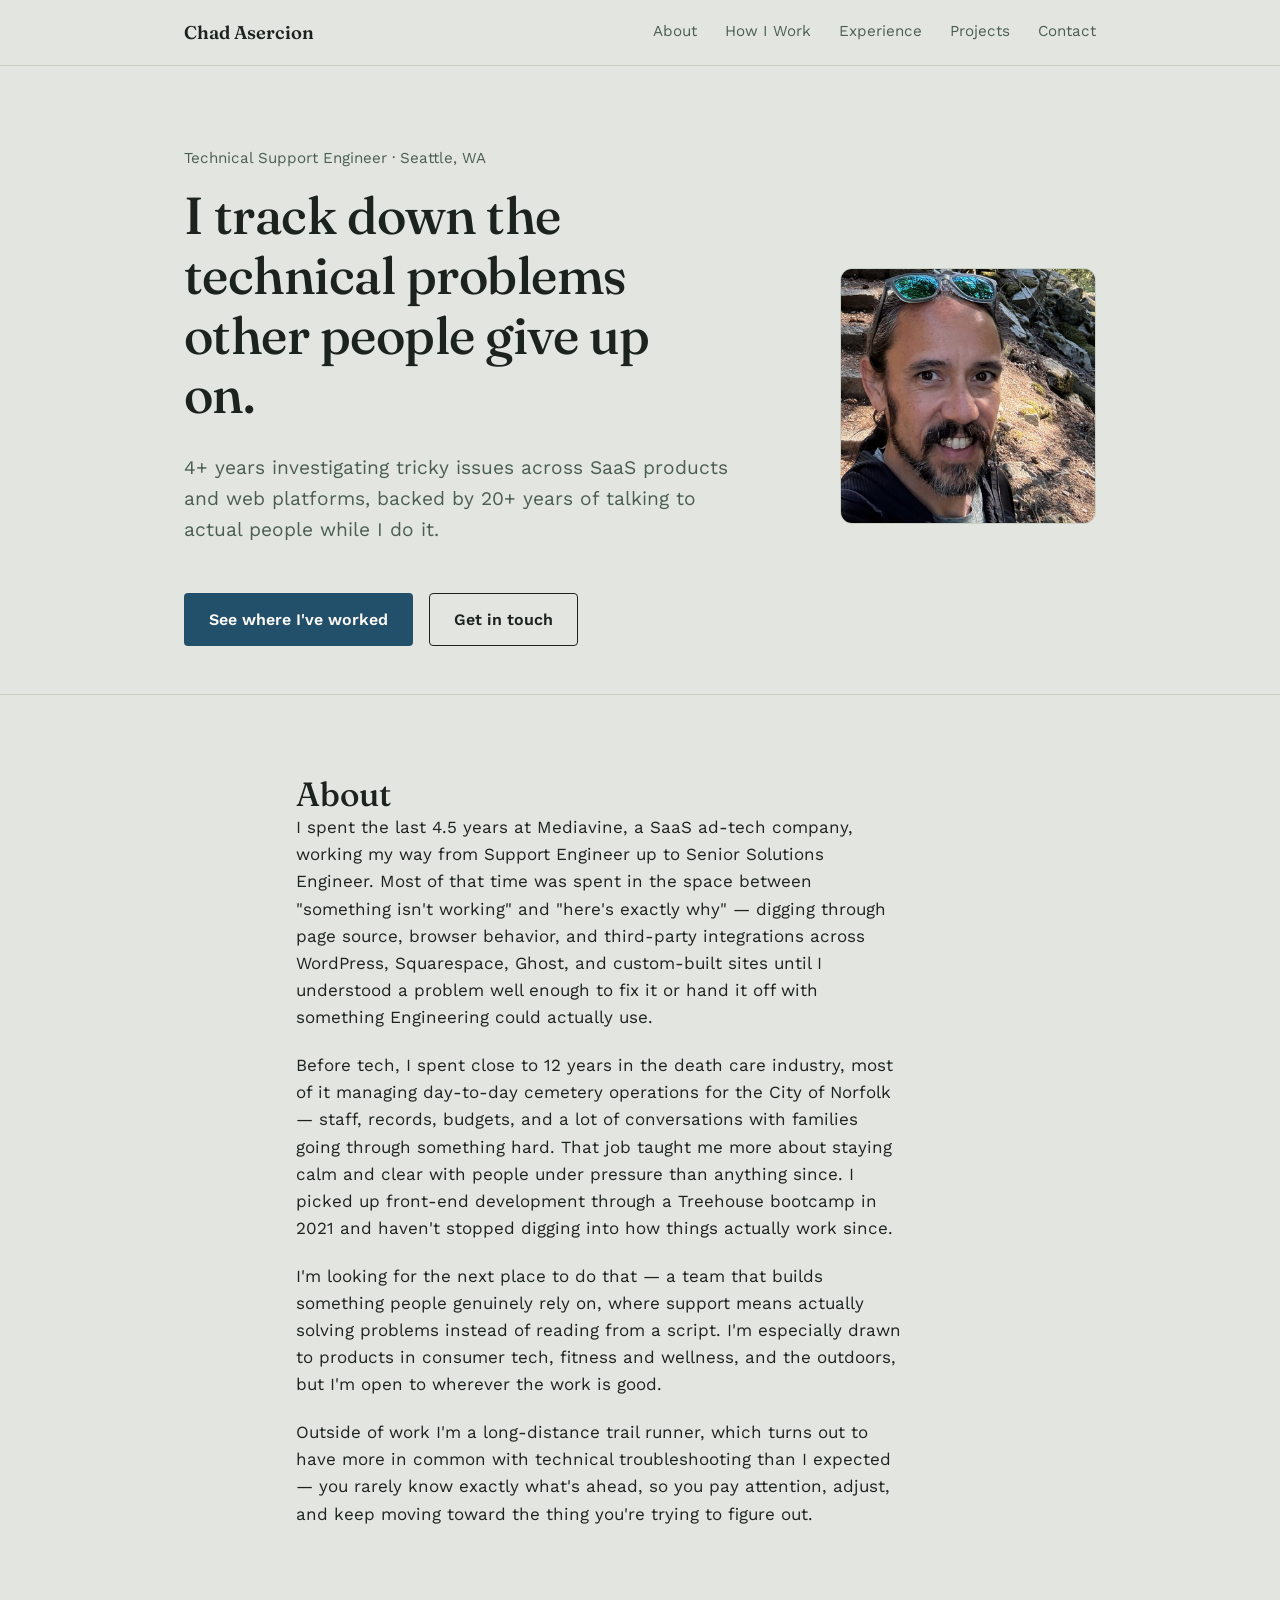
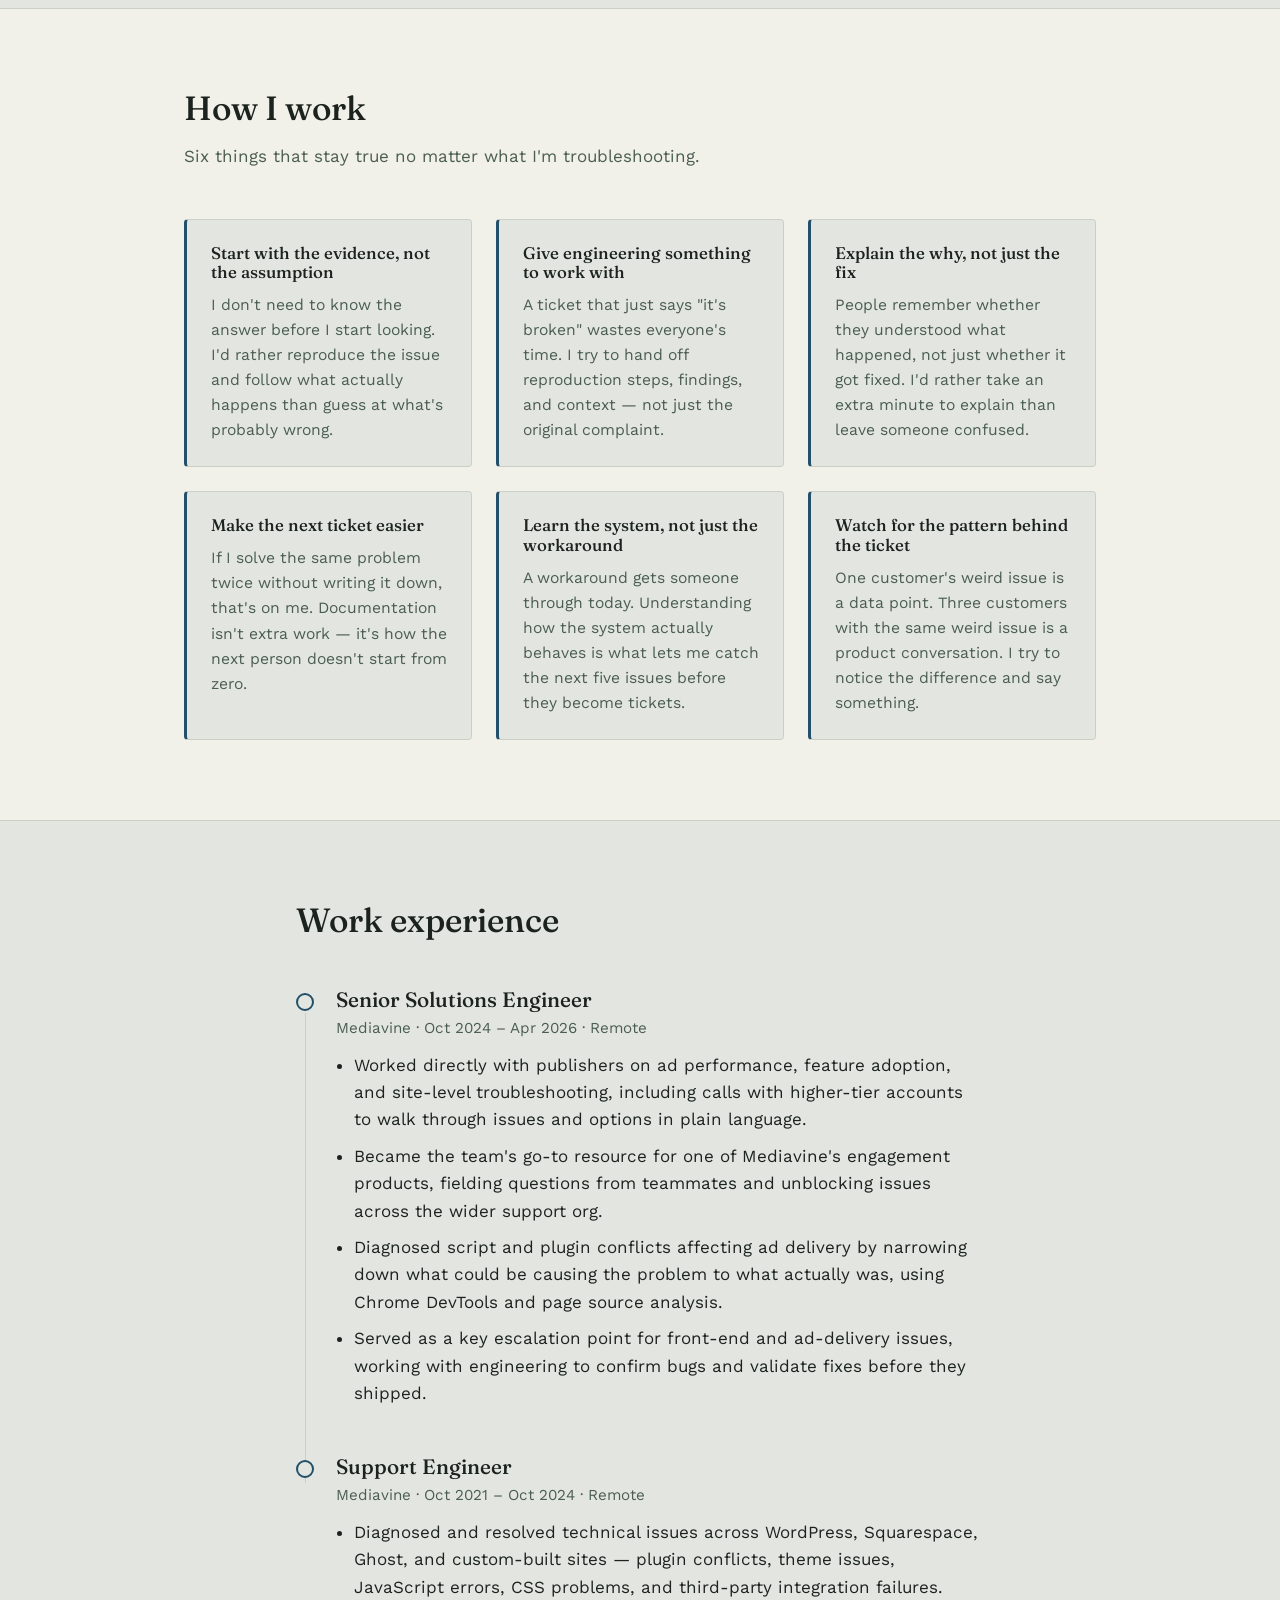
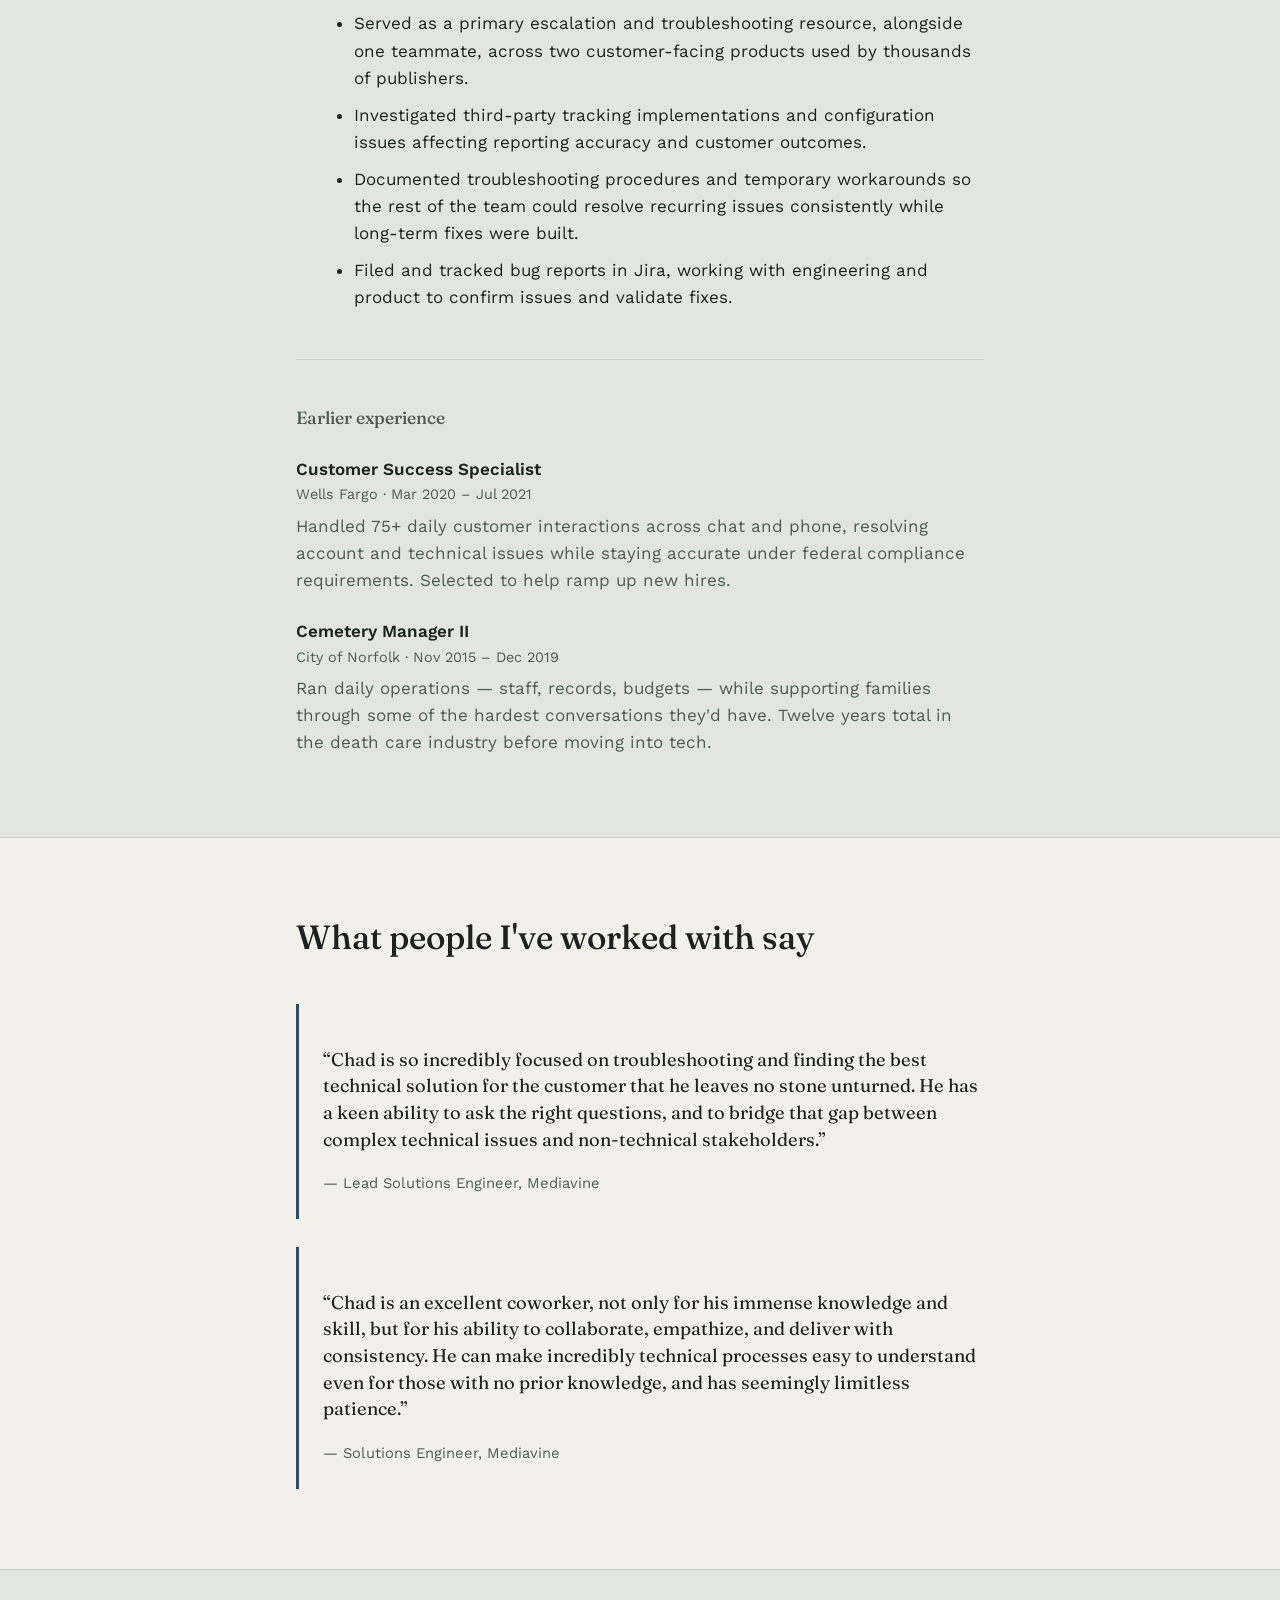
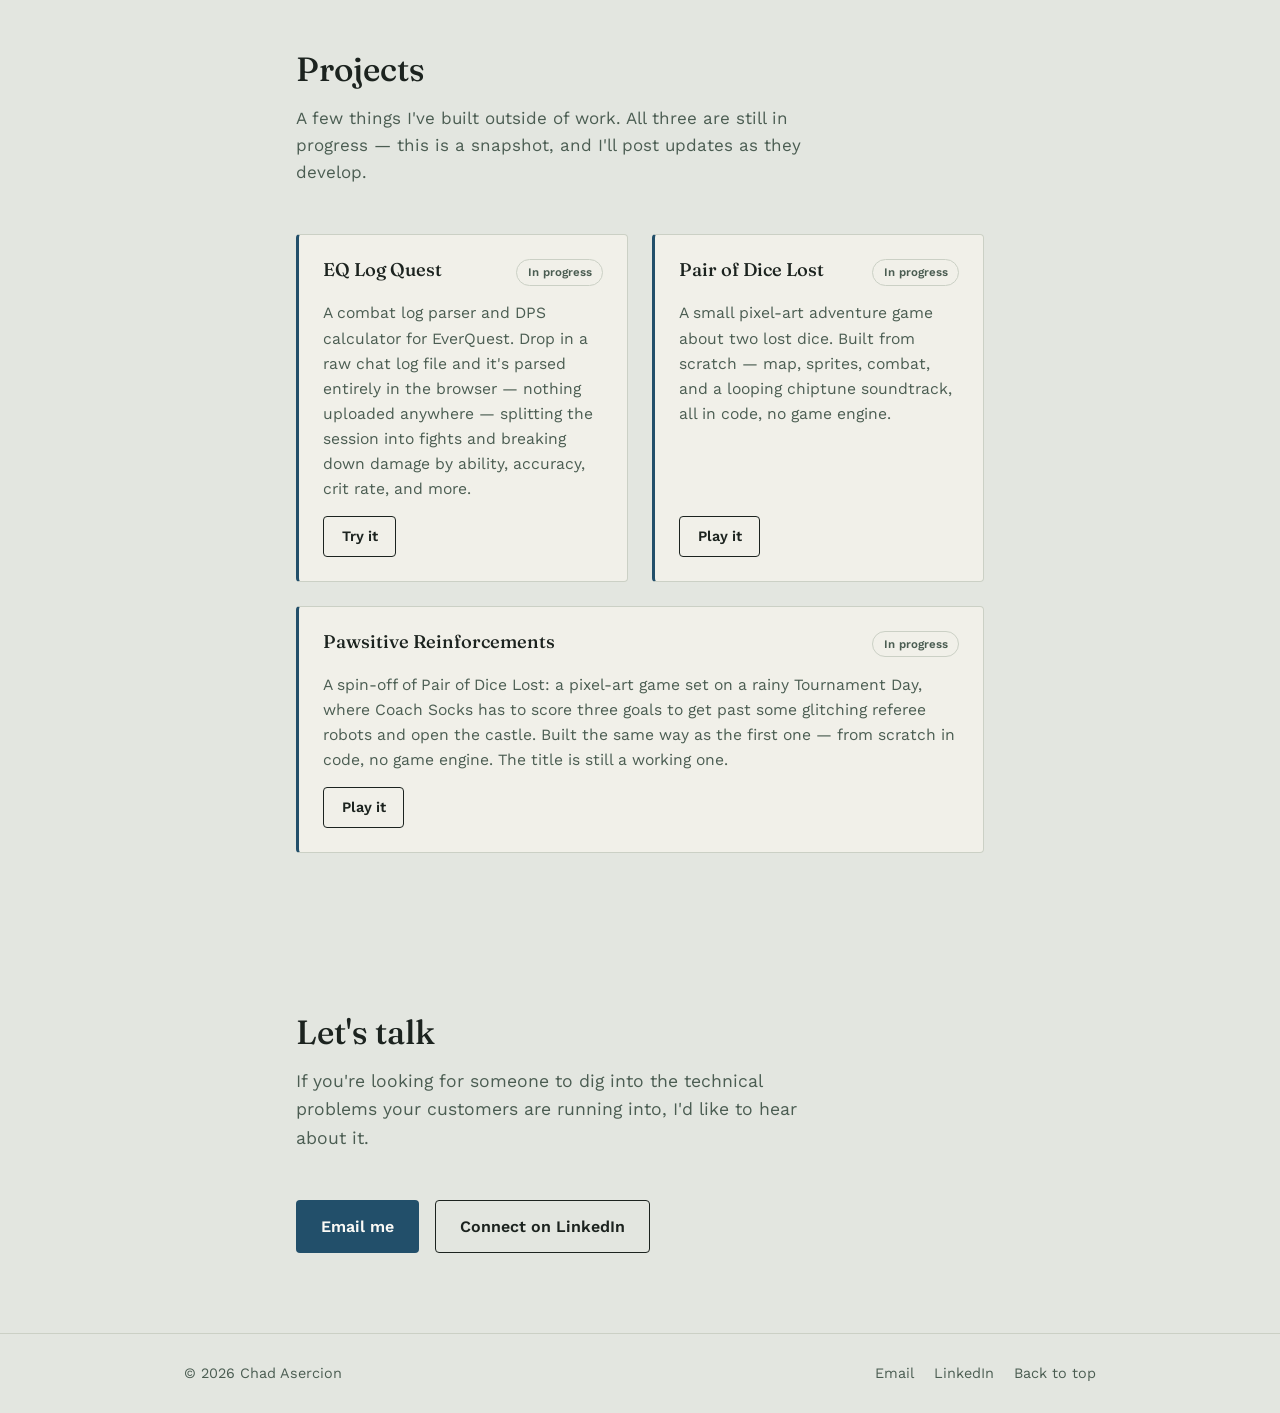
<file: index.html>
<!DOCTYPE html>
<html lang="en">
<head>
<meta charset="UTF-8">
<meta name="viewport" content="width=device-width, initial-scale=1.0">
<meta name="robots" content="noindex, nofollow">
<title>Chad Asercion — Technical Support Engineer</title>
<meta name="description" content="Chad Asercion is a technical support engineer who investigates the problems that don't have an obvious answer yet, and translates what he finds for the people who need to act on it.">

<!-- Open Graph -->
<meta property="og:title" content="Chad Asercion — Technical Support Engineer">
<meta property="og:description" content="4+ years investigating technical issues across SaaS products and web platforms, backed by 20+ years working directly with people.">
<meta property="og:type" content="website">

<link rel="preconnect" href="https://fonts.googleapis.com">
<link rel="preconnect" href="https://fonts.gstatic.com" crossorigin>
<link href="https://fonts.googleapis.com/css2?family=Fraunces:opsz,wght@9..144,400;9..144,500;9..144,600&family=Work+Sans:wght@400;500;600&display=swap" rel="stylesheet">

<link rel="stylesheet" href="styles.css">
</head>
<body>

<a class="skip-link" href="#main">Skip to content</a>

<header class="site-header">
  <div class="wrap site-header__row">
    <a href="#top" class="wordmark">Chad Asercion</a>
    <nav class="site-nav" aria-label="Primary">
      <a href="#about">About</a>
      <a href="#how-i-work">How I Work</a>
      <a href="#experience">Experience</a>
      <a href="#projects">Projects</a>
      <a href="#contact">Contact</a>
    </nav>
  </div>
</header>

<main id="main">

  <!-- ============ HERO ============ -->
  <section class="hero" id="top">
    <div class="wrap hero__inner">
      <div class="hero__text">
        <p class="hero__eyebrow">Technical Support Engineer · Seattle, WA</p>
        <h1 class="hero__headline">I track down the technical problems other people give up on.</h1>
        <p class="hero__summary">4+ years investigating tricky issues across SaaS products and web platforms, backed by 20+ years of talking to actual people while I do it.</p>
        <div class="hero__actions">
          <a class="btn btn--primary" href="#experience">See where I've worked</a>
          <a class="btn btn--ghost" href="#contact">Get in touch</a>
        </div>
      </div>
      <img class="hero__photo" src="headshot.jpg" alt="Chad Asercion" width="800" height="800">
    </div>
  </section>

  <!-- ============ ABOUT ============ -->
  <section class="section" id="about">
    <div class="wrap section--narrow">
      <h2 class="section__heading">About</h2>
      <div class="prose">
        <p>I spent the last 4.5 years at Mediavine, a SaaS ad-tech company, working my way from Support Engineer up to Senior Solutions Engineer. Most of that time was spent in the space between "something isn't working" and "here's exactly why" — digging through page source, browser behavior, and third-party integrations across WordPress, Squarespace, Ghost, and custom-built sites until I understood a problem well enough to fix it or hand it off with something Engineering could actually use.</p>
        <p>Before tech, I spent close to 12 years in the death care industry, most of it managing day-to-day cemetery operations for the City of Norfolk — staff, records, budgets, and a lot of conversations with families going through something hard. That job taught me more about staying calm and clear with people under pressure than anything since. I picked up front-end development through a Treehouse bootcamp in 2021 and haven't stopped digging into how things actually work since.</p>
        <p>I'm looking for the next place to do that — a team that builds something people genuinely rely on, where support means actually solving problems instead of reading from a script. I'm especially drawn to products in consumer tech, fitness and wellness, and the outdoors, but I'm open to wherever the work is good.</p>
        <p>Outside of work I'm a long-distance trail runner, which turns out to have more in common with technical troubleshooting than I expected — you rarely know exactly what's ahead, so you pay attention, adjust, and keep moving toward the thing you're trying to figure out.</p>
      </div>
    </div>
  </section>

  <!-- ============ HOW I WORK ============ -->
  <section class="section section--alt" id="how-i-work">
    <div class="wrap">
      <h2 class="section__heading">How I work</h2>
      <p class="section__intro">Six things that stay true no matter what I'm troubleshooting.</p>

      <div class="principles-grid">
        <article class="principle-card">
          <h3>Start with the evidence, not the assumption</h3>
          <p>I don't need to know the answer before I start looking. I'd rather reproduce the issue and follow what actually happens than guess at what's probably wrong.</p>
        </article>
        <article class="principle-card">
          <h3>Give engineering something to work with</h3>
          <p>A ticket that just says "it's broken" wastes everyone's time. I try to hand off reproduction steps, findings, and context — not just the original complaint.</p>
        </article>
        <article class="principle-card">
          <h3>Explain the why, not just the fix</h3>
          <p>People remember whether they understood what happened, not just whether it got fixed. I'd rather take an extra minute to explain than leave someone confused.</p>
        </article>
        <article class="principle-card">
          <h3>Make the next ticket easier</h3>
          <p>If I solve the same problem twice without writing it down, that's on me. Documentation isn't extra work — it's how the next person doesn't start from zero.</p>
        </article>
        <article class="principle-card">
          <h3>Learn the system, not just the workaround</h3>
          <p>A workaround gets someone through today. Understanding how the system actually behaves is what lets me catch the next five issues before they become tickets.</p>
        </article>
        <article class="principle-card">
          <h3>Watch for the pattern behind the ticket</h3>
          <p>One customer's weird issue is a data point. Three customers with the same weird issue is a product conversation. I try to notice the difference and say something.</p>
        </article>
      </div>
    </div>
  </section>

  <!-- ============ EXPERIENCE ============ -->
  <section class="section" id="experience">
    <div class="wrap section--narrow">
      <h2 class="section__heading">Work experience</h2>

      <div class="timeline">

        <article class="timeline-item">
          <div class="timeline-item__marker" aria-hidden="true"></div>
          <div class="timeline-item__content">
            <div class="timeline-item__head">
              <h3>Senior Solutions Engineer</h3>
              <p class="timeline-item__meta">Mediavine · Oct 2024 – Apr 2026 · Remote</p>
            </div>
            <ul class="timeline-item__list">
              <li>Worked directly with publishers on ad performance, feature adoption, and site-level troubleshooting, including calls with higher-tier accounts to walk through issues and options in plain language.</li>
              <li>Became the team's go-to resource for one of Mediavine's engagement products, fielding questions from teammates and unblocking issues across the wider support org.</li>
              <li>Diagnosed script and plugin conflicts affecting ad delivery by narrowing down what could be causing the problem to what actually was, using Chrome DevTools and page source analysis.</li>
              <li>Served as a key escalation point for front-end and ad-delivery issues, working with engineering to confirm bugs and validate fixes before they shipped.</li>
            </ul>
          </div>
        </article>

        <article class="timeline-item">
          <div class="timeline-item__marker" aria-hidden="true"></div>
          <div class="timeline-item__content">
            <div class="timeline-item__head">
              <h3>Support Engineer</h3>
              <p class="timeline-item__meta">Mediavine · Oct 2021 – Oct 2024 · Remote</p>
            </div>
            <ul class="timeline-item__list">
              <li>Diagnosed and resolved technical issues across WordPress, Squarespace, Ghost, and custom-built sites — plugin conflicts, theme issues, JavaScript errors, CSS problems, and third-party integration failures.</li>
              <li>Served as a primary escalation and troubleshooting resource, alongside one teammate, across two customer-facing products used by thousands of publishers.</li>
              <li>Investigated third-party tracking implementations and configuration issues affecting reporting accuracy and customer outcomes.</li>
              <li>Documented troubleshooting procedures and temporary workarounds so the rest of the team could resolve recurring issues consistently while long-term fixes were built.</li>
              <li>Filed and tracked bug reports in Jira, working with engineering and product to confirm issues and validate fixes.</li>
            </ul>
          </div>
        </article>

      </div>

      <div class="earlier-experience">
        <h3 class="earlier-experience__heading">Earlier experience</h3>
        <ul class="earlier-experience__list">
          <li>
            <span class="earlier-experience__role">Customer Success Specialist</span>
            <span class="earlier-experience__meta">Wells Fargo · Mar 2020 – Jul 2021</span>
            <p>Handled 75+ daily customer interactions across chat and phone, resolving account and technical issues while staying accurate under federal compliance requirements. Selected to help ramp up new hires.</p>
          </li>
          <li>
            <span class="earlier-experience__role">Cemetery Manager II</span>
            <span class="earlier-experience__meta">City of Norfolk · Nov 2015 – Dec 2019</span>
            <p>Ran daily operations — staff, records, budgets — while supporting families through some of the hardest conversations they'd have. Twelve years total in the death care industry before moving into tech.</p>
          </li>
        </ul>
      </div>
    </div>
  </section>

  <!-- ============ TESTIMONIALS ============ -->
  <section class="section section--alt" id="testimonials">
    <div class="wrap section--narrow">
      <h2 class="section__heading">What people I've worked with say</h2>
      <div class="testimonials">
        <figure class="testimonial">
          <blockquote>
            <p>“Chad is so incredibly focused on troubleshooting and finding the best technical solution for the customer that he leaves no stone unturned. He has a keen ability to ask the right questions, and to bridge that gap between complex technical issues and non-technical stakeholders.”</p>
          </blockquote>
          <figcaption>— Lead Solutions Engineer, Mediavine</figcaption>
        </figure>
        <figure class="testimonial">
          <blockquote>
            <p>“Chad is an excellent coworker, not only for his immense knowledge and skill, but for his ability to collaborate, empathize, and deliver with consistency. He can make incredibly technical processes easy to understand even for those with no prior knowledge, and has seemingly limitless patience.”</p>
          </blockquote>
          <figcaption>— Solutions Engineer, Mediavine</figcaption>
        </figure>
      </div>
    </div>
  </section>

  <!-- ============ PROJECTS ============ -->
  <section class="section" id="projects">
    <div class="wrap section--narrow">
      <h2 class="section__heading">Projects</h2>
      <p class="section__intro">A few things I've built outside of work. All three are still in progress — this is a snapshot, and I'll post updates as they develop.</p>

      <div class="projects-grid">
        <article class="project-card">
          <div class="project-card__head">
            <h3>EQ Log Quest</h3>
            <span class="project-badge">In progress</span>
          </div>
          <p>A combat log parser and DPS calculator for EverQuest. Drop in a raw chat log file and it's parsed entirely in the browser — nothing uploaded anywhere — splitting the session into fights and breaking down damage by ability, accuracy, crit rate, and more.</p>
          <a class="btn btn--ghost btn--small" href="eq-log-quest/" target="_blank" rel="noopener">Try it</a>
        </article>
        <article class="project-card">
          <div class="project-card__head">
            <h3>Pair of Dice Lost</h3>
            <span class="project-badge">In progress</span>
          </div>
          <p>A small pixel-art adventure game about two lost dice. Built from scratch — map, sprites, combat, and a looping chiptune soundtrack, all in code, no game engine.</p>
          <a class="btn btn--ghost btn--small" href="pair-of-dice-lost/" target="_blank" rel="noopener">Play it</a>
        </article>
        <article class="project-card">
          <div class="project-card__head">
            <h3>Pawsitive Reinforcements</h3>
            <span class="project-badge">In progress</span>
          </div>
          <p>A spin-off of Pair of Dice Lost: a pixel-art game set on a rainy Tournament Day, where Coach Socks has to score three goals to get past some glitching referee robots and open the castle. Built the same way as the first one — from scratch in code, no game engine. The title is still a working one.</p>
          <a class="btn btn--ghost btn--small" href="pawsitive-reinforcements/" target="_blank" rel="noopener">Play it</a>
        </article>
      </div>
    </div>
  </section>

  <!-- ============ CONTACT CTA ============ -->
  <section class="section contact" id="contact">
    <div class="wrap section--narrow contact__inner">
      <h2 class="section__heading">Let's talk</h2>
      <p>If you're looking for someone to dig into the technical problems your customers are running into, I'd like to hear about it.</p>
      <div class="hero__actions">
        <a class="btn btn--primary" href="mailto:chad.asercion@gmail.com">Email me</a>
        <a class="btn btn--ghost" href="https://linkedin.com/in/chad-asercion" target="_blank" rel="noopener">Connect on LinkedIn</a>
      </div>
    </div>
  </section>

</main>

<!-- ============ FOOTER ============ -->
<footer class="site-footer">
  <div class="wrap site-footer__row">
    <p>© <span id="year">2026</span> Chad Asercion</p>
    <nav class="site-footer__links" aria-label="Footer">
      <a href="mailto:chad.asercion@gmail.com">Email</a>
      <a href="https://linkedin.com/in/chad-asercion" target="_blank" rel="noopener">LinkedIn</a>
      <a href="#top">Back to top</a>
    </nav>
  </div>
</footer>

<script src="script.js"></script>
</body>
</html>
</file>
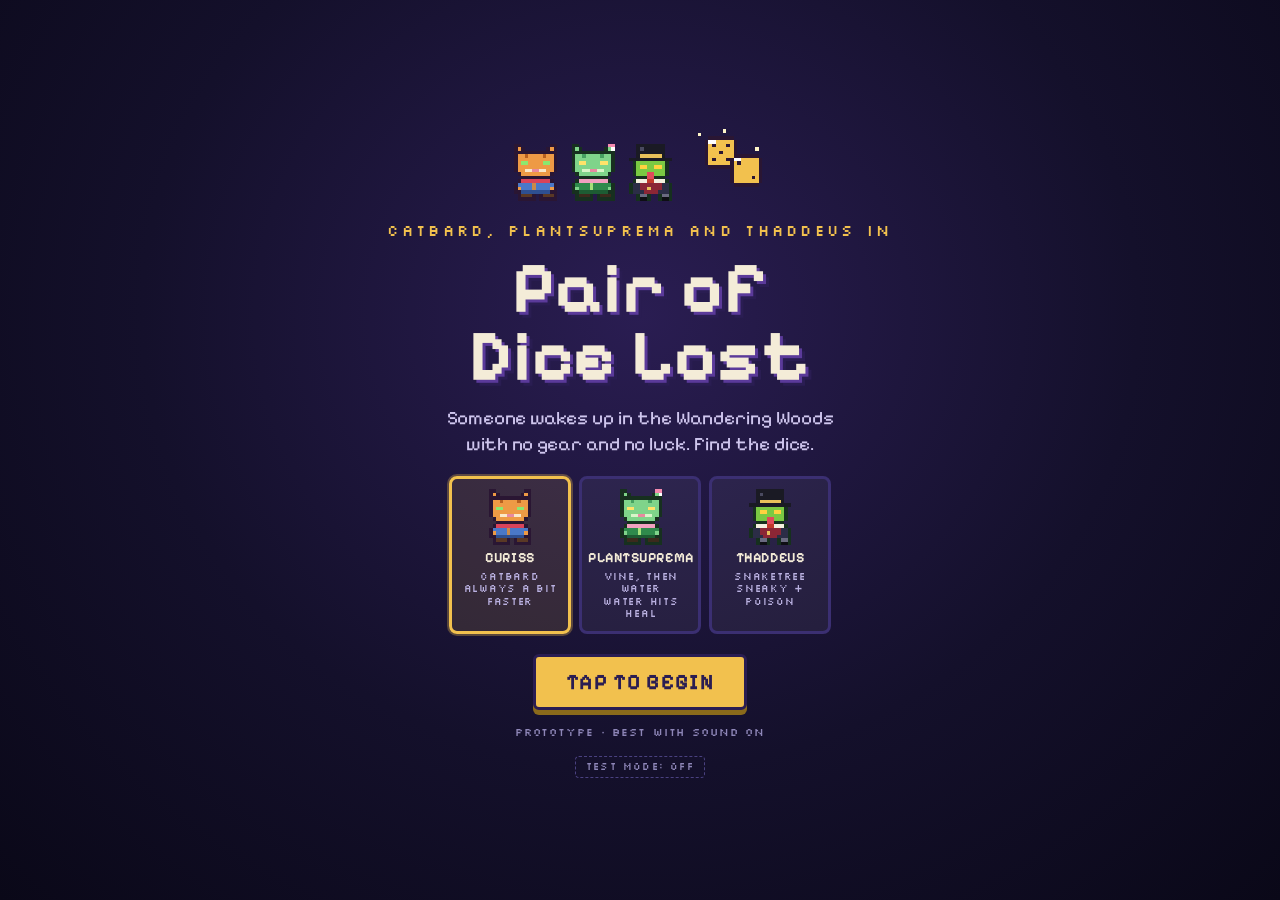
<file: pair-of-dice-lost/index.html>
<!doctype html><html><head><meta charset=utf8><meta name=viewport content="width=device-width,initial-scale=1,viewport-fit=cover"><style>:root{color-scheme:light;box-sizing:border-box;padding-top:env(safe-area-inset-top,0px);padding-bottom:env(safe-area-inset-bottom,0px)}html{scroll-padding-top:env(safe-area-inset-top,0px)}body{margin:0;padding:0;font:14px -apple-system,BlinkMacSystemFont,sans-serif;background:#fff;color:#000}img{max-width:100%}[hidden]:not([hidden=until-found i]){display:none!important}</style></head><body>
<meta name="robots" content="noindex, nofollow">
<title>Pair of Dice Lost</title>
<meta name="claude:viewport-fit-sides" content="cover">
<link rel="preconnect" href="https://fonts.googleapis.com">
<link rel="preconnect" href="https://fonts.gstatic.com" crossorigin>
<link href="https://fonts.googleapis.com/css2?family=Pixelify+Sans:wght@400..700&family=Silkscreen&display=swap" rel="stylesheet">
<style>
/* Layout: one-screen game. The stage fills the page and the canvas sits in it at a whole-number pixel scale.
   Touch pad sits below the canvas in portrait and floats over its corners in landscape.
   One deliberate dark look (dusk wood, violet runes, gold dice), so no light theme. */
:root {
  --night: #0f0c1f;
  --ink: #f4ecd8;
  --gold: #f2c14e;
  --violet: #8a63d2;
  --deep: #2a1d52;
  --win-a: #2f46aa;
  --win-b: #18235f;
  --edge: #e9e4ff;
  --rune: #7ff0ff;
  --display: "Pixelify Sans", "Courier New", monospace;
  --label: "Silkscreen", "Courier New", monospace;
  color-scheme: dark;
}
* { box-sizing: border-box; }
html, body { height: 100%; min-height: 480px; }
body {
  margin: 0; background: var(--night); color: var(--ink); font-family: var(--display); overflow: hidden;
  padding-left: max(16px, env(safe-area-inset-left, 0px));
  padding-right: max(16px, env(safe-area-inset-right, 0px));
  -webkit-user-select: none; user-select: none; -webkit-touch-callout: none; touch-action: none;
}
#app { position: relative; height: 100%; min-height: 480px; display: flex; flex-direction: column; gap: 8px; }
#stage { flex: 1; min-height: 0; display: grid; place-items: center; }
#screen { position: relative; overflow: hidden; background: #000; box-shadow: 0 0 0 2px #3b2f72, 0 10px 40px rgba(0,0,0,.6); --u: 2px; }
#c { display: block; width: 100%; height: 100%; image-rendering: crisp-edges; image-rendering: pixelated; }

#hud { position: absolute; left: calc(var(--u) * 3); top: calc(var(--u) * 3); display: flex; flex-direction: column; align-items: flex-start; gap: calc(var(--u) * 2);
  padding: calc(var(--u) * 2) calc(var(--u) * 3); background: rgba(15,12,31,.72); border-radius: calc(var(--u) * 2);
  font: 400 max(10px, calc(var(--u) * 5))/1 var(--label); letter-spacing: .08em; }
.hrow { display: flex; align-items: center; gap: calc(var(--u) * 3); flex-wrap: wrap; }
#runes, .lk { display: flex; gap: calc(var(--u) * 3); }
#runes i, .lk i { display: block; width: max(7px, calc(var(--u) * 3.5)); height: max(7px, calc(var(--u) * 3.5)); transform: rotate(45deg); border: 2px solid #57527a; background: transparent; }
#runes i.on { background: var(--rune); border-color: #c8fbff; box-shadow: 0 0 8px var(--rune); }
.lk i { border-color: #6e5a1f; }
.lk i.on { background: var(--gold); border-color: #fff1b8; box-shadow: 0 0 8px var(--gold); }
#hp { display: flex; gap: calc(var(--u) * 1.5); }
.heart { display: block; width: max(11px, calc(var(--u) * 5)); aspect-ratio: 7 / 6; background: center / contain no-repeat url("data:image/svg+xml,%3Csvg xmlns='http://www.w3.org/2000/svg' viewBox='0 0 7 6' shape-rendering='crispEdges'%3E%3Cg fill='%23ee4a62'%3E%3Crect x='1' y='0' width='2' height='1'/%3E%3Crect x='4' y='0' width='2' height='1'/%3E%3Crect x='0' y='1' width='7' height='2'/%3E%3Crect x='1' y='3' width='5' height='1'/%3E%3Crect x='2' y='4' width='3' height='1'/%3E%3Crect x='3' y='5' width='1' height='1'/%3E%3C/g%3E%3C/svg%3E"); }
.heart { position: relative; }
.heart.half::after { content: ''; position: absolute; inset: 0; background: center / contain no-repeat url("data:image/svg+xml,%3Csvg xmlns='http://www.w3.org/2000/svg' viewBox='0 0 7 6' shape-rendering='crispEdges'%3E%3Cg fill='%23ee4a62'%3E%3Crect x='1' y='0' width='2' height='1'/%3E%3Crect x='4' y='0' width='2' height='1'/%3E%3Crect x='0' y='1' width='7' height='2'/%3E%3Crect x='1' y='3' width='5' height='1'/%3E%3Crect x='2' y='4' width='3' height='1'/%3E%3Crect x='3' y='5' width='1' height='1'/%3E%3C/g%3E%3C/svg%3E"); clip-path: inset(0 50% 0 0); }
.heart.empty { background-image: url("data:image/svg+xml,%3Csvg xmlns='http://www.w3.org/2000/svg' viewBox='0 0 7 6' shape-rendering='crispEdges'%3E%3Cg fill='%233a3060'%3E%3Crect x='1' y='0' width='2' height='1'/%3E%3Crect x='4' y='0' width='2' height='1'/%3E%3Crect x='0' y='1' width='7' height='2'/%3E%3Crect x='1' y='3' width='5' height='1'/%3E%3Crect x='2' y='4' width='3' height='1'/%3E%3Crect x='3' y='5' width='1' height='1'/%3E%3C/g%3E%3C/svg%3E"); }
.chip { padding: calc(var(--u) * 1) calc(var(--u) * 2); border: 2px solid var(--violet); background: rgba(138,99,210,.3); font-size: .85em; }
.chip.x2 { border-color: var(--gold); background: rgba(242,193,78,.25); }
#btimer { width: calc(var(--u) * 14); height: calc(var(--u) * 1.5); background: rgba(255,255,255,.15); }
#btimer i { display: block; height: 100%; width: 100%; background: var(--violet); }

#topr { position: absolute; right: calc(var(--u) * 3); top: calc(var(--u) * 3); display: flex; gap: calc(var(--u) * 2); }
#snd, #rst { border: 0; cursor: pointer; color: var(--ink);
  background: rgba(15,12,31,.72); border-radius: calc(var(--u) * 2); padding: calc(var(--u) * 2) calc(var(--u) * 3);
  font: 400 max(10px, calc(var(--u) * 5))/1 var(--label); letter-spacing: .08em; }
#snd:focus-visible, #abtn:focus-visible, #bbtn:focus-visible, #go:focus-visible, #lock:focus-visible { outline: 2px solid var(--gold); outline-offset: 2px; }
#toast { position: absolute; left: 50%; top: calc(var(--u) * 16); transform: translateX(-50%); max-width: 90%; text-align: center;
  padding: calc(var(--u) * 2) calc(var(--u) * 4); background: rgba(15,12,31,.85); border: 2px solid var(--violet); border-radius: calc(var(--u) * 2);
  font: 500 clamp(13px, calc(var(--u) * 6), 22px)/1.2 var(--display); opacity: 0; transition: opacity .25s; pointer-events: none; }
#toast.show { opacity: 1; }

#dlg { position: absolute; left: calc(var(--u) * 5); right: calc(var(--u) * 5); bottom: calc(var(--u) * 5);
  padding: calc(var(--u) * 5) calc(var(--u) * 7) calc(var(--u) * 6);
  background: linear-gradient(var(--win-a), var(--win-b)); border: calc(var(--u) * 1.5) solid var(--edge); border-radius: calc(var(--u) * 3);
  box-shadow: 0 0 0 var(--u) #101746, 0 calc(var(--u) * 3) 0 var(--u) rgba(0,0,0,.4);
  font: 500 clamp(14px, calc(var(--u) * 7), 24px)/1.3 var(--display); }
#dwho { font: 400 .62em/1 var(--label); letter-spacing: .12em; color: var(--gold); margin-bottom: .5em; }
#dtxt { margin: 0; }
#dhid { visibility: hidden; }
#dmore { position: absolute; right: calc(var(--u) * 5); bottom: calc(var(--u) * 3); width: 0; height: 0;
  border: calc(var(--u) * 2.5) solid transparent; border-top-color: var(--gold); border-bottom: 0; animation: blink .8s steps(2) infinite; }
@keyframes blink { 50% { opacity: 0; } }

#dpanel { position: absolute; left: calc(var(--u) * 5); right: calc(var(--u) * 5); bottom: calc(var(--u) * 5); display: grid; gap: calc(var(--u) * 3);
  padding: calc(var(--u) * 4) calc(var(--u) * 5); background: linear-gradient(#2f2466, #1a1340); border: calc(var(--u) * 1.5) solid var(--gold);
  border-radius: calc(var(--u) * 3); box-shadow: 0 0 0 var(--u) #0e0a26; font: 500 clamp(13px, calc(var(--u) * 6), 22px)/1.2 var(--display); }
.ptitle { display: flex; justify-content: space-between; align-items: center; gap: 8px; font: 400 .6em/1.2 var(--label); letter-spacing: .12em; color: var(--gold); }
.pcards.one { grid-template-columns: 1fr; }
.pcards { display: grid; grid-template-columns: 1fr 1fr; gap: calc(var(--u) * 3); }
.dcard { min-width: 0; text-align: left; cursor: pointer; color: var(--ink); background: rgba(255,255,255,.08); border: 2px solid rgba(233,228,255,.35);
  border-radius: calc(var(--u) * 2); padding: calc(var(--u) * 3); display: grid; gap: .2em; font: inherit; touch-action: manipulation; }
.dcard b { font: 700 1.9em/1 var(--display); color: var(--gold); }
.dcard span { font: 400 .8em/1.1 var(--label); letter-spacing: .1em; }
.dcard small { font-size: .75em; color: #cfc6ee; line-height: 1.15; }
.dcard em { font: 400 .55em/1.1 var(--label); letter-spacing: .1em; color: var(--rune); font-style: normal; margin-top: .4em; }
.dcard:hover, .dcard:focus-visible { border-color: var(--gold); outline: none; }
.dcard.bump { animation: bump .25s; }
@keyframes bump { 50% { transform: scale(1.06); } }
.pfoot { display: flex; align-items: center; gap: calc(var(--u) * 3); }
.pbar { flex: 1; height: calc(var(--u) * 2); background: rgba(255,255,255,.15); }
.pbar i { display: block; height: 100%; width: 100%; background: var(--gold); }
#lock { border: 2px solid var(--deep); background: var(--gold); color: var(--deep); cursor: pointer; font: 700 .9em/1 var(--display); padding: .45em .9em; border-radius: calc(var(--u) * 2); }

#pad { display: none; height: calc(var(--joy) + 44px); padding: 4px 10px 14px 2px; align-items: center; justify-content: space-between; }
body.touch #pad { display: flex; }
:root { --joy: clamp(124px, 40vw, 168px); }
@media (orientation: landscape) { :root { --joy: clamp(116px, 42vh, 160px); } }
#joy { position: relative; flex: none; aspect-ratio: 1 / 1; width: var(--joy); height: var(--joy); border-radius: 50%; touch-action: none;
  background: radial-gradient(circle, rgba(138,99,210,.28), rgba(138,99,210,.08) 70%); border: 2px solid rgba(233,228,255,.35); }
#knob { position: absolute; left: 50%; top: 50%; width: calc(var(--joy) * .46); height: calc(var(--joy) * .46); margin: calc(var(--joy) * -.23) 0 0 calc(var(--joy) * -.23); border-radius: 50%;
  background: var(--ink); border: 3px solid var(--deep); opacity: .88; pointer-events: none; }
#btns { display: flex; align-items: flex-end; gap: 13px; flex: none; }
.bw { display: grid; justify-items: center; gap: 8px; }
#abtn, #bbtn { border-radius: 50%; border: 3px solid var(--deep); color: var(--deep); font: 700 34px/1 var(--display); touch-action: none; cursor: pointer; }
#abtn { width: 100px; height: 100px; background: var(--gold); box-shadow: 0 5px 0 #8a6a1b; }
#bbtn { width: 88px; height: 88px; background: #a98af0; box-shadow: 0 5px 0 #4b3a8a; }
#abtn.down, #bbtn.down { transform: translateY(4px); box-shadow: 0 1px 0 #0006; }
.lbl { font: 400 11px/1 var(--label); letter-spacing: .12em; color: var(--gold); min-height: 11px; }
@media (orientation: landscape) {
  body.touch #pad { position: absolute; left: 0; right: 0; bottom: 0; height: auto; pointer-events: none; }
  body.touch #pad > * { pointer-events: auto; }
}
#hint { margin: 0; padding-bottom: 8px; text-align: center; font: 400 11px/1.2 var(--label); letter-spacing: .1em; color: #9b92c4; }
body.touch #hint { display: none; }

#title { position: fixed; inset: 0; z-index: 20; display: grid; place-items: center; text-align: center;
  padding: max(24px, env(safe-area-inset-top, 0px)) max(16px, env(safe-area-inset-right, 0px)) max(24px, env(safe-area-inset-bottom, 0px)) max(16px, env(safe-area-inset-left, 0px));
  background: radial-gradient(ellipse at 50% 35%, #2a1d52 0%, #14102b 55%, #0a0818 100%); }
#title .box { display: grid; gap: 14px; justify-items: center; max-width: 560px; }
#tcv { width: min(288px, 70vw); height: auto; image-rendering: crisp-edges; image-rendering: pixelated; }
#title .eyebrow { font: 400 clamp(11px, 3vw, 15px)/1.2 var(--label); letter-spacing: .22em; text-transform: uppercase; color: var(--gold); }
#title h1 { margin: 0; font: 700 clamp(38px, 11vw, 72px)/.95 var(--display); text-wrap: balance; letter-spacing: .01em;
  text-shadow: 3px 3px 0 #5b3a9a, 6px 6px 0 #2a1d52; }
#title .sub { margin: 0; font: 400 clamp(15px, 4vw, 19px)/1.4 var(--display); color: #cfc6ee; max-width: 36ch; }
#picks { display: flex; gap: 8px; justify-content: center; margin-top: 4px; }
.pick { display: grid; justify-items: center; align-content: start; gap: 6px; width: min(122px, 30vw); padding: 10px 6px 10px; cursor: pointer; color: var(--ink);
  background: rgba(255,255,255,.05); border: 3px solid #3b2f72; border-radius: 8px; font: 400 12px/1.25 var(--label); letter-spacing: .06em; }
.pick canvas { width: 56px; height: 56px; image-rendering: pixelated; }
.pick b { font: 700 14px/1 var(--display); letter-spacing: .04em; }
.pick span { color: #b9b0e0; font-size: 10px; }
.pick[aria-pressed="true"] { border-color: var(--gold); background: rgba(242,193,78,.12); box-shadow: 0 0 0 2px rgba(242,193,78,.3); }
#tm { margin-top: 2px; cursor: pointer; background: none; color: #8e86b8; border: 1px dashed #4a4180; border-radius: 4px; padding: 5px 10px; font: 400 10px/1 var(--label); letter-spacing: .12em; }
#tm[aria-pressed="true"] { color: var(--gold); border-color: var(--gold); }
#go { margin-top: 6px; border: 3px solid var(--deep); background: var(--gold); color: var(--deep); cursor: pointer;
  font: 700 22px/1 var(--display); letter-spacing: .06em; padding: 14px 30px; border-radius: 6px; box-shadow: 0 5px 0 #8a6a1b; animation: nudge 1.4s ease-in-out infinite; }
#go:active { transform: translateY(4px); box-shadow: 0 1px 0 #8a6a1b; }
@keyframes nudge { 50% { transform: translateY(-3px); } }
#title .keys { font: 400 11px/1.5 var(--label); letter-spacing: .08em; color: #8e86b8; }
@media (prefers-reduced-motion: reduce) { #go, #dmore, .dcard.bump { animation: none; } #toast { transition: none; } }
</style>

<div id="app">
  <div id="stage">
    <div id="screen">
      <canvas id="c" width="240" height="160"></canvas>
      <div id="hud">
        <div class="hrow"><span>RUNES</span><div id="runes"><i></i><i></i><i></i></div></div>
        <div class="hrow"><div id="hp"></div></div>
        <div class="hrow" id="luckrow" hidden><span>LUCK</span><div class="lk" id="lucks"><i></i><i></i><i></i></div></div>
        <div class="hrow" id="buffs" hidden></div>
      </div>
      <div id="topr"><button id="rst" type="button">RESTART</button><button id="snd" type="button">SOUND ON</button></div>
      <div id="toast" role="status" aria-live="polite"></div>
      <div id="dlg" hidden aria-live="polite"><div id="dwho"></div><p id="dtxt"><span id="dvis"></span><span id="dhid"></span></p><i id="dmore"></i></div>
      <div id="dpanel" hidden>
        <div class="ptitle"><span id="psum"></span><span class="lk" id="pluck"><i></i><i></i><i></i></span></div>
        <div class="pcards"><button class="dcard" id="card1" type="button"></button><button class="dcard" id="card2" type="button"></button></div>
        <div class="pfoot"><div class="pbar"><i id="pbarfill"></i></div><button id="lock" type="button">LOCK IN</button></div>
      </div>
    </div>
  </div>
  <div id="pad">
    <div id="joy"><div id="knob"></div></div>
    <div id="btns">
      <div class="bw"><button id="bbtn" type="button" aria-label="Attack">B</button><div class="lbl">ATTACK</div></div>
      <div class="bw"><button id="abtn" type="button" aria-label="Action">A</button><div class="lbl" id="alabel">ACT</div></div>
    </div>
  </div>
  <p id="hint">ARROWS / WASD MOVE &nbsp;·&nbsp; SPACE ACT &nbsp;·&nbsp; J SWING &nbsp;·&nbsp; 1 / 2 NUDGE &nbsp;·&nbsp; M SOUND</p>
</div>

<div id="title">
  <div class="box">
    <canvas id="tcv" width="80" height="24"></canvas>
    <div class="eyebrow">Catbard, Plantsuprema and Thaddeus in</div>
    <h1>Pair of Dice Lost</h1>
    <p class="sub">Someone wakes up in the Wandering Woods with no gear and no luck. Find the dice.</p>
    <div id="picks">
      <button class="pick" id="pk0" type="button" aria-pressed="true"><canvas width="16" height="16"></canvas><b>CURISS</b><span>Catbard<br>Always a bit faster</span></button>
      <button class="pick" id="pk1" type="button" aria-pressed="false"><canvas width="16" height="16"></canvas><b>PLANTSUPREMA</b><span>Vine, then water<br>Water hits heal</span></button>
      <button class="pick" id="pk2" type="button" aria-pressed="false"><canvas width="16" height="16"></canvas><b>THADDEUS</b><span>Snaketree<br>Sneaky + poison</span></button>
    </div>
    <button id="go" type="button">TAP TO BEGIN</button>
    <div class="keys">PROTOTYPE · BEST WITH SOUND ON</div>
    <button id="tm" type="button" aria-pressed="false">TEST MODE: OFF</button>
  </div>
</div>

<script>
// If anything fails to start, say so on the title screen instead of leaving a blank page.
addEventListener('error', e => { const k = document.querySelector('#title .keys'); if (k) k.textContent = 'COULD NOT START: ' + e.message; });
</script>
<script>
/*MAP*/
function mulberry32(a){return function(){a|=0;a=a+0x6D2B79F5|0;let t=Math.imul(a^a>>>15,1|a);t=t+Math.imul(t^t>>>7,61|t)^t;return((t^t>>>14)>>>0)/4294967296;};}
const OMH=34, DY=40, NY=88, DYT=DY+NY, MW_FULL=56, MW=MW_FULL, MH=OMH+DY+NY;   // the original forest sits at the bottom; DY new rows are added to the north
const G0=0,G1=1,TREE=2,WATER=3,PATH=4,STONE=5,WALL=6,FLOWER=7,PILLAR=8,CARPET=9,BUSH=10,ROCK=11,BRIDGE=12,PLATE_OFF=13,PLATE_ON=14,GATE=15,PEDESTAL=16,SIGN=17,SIMFLOOR=18,CON_BLUE=19,CON_RED=20,CON_CLEAR=21,TECHWALL=22;
const SOLID=new Set([TREE,WATER,WALL,PILLAR,BUSH,ROCK,GATE,PEDESTAL,SIGN,CON_BLUE,CON_RED,CON_CLEAR,TECHWALL]);
const sh=([x,y])=>[x,y+DYT], shN=([x,y])=>[x,y+NY];
const PLATES=[[8,27],[32,27],[32,18]].map(sh);
const PED=sh([20,6]), START=sh([20,30]), PED2=shN([20,4]), BACKDOOR=sh([20,4]), BACKDOOR2=shN([20,2]);
const GATE_TILES=[[19,13],[20,13],[21,13]].map(sh);
const ROUTES=[[[11,27],[17,27]],[[24,27],[30,27]],[[23,18],[29,18]],[[20,15],[20,20]],[[15,9],[25,9]]].map(r=>r.map(sh));
const FOREST_RED=[[[20,39],[20,34]],[[13,30],[13,24]],[[14,22],[20,22]],[[20,19],[20,15]]].map(r=>r.map(shN));
const RUIN2=[[[[15,8],[25,8]],'blue'],[[[16,10],[24,10]],'red'],[[[16,5],[24,5]],'red']].map(([r,m])=>[r.map(shN),m]);
// three more forests north of the second ruin (final map coordinates)
const FAR_DEFS=[
  [[[20,86],[20,82]],'blue'],[[[24,79],[29,79]],'red'],[[[29,72],[29,68]],'red'],[[[20,65],[28,65]],'blue'],
  [[[15,62],[15,58]],'red'],[[[15,54],[15,51]],'red'],[[[18,49],[25,49]],'red'],[[[25,44],[25,40]],'red'],[[[14,37],[24,37]],'blue'],
  [[[13,32],[13,26]],'red'],[[[14,19],[21,19]],'red'],[[[21,16],[21,12]],'red']];
const BOSS_POS=[21,6];
const ENEMY_DEFS=[...ROUTES.map((r,i)=>[r,i===2?'red':'blue']),...FOREST_RED.map(r=>[r,'red']),...RUIN2,...FAR_DEFS];
function buildMapOld(){
  const MH=OMH, MW=40;   // the original forest is 40 wide; the annex is added to the east at the end
  const rnd=mulberry32(7), m=Array.from({length:MH},()=>new Array(MW).fill(G0));
  for(let y=0;y<MH;y++)for(let x=0;x<MW;x++){const r=rnd();m[y][x]=r<.62?G0:r<.94?G1:FLOWER;}
  for(let x=0;x<MW;x++){m[22][x]=WATER;m[23][x]=WATER;}
  for(let x=19;x<=21;x++){m[22][x]=BRIDGE;m[23][x]=BRIDGE;}
  for(let y=0;y<MH;y++)for(let x=0;x<MW;x++){
    const t=m[y][x]; if(t!==G0&&t!==G1&&t!==FLOWER)continue;
    if(x>=10&&x<=30&&y>=3&&y<=14)continue;
    const edge=x<3||x>=MW-3||y<3||y>=MH-2, band=x<6||x>=MW-6, r=rnd();
    if(edge||(band&&r<.5))m[y][x]=TREE; else if(r<.12)m[y][x]=TREE; else if(r<.15)m[y][x]=BUSH; else if(r<.17)m[y][x]=ROCK;
  }
  for(let y=14;y<=21;y++)for(let x=19;x<=21;x++)m[y][x]=PATH;
  for(let y=24;y<=31;y++)for(let x=19;x<=21;x++)m[y][x]=PATH;
  for(let x=9;x<=32;x++)m[18][x]=PATH;
  for(let x=8;x<=32;x++)m[27][x]=PATH;
  const x0=12,x1=28,y0=4,y1=13;
  for(let y=y0;y<=y1;y++)for(let x=x0;x<=x1;x++){
    const edge=x===x0||x===x1||y===y0||y===y1;
    if(!edge)m[y][x]=STONE;
    else{const corner=(x===x0||x===x1)&&(y===y0||y===y1);m[y][x]=(!corner&&rnd()<.1&&!(y===y1&&x>=18&&x<=22))?BUSH:WALL;}
  }
  for(const [x,y] of [[19,13],[20,13],[21,13]])m[y][x]=GATE;
  for(const [x,y] of [[14,6],[26,6],[14,11],[26,11]])m[y][x]=PILLAR;
  for(let y=7;y<=12;y++)m[y][20]=CARPET;
  m[6][20]=PEDESTAL;
  for(const [x,y] of [[8,27],[32,27],[32,18]])m[y][x]=PLATE_OFF;
  m[29][22]=SIGN; m[25][22]=SIGN; m[18][8]=SIGN; m[15][18]=SIGN;
  // east annex: more forest, then a combat simulator hall at the end of a trail that runs past the east rune plate
  const r2=mulberry32(99);
  for(let y=0;y<OMH;y++)for(let x=MW;x<MW_FULL;x++){
    let t;
    if(y===22||y===23)t=WATER;
    else{
      const r=r2(), q=r2(); t=r<.62?G0:r<.94?G1:FLOWER;
      if(y<3||y>=OMH-2||x>=MW_FULL-3)t=TREE; else if(x>=MW_FULL-6&&q<.5)t=TREE; else if(q<.12)t=TREE; else if(q<.15)t=BUSH; else if(q<.17)t=ROCK;
    }
    m[y].push(t);
  }
  for(let x=33;x<=40;x++)m[27][x]=PATH;
  const hx0=41,hx1=51,hy0=24,hy1=31;
  for(let y=hy0;y<=hy1;y++)for(let x=hx0;x<=hx1;x++){const edge=x===hx0||x===hx1||y===hy0||y===hy1;m[y][x]=edge?TECHWALL:SIMFLOOR;}
  m[27][41]=SIMFLOOR; m[25][43]=CON_BLUE; m[25][46]=CON_RED; m[25][49]=CON_CLEAR; m[26][40]=SIGN;
  return m;
}
function buildMap(){
  const old=buildMapOld(), rn=mulberry32(321), top=[], rf=mulberry32(555), far=[];
  const forestRow=(rg,y)=>{const row=[];for(let x=0;x<MW_FULL;x++){
    const r=rg(), q=rg(); let t=r<.6?G0:r<.93?G1:FLOWER;
    if(y<2||x<3||x>=37)t=TREE; else if(x<6&&q<.5)t=TREE; else if(q<.12)t=TREE; else if(q<.15)t=BUSH; else if(q<.17)t=ROCK;
    row.push(t);} return row;};
  for(let y=0;y<NY;y++)far.push(forestRow(rf,y));
  for(let y=0;y<DY;y++)top.push(forestRow(rn,y));
  const m=far.concat(top).concat(old), Y=y=>y+NY;
  const rect=(x0,x1,y0,y1)=>{for(let y=y0;y<=y1;y++)for(let x=x0;x<=x1;x++)m[y][x]=PATH;};
  const rectN=(x0,x1,y0,y1)=>rect(x0,x1,Y(y0),Y(y1));
  rectN(19,21,33,43); m[Y(DY+3)][19]=TREE; m[Y(DY+3)][21]=TREE; rectN(12,21,31,33); rectN(12,14,21,33); rectN(12,21,21,23); rectN(19,21,13,23);
  // the second ruin, with its door on the south side
  const x0=12,x1=28,y0=Y(2),y1=Y(12);
  for(let y=y0;y<=y1;y++)for(let x=x0;x<=x1;x++){
    const edge=x===x0||x===x1||y===y0||y===y1;
    if(!edge)m[y][x]=STONE;
    else{const corner=(x===x0||x===x1)&&(y===y0||y===y1);m[y][x]=(!corner&&rn()<.1&&y!==y1)?BUSH:WALL;}
  }
  for(let x=19;x<=21;x++)m[y1][x]=STONE;
  for(const [x,y] of [[14,5],[26,5],[14,9],[26,9]])m[Y(y)][x]=PILLAR;
  for(let y=5;y<=10;y++)m[Y(y)][20]=CARPET;
  m[PED2[1]][PED2[0]]=PEDESTAL;
  m[Y(41)][22]=SIGN; m[Y(16)][22]=SIGN;
  m[BACKDOOR[1]][BACKDOOR[0]]=GATE;   // the first shrine's back door, closed until its die is found
  m[BACKDOOR2[1]][BACKDOOR2[0]]=GATE; // the second shrine's back door
  // the far forests: one winding trail from the second shrine up to a clearing
  rect(19,21,80,NY+1); rect(19,30,78,80); rect(28,30,66,80); rect(14,30,64,66); rect(14,16,50,66); rect(14,26,48,50);
  rect(24,26,36,50); rect(12,26,36,38); rect(12,14,18,38); rect(12,22,18,20); rect(20,22,11,20); rect(13,29,3,10);
  m[85][22]=SIGN; m[13][23]=SIGN;
  m[BACKDOOR2[1]-1][19]=TREE; m[BACKDOOR2[1]-1][21]=TREE;   // the trail is only reachable through the door
  return m;
}
/*ENDMAP*/

/*SPR*/
const SPR_DATA={
  tHeadDown:["....hhhhhhhh....", "....hHhhhhhh....", "....hhhhhhhh....", "....hyyyyyyh....", "..hhhhhhhhhhhh..", "...oaaaaaaaao...", "...oaggaaggao...", "...oaaaaaaaao...", "...oaaappaaao...", "....oooppooo...."],
  tHeadUp:["....hhhhhhhh....", "....hHhhhhhh....", "....hhhhhhhh....", "....hyyyyyyh....", "..hhhhhhhhhhhh..", "...oaaaaaaaao...", "...oaaaaaaaao...", "...oaaddddaao...", "...oaaaaaaaao...", "....oooooooo...."],
  tHeadSide:["....hhhhhhhh....", "....hHhhhhhh....", "....hhhhhhhh....", "....hyyyyyyh....", "..hhhhhhhhhhhh..", "...oaaaaaaaaoo..", "...oaaaaaaaggao.", "...oaaaaaaaaaao.", "....oaaaaaaaopp.", "....ooooooooo..."],
  tBodyDown:["...owwwccwwwo...", "..obbvvvvvvbbo..", "..obbvvyvvvbbo..", "..obbbvvvvbbbo.."],
  tBodyUp:["...obbbbbbbbo...", "..obbbbbbbbbbo..", "..obbbbbobbbbo..", "..obbbbbobbbbo.."],
  tBodySide:["...obbwwwwbbo...", "...obbvvvvbbo...", "...obbvyvvbbo...", "...obbbbbbbbo..."],
  tLegsA:["....oTTo..oTTo..", "....osso..osso.."],
  tLegsB:["....oTTooTTo....", "....ossoosso...."],
  tLegsSA:["....oTTo.oTTo...", "....osso.osso..."],
  tLegsSB:["....ooTTTTo.....", "....osssso......"],
  headDown:["..oo........oo..","..oao......oao..","..oooooooooooo..","..oaadaaaadaao..","..oaaaaaaaaaao..","..oaggaaaaggao..","..oaaaaaaaaaao..","..oaawwppwwaao..","...oaaaaaaaao...","....oooooooo...."],
  bodyDown:["...orrrrrrrro...","..obbbbtbbbbbo..","..oabbbtbbbbao..","..ooBBBBBBBBoo.."],
  headUp:["..oo........oo..","..oao......oao..","..oooooooooooo..","..oaadaaaadaao..","..oaaaaaaaaaao..","..oaaaaddaaaao..","..oaaaaaaaaaao..","..oaaaaaaaaaao..","...oaaaaaaaao...","....oooooooo...."],
  bodyUp:["...orrrrrrrro...","..obbbttttbbbo..","..oabttttttbao..","..ooBBttttBBoo.."],
  headSide:[".....oo..oo.....","....oaaoaao.....","...oooooooooo...","..oaaddaaaaaao..","..oaaaaaaaaaao..","..oaaaaaaaggao..","..oaaaaaaaaaao..","..oaaaaaawwppo..","...oaaaaaawwo...","....oooooooo...."],
  bodySide:["...orrrrrrrro...","...obbbtbbbbo...","...oabbtbbbao...","...oBBBBBBBBo..."],
  legsA:["...okkko.okkko..","...ooooo.ooooo.."],
  legsB:["...okkko..okko..","...ooooo..oooo.."],
  robot:[".......yy.......",".......oo.......","..oooooooooooo..","..oLLLLLLLLLSo..","..oooooooooooo..","..ooEEEooEEEoo..","..oooooooooooo..","..oLssssssssSo..","...oooooooooo...","..ooooLLLLoooo..",".oSSoLssssLoSSo.",".oSSoLsyysLoSSo.",".ooooLssssLoooo.","...ooLLLLLLoo..."]
};
/*ENDSPR*/

(() => {
'use strict';
const $ = id => document.getElementById(id);
const canvas = $('c'), ctx = canvas.getContext('2d');
const reduce = matchMedia('(prefers-reduced-motion: reduce)').matches;
const isTouch = matchMedia('(pointer: coarse)').matches || 'ontouchstart' in window;
if (isTouch) document.body.classList.add('touch');

let VW = 240, VH = 160, S = 3, vig = null;
const R = (g, c, x, y, w, h) => { g.fillStyle = c; g.fillRect(x, y, w, h); };
const mk = fn => { const c = document.createElement('canvas'); c.width = c.height = 16; const g = c.getContext('2d'); fn(g); return c; };

// ---------- tiles, drawn in code ----------
const T = {};
const C = { g0: '#4c9a52', g1: '#3d8247', g2: '#6db863' };
function grassBase(g, seed) { const r = mulberry32(seed); R(g, C.g0, 0, 0, 16, 16); for (let i = 0; i < 9; i++) R(g, r() < .5 ? C.g1 : C.g2, (r() * 15) | 0, (r() * 15) | 0, 1, 1); }
function pathBase(g, seed = 11) { const r = mulberry32(seed); R(g, '#c8a56b', 0, 0, 16, 16); for (let i = 0; i < 10; i++) R(g, r() < .5 ? '#b08a52' : '#dcc08a', (r() * 15) | 0, (r() * 15) | 0, 1, 1); }
function stoneBase(g, seed = 21) {
  const r = mulberry32(seed); R(g, '#8b87a0', 0, 0, 16, 16);
  R(g, '#a7a3bb', 0, 0, 16, 1); R(g, '#a7a3bb', 0, 0, 1, 16); R(g, '#6a667e', 15, 0, 1, 16); R(g, '#6a667e', 0, 15, 16, 1);
  for (let i = 0; i < 5; i++) R(g, r() < .5 ? '#7b778f' : '#9a96ae', 2 + (r() * 12 | 0), 2 + (r() * 12 | 0), 1, 1);
}
T[G0] = mk(g => grassBase(g, 1));
T[G1] = mk(g => { grassBase(g, 2); const r = mulberry32(5); for (let i = 0; i < 3; i++) { const x = 2 + (r() * 11 | 0), y = 3 + (r() * 10 | 0); R(g, C.g1, x, y, 1, 2); R(g, C.g2, x + 1, y - 1, 1, 2); R(g, C.g1, x + 2, y, 1, 2); } });
T[FLOWER] = mk(g => { grassBase(g, 4); for (const [x, y, c] of [[3, 4, '#f08ab0'], [10, 3, '#ffe27a'], [7, 10, '#ffffff'], [12, 11, '#f08ab0']]) { R(g, '#3d8247', x, y + 1, 1, 2); R(g, c, x - 1, y, 3, 1); R(g, c, x, y - 1, 1, 3); R(g, '#f6c445', x, y, 1, 1); } });
T[TREE] = mk(g => {
  grassBase(g, 3); R(g, 'rgba(0,0,0,.25)', 3, 12, 11, 3); R(g, '#4a2c1a', 6, 10, 4, 6); R(g, '#6b4226', 6, 10, 2, 6);
  for (let y = 0; y < 13; y++) for (let x = 0; x < 16; x++) { const d = Math.hypot((x - 7.5) * .95, y - 6.2); if (d <= 7) R(g, d > 6 ? '#1b4a2b' : (x + y < 10 ? '#58b062' : (x + y > 17 ? '#24603a' : '#2f7a43')), x, y, 1, 1); }
});
T.water = [0, 1].map(f => mk(g => {
  R(g, '#3567b8', 0, 0, 16, 16);
  for (const [x, y, w] of [[2, 3, 4], [9, 10, 4], [5, 13, 5], [11, 5, 3]]) R(g, '#7fb0ee', (x + f * 2) % 14, (y + f) % 16, w, 1);
  R(g, '#2d58a0', 0, f ? 7 : 8, 16, 1);
}));
T[WATER] = T.water[0];
T[PATH] = mk(g => pathBase(g));
T[STONE] = mk(g => stoneBase(g));
T[WALL] = mk(g => {
  R(g, '#5b5876', 0, 0, 16, 16); R(g, '#7a7698', 0, 0, 16, 3);
  for (const y of [4, 8, 12]) R(g, '#44415c', 0, y, 16, 1);
  for (const [x, y] of [[4, 0], [10, 4], [4, 8], [10, 12], [2, 12]]) R(g, '#44415c', x, y === 0 ? 3 : y, 1, 4);
  for (const [x, y] of [[1, 5], [12, 9], [6, 13], [13, 1]]) R(g, '#4f8a55', x, y, 2, 1);
});
T[PILLAR] = mk(g => {
  stoneBase(g); R(g, 'rgba(0,0,0,.3)', 3, 13, 11, 2);
  R(g, '#d0cce6', 3, 1, 10, 2); R(g, '#a9a4c0', 4, 3, 8, 10); R(g, '#7c7898', 10, 3, 2, 10); R(g, '#d0cce6', 4, 3, 2, 10); R(g, '#8b87a0', 3, 13, 10, 2); R(g, '#4f8a55', 5, 10, 3, 1);
});
T[CARPET] = mk(g => { stoneBase(g); R(g, '#4b2e8a', 3, 0, 10, 16); R(g, '#f2c14e', 3, 0, 1, 16); R(g, '#f2c14e', 12, 0, 1, 16); R(g, '#7b5ad0', 7, 5, 2, 6); R(g, '#7b5ad0', 6, 7, 4, 2); });
T[BUSH] = mk(g => {
  grassBase(g, 6); R(g, 'rgba(0,0,0,.2)', 2, 12, 12, 3);
  for (let y = 2; y < 14; y++) for (let x = 1; x < 15; x++) { const d = Math.hypot(x - 7.5, (y - 8) * 1.1); if (d <= 6.3) R(g, d > 5.4 ? '#1b4a2b' : (x + y < 11 ? '#4fae58' : '#2d7a3a'), x, y, 1, 1); }
  for (const [x, y] of [[5, 6], [9, 9], [7, 11], [10, 5]]) R(g, '#d9435a', x, y, 1, 1);
});
T[ROCK] = mk(g => {
  grassBase(g, 8); R(g, 'rgba(0,0,0,.25)', 2, 12, 12, 3);
  for (let y = 3; y < 14; y++) for (let x = 1; x < 15; x++) { const d = Math.hypot((x - 7.5) * .9, (y - 9) * 1.25); if (d <= 6) R(g, d > 5 ? '#4a4a58' : (x + y < 14 ? '#b4b4c2' : '#7e7e8c'), x, y, 1, 1); }
});
T[BRIDGE] = mk(g => {
  R(g, '#8a5a30', 0, 0, 16, 16);
  for (const y of [0, 4, 8, 12]) { R(g, '#5d3a1d', 0, y, 16, 1); R(g, '#a06c3c', 0, y + 1, 16, 1); }
  R(g, '#5d3a1d', 0, 0, 2, 16); R(g, '#5d3a1d', 14, 0, 2, 16); R(g, '#7a4c26', 0, 0, 1, 16); R(g, '#7a4c26', 14, 0, 1, 16);
});
function plate(on) {
  return mk(g => {
    pathBase(g); R(g, '#5f5b78', 2, 2, 12, 12); R(g, '#8b87a0', 3, 3, 10, 10); R(g, on ? '#14566b' : '#6f6b84', 4, 4, 8, 8);
    const c = on ? '#7ff0ff' : '#57527a';
    for (const [x, y] of [[8, 5], [7, 6], [9, 6], [6, 7], [10, 7], [5, 8], [11, 8], [6, 9], [10, 9], [7, 10], [9, 10], [8, 11]]) R(g, c, x, y, 1, 1);
    if (on) R(g, '#c8fbff', 7, 7, 3, 3); else R(g, c, 8, 8, 1, 1);
  });
}
T[PLATE_OFF] = plate(false); T[PLATE_ON] = plate(true);
T[GATE] = mk(g => {
  R(g, '#2c2a3e', 0, 0, 16, 16);
  for (const x of [1, 7, 13]) { R(g, '#5b5876', x, 0, 2, 16); R(g, '#7a7698', x, 0, 1, 16); }
  R(g, '#3b3956', 0, 6, 16, 3); R(g, '#8a63d2', 6, 6, 4, 3); R(g, '#c8a8ff', 7, 7, 2, 1);
});
T[PEDESTAL] = mk(g => {
  stoneBase(g); R(g, 'rgba(0,0,0,.3)', 2, 14, 12, 2);
  R(g, '#7c7898', 3, 6, 10, 9); R(g, '#a9a4c0', 3, 6, 8, 9); R(g, '#d0cce6', 2, 5, 12, 2); R(g, '#f2c14e', 2, 4, 12, 1); R(g, '#8a6a1b', 2, 7, 12, 1);
  R(g, '#f2c14e', 7, 10, 2, 2);
});
T[SIGN] = mk(g => {
  grassBase(g, 9); R(g, 'rgba(0,0,0,.25)', 3, 13, 10, 2);
  R(g, '#6b4226', 7, 9, 2, 6); R(g, '#4a2c1a', 8, 9, 1, 6);
  R(g, '#4a2c1a', 2, 2, 12, 8); R(g, '#c28a4a', 3, 3, 10, 6); R(g, '#d9a55f', 3, 3, 10, 1);
  R(g, '#7a4e22', 4, 5, 8, 1); R(g, '#7a4e22', 4, 7, 6, 1);
});

T[SIMFLOOR] = mk(g => { R(g, '#232b40', 0, 0, 16, 16); R(g, '#2f3a5a', 0, 0, 16, 1); R(g, '#2f3a5a', 0, 0, 1, 16); R(g, '#171d30', 15, 0, 1, 16); R(g, '#171d30', 0, 15, 16, 1); R(g, '#34406a', 7, 7, 2, 2); R(g, '#4fc3ff', 7, 7, 1, 1); });
T[TECHWALL] = mk(g => { R(g, '#3a4258', 0, 0, 16, 16); R(g, '#5a6584', 0, 0, 16, 2); R(g, '#2a3044', 0, 14, 16, 2); R(g, '#2a3044', 7, 2, 2, 12); R(g, '#222838', 1, 3, 5, 3); R(g, '#222838', 10, 8, 5, 3); R(g, '#4fc3ff', 2, 4, 3, 1); R(g, '#4fc3ff', 11, 9, 3, 1); });
const consoleTile = (col, glyph) => mk(g => {
  R(g, '#232b40', 0, 0, 16, 16); R(g, '#3a4258', 1, 1, 14, 14); R(g, '#5a6584', 1, 1, 14, 1); R(g, '#222838', 2, 2, 12, 6);
  for (const [x, y] of glyph) R(g, col, x, y, 1, 1);
  R(g, '#171d30', 4, 9, 8, 5); R(g, col, 5, 10, 6, 3); R(g, '#ffffff', 6, 10, 2, 1);
});
T[CON_BLUE] = consoleTile('#4fc3ff', [[7, 4], [8, 4], [7, 5], [8, 5]]);
T[CON_RED] = consoleTile('#ff4a4a', [[5, 4], [6, 4], [5, 5], [6, 5], [9, 4], [10, 4], [9, 5], [10, 5]]);
T[CON_CLEAR] = consoleTile('#f2c14e', [[5, 3], [6, 4], [7, 5], [8, 5], [9, 4], [10, 3], [5, 6], [10, 6]]);

// ---------- sprites: the catbard and the Destructors ----------
const PAL = { o: '#2a1633', a: '#ee9a45', d: '#b8601f', w: '#fbe8c8', p: '#e88aa0', g: '#8be86f', r: '#d9435a', b: '#4a78c8', B: '#2e4f91', t: '#c98a4b', k: '#5a3825' };
function fromRowsP(rows, pal) { const c = document.createElement('canvas'); c.width = c.height = 16; const g = c.getContext('2d'); rows.forEach((row, y) => { for (let x = 0; x < 16; x++) { const ch = row[x]; if (ch && ch !== '.' && pal[ch]) R(g, pal[ch], x, y, 1, 1); } }); return c; }
const fromRows = rows => fromRowsP(rows, PAL);
function flipH(c) { const o = document.createElement('canvas'); o.width = o.height = 16; const g = o.getContext('2d'); g.translate(16, 0); g.scale(-1, 1); g.drawImage(c, 0, 0); return o; }
const D = SPR_DATA;
const PAL_VIC = {'o': '#16301e', 'a': '#7ac943', 'd': '#4f9a2e', 'g': '#ffd23f', 'p': '#e04a5a', 'w': '#f4f0e0', 'c': '#c0392b', 'b': '#2b2d46', 'v': '#8b2635', 'y': '#e8c15a', 'h': '#1a1a24', 'H': '#4a4a60', 'T': '#6a6a80', 's': '#0e0e14'};
const PAL_PLANT = { o: '#17301f', a: '#7fd48a', d: '#46a161', w: '#d8f5c8', p: '#e88aa0', g: '#ffe36a', r: '#f2a0c0', b: '#2f8a4c', B: '#1d5c33', t: '#a6e07a', k: '#3b2a1c' };
function makeSet(pal, deco) {
  const mkf = (h, b, l, dir) => { const c = fromRowsP([...h, ...b, ...l], pal); if (deco) deco(c.getContext('2d'), dir); return c; };
  const st = { 0: [mkf(D.headDown, D.bodyDown, D.legsA, 0), mkf(D.headDown, D.bodyDown, D.legsB, 0)],
               1: [mkf(D.headUp, D.bodyUp, D.legsA, 1), mkf(D.headUp, D.bodyUp, D.legsB, 1)],
               3: [mkf(D.headSide, D.bodySide, D.legsA, 3), mkf(D.headSide, D.bodySide, D.legsB, 3)] };
  st[2] = [flipH(st[3][0]), flipH(st[3][1])]; return st;
}
const sets = {
  curiss: makeSet(PAL),
  thad: (() => {   // Thaddeus: a top-hatted gentleman on two legs
    const f = (h, b, l) => fromRowsP([...D[h], ...D[b], ...D[l]], PAL_VIC);
    const st = { 0: [f('tHeadDown', 'tBodyDown', 'tLegsA'), f('tHeadDown', 'tBodyDown', 'tLegsB')],
                 1: [f('tHeadUp', 'tBodyUp', 'tLegsA'), f('tHeadUp', 'tBodyUp', 'tLegsB')],
                 3: [f('tHeadSide', 'tBodySide', 'tLegsSA'), f('tHeadSide', 'tBodySide', 'tLegsSB')] };
    st[2] = [flipH(st[3][0]), flipH(st[3][1])]; return st;
  })(),
  plant: makeSet(PAL_PLANT, (g, dir) => {   // a pink hoya blossom on one leaf-ear
    if (dir === 3) { R(g, '#f58bb0', 9, 0, 2, 1); R(g, '#ffffff', 9, 1, 1, 1); }
    else { R(g, '#f58bb0', 12, 0, 2, 1); R(g, '#ffffff', 13, 1, 1, 1); }
  })
};
let chr = 'curiss', spr = sets.curiss;
const RPAL = { o: '#1b1b2a', L: '#d3d9e6', s: '#9aa3b5', S: '#6b7388', k: '#4a5068', y: '#f2c14e' };
const robo = {};
for (const [name, eye] of [['blue', '#4fc3ff'], ['red', '#ff4a4a'], ['hit', '#ffffff'], ['boss', '#ff4a4a'], ['bosshit', '#ffffff']]) {
  const pal = { ...RPAL, E: eye }; if (name === 'hit' || name === 'bosshit') for (const k of 'LsSky') pal[k] = '#ffffff';
  if (name === 'red') Object.assign(pal, { L: '#e8bcbc', s: '#bc8a90', S: '#8c5662', y: '#ff4a4a' });
  if (name === 'boss') Object.assign(pal, { L: '#d3b8ff', s: '#9a72e0', S: '#5a3f9a', k: '#3a2a66', y: '#f2c14e' });
  const a = fromRowsP([...D.robot, ...D.legsA], pal), b = fromRowsP([...D.robot, ...D.legsB], pal);
  robo[name] = [a, b, flipH(a), flipH(b)];
}
const PIPS = { 1: [[1, 1]], 2: [[0, 0], [2, 2]], 3: [[0, 0], [1, 1], [2, 2]], 4: [[0, 0], [2, 0], [0, 2], [2, 2]], 5: [[0, 0], [2, 0], [1, 1], [0, 2], [2, 2]], 6: [[0, 0], [2, 0], [0, 1], [2, 1], [0, 2], [2, 2]] };
function drawDie(g, x, y, face, body = '#f4ecd8', pip = '#2a1633') {
  x = Math.round(x); y = Math.round(y);
  R(g, '#2a1633', x + 1, y, 7, 9); R(g, '#2a1633', x, y + 1, 9, 7); R(g, body, x + 1, y + 1, 7, 7); R(g, '#ffffff', x + 1, y + 1, 2, 1);
  for (const [cx, cy] of PIPS[face]) R(g, pip, x + 2 + cx * 2, y + 2 + cy * 2, 1, 1);
}
{
  const g = $('tcv').getContext('2d'); g.imageSmoothingEnabled = false;
  g.drawImage(sets.curiss[0][0], 3, 6); g.drawImage(sets.plant[0][0], 19, 6); g.drawImage(sets.thad[0][0], 35, 6); drawDie(g, 58, 4, 5, '#f2c14e'); drawDie(g, 65, 9, 2, '#f2c14e');
  R(g, '#fff6c8', 56, 3, 1, 1); R(g, '#fff6c8', 72, 7, 1, 1); R(g, '#fff6c8', 63, 2, 1, 1);
  for (const [i, k] of [[0, 'curiss'], [1, 'plant'], [2, 'thad']]) { const pc = $('pk' + i).querySelector('canvas').getContext('2d'); pc.imageSmoothingEnabled = false; pc.drawImage(sets[k][0][0], 0, 0); }
}

// ---------- world state ----------
let map = buildMap();
const SOLID_AT = (tx, ty) => tx < 0 || ty < 0 || tx >= MW || ty >= MH || SOLID.has(map[ty][tx]);
const tileAt = (x, y) => [Math.floor(x / 16), Math.floor(y / 16)];
const P = { x: START[0] * 16 + 8, y: START[1] * 16 + 10, dir: 1, anim: 0, moving: false };
const cam = { x: 0, y: 0 };
const stats = { hp: 5, max: 5, luck: 2, maxLuck: 3, hurt: 0, swing: -1, swingHit: false, cd: 0, combo: 0, kind: 'sword', healCd: 0 };
const buffs = { swift: 0, sharp: 0, shield: 0, spark: 0, whirl: 0, timer: 0 };
const BUFF_TIME = 25;
let state = 'title', time = 0, shake = 0, flash = 0, redFlash = 0, blackA = 0, downT = 0;
let hasDice = false, diceN = 0, itemT = 0, platesLit = 0, luckT = 0, curPed = null, check = START.slice(), checkSet = false;
const PEDS = [{ x: PED[0], y: PED[1], have: true, face: 6 }, { x: PED2[0], y: PED2[1], have: true, face: 3 }];
let bossSeen = false, seenRobot = false, firstKill = false, alerted = false, nudged = false, hallSeen = false, conSeen = false, simNote = false;
const gate = { state: 'closed', t: 0 };
const roll = { phase: 'idle', t: 0, a: 1, b: 1, da: 1, db: 1, tick: 0, left: 0, cd: 0 };
const parts = [], shots = [];
const flies = Array.from({ length: 160 }, () => ({ x: Math.random() * MW * 16, y: Math.random() * MH * 16, p: Math.random() * 6.28, s: .3 + Math.random() * .7 }));
const keys = {}, joy = { x: 0, y: 0, id: null };
let pedTick = 0;

// ---------- Destructors ----------
const enemies = [];
function makeEnemies() {
  enemies.length = 0;
  for (const [r, mode] of ENEMY_DEFS) {
    const route = r.map(([x, y]) => [x * 16 + 8, y * 16 + 10]);
    enemies.push({ route, x: route[0][0], y: route[0][1], wp: 1, wait: 0, hp: 3, mode, mode0: mode, act: 'chase', t: 0, lost: 0, flash: 0, kt: 0, kx: 0, ky: 0, face: 1, anim: Math.random() * 3, stuck: 0, dead: false });
  }
  const bx = BOSS_POS[0] * 16 + 8, by = BOSS_POS[1] * 16 + 10;
  enemies.push({ route: [[bx, by], [bx, by]], x: bx, y: by, wp: 1, wait: 0, hp: 14, mh: 14, mode: 'red', mode0: 'red', act: 'chase', t: 0, lost: 0, flash: 0, kt: 0, kx: 0, ky: 0, face: 1, anim: 0, stuck: 0, dead: false, boss: true, rad: 14, awake: false, bAct: 'idle', bT: 0, bCyc: 0, ang: 0 });
}
makeEnemies();
function resetEnemy(e) { if (e.boss) { e.awake = false; e.bAct = 'idle'; e.bT = 0; e.bCyc = 0; e.hp = e.mh; }
  e.x = e.route[0][0]; e.y = e.route[0][1]; e.wp = 1; e.wait = 0; e.hp = 3; e.mode = e.mode0 || 'blue'; e.act = 'chase'; e.t = 0; e.lost = 0; e.flash = 0; e.kt = 0; e.stun = 0; e.hunt = false; e.poison = 0; if (e.boss) e.hp = e.mh; }

// ---------- sound ----------
let AC = null, master = null, fxBus = null, musicBus = null, soundMode = 0, noiseBuf = null, step = 0;   // soundMode: 0 all on, 1 music off, 2 everything off
function initAudio() {
  if (AC) { if (AC.state === 'suspended') AC.resume(); return; }
  try {
    AC = new (window.AudioContext || window.webkitAudioContext)(); master = AC.createGain(); master.gain.value = soundMode === 2 ? 0 : .55; master.connect(AC.destination);
    fxBus = AC.createGain(); fxBus.connect(master); musicBus = AC.createGain(); musicBus.connect(master);
    noiseBuf = AC.createBuffer(1, AC.sampleRate, AC.sampleRate); const d = noiseBuf.getChannelData(0); for (let i = 0; i < d.length; i++) d[i] = Math.random() * 2 - 1;
    setInterval(music, 230);
  } catch (e) { AC = null; }
}
function tone(f, dur, type = 'square', vol = .06, when = 0, slide = 0, bus = fxBus) {
  if (!AC || soundMode === 2 || (bus === musicBus && soundMode !== 0)) return; const t = AC.currentTime + when, o = AC.createOscillator(), g = AC.createGain();
  o.type = type; o.frequency.setValueAtTime(f, t); if (slide) o.frequency.linearRampToValueAtTime(Math.max(30, f + slide), t + dur);
  g.gain.setValueAtTime(.0001, t); g.gain.exponentialRampToValueAtTime(vol, t + .01); g.gain.exponentialRampToValueAtTime(.0001, t + dur);
  o.connect(g); g.connect(bus); o.start(t); o.stop(t + dur + .02);
}
function noise(dur, vol, fc, when = 0) {
  if (!AC || soundMode === 2) return; const t = AC.currentTime + when, s = AC.createBufferSource(), f = AC.createBiquadFilter(), g = AC.createGain();
  s.buffer = noiseBuf; s.loop = true; f.type = 'lowpass'; f.frequency.value = fc; g.gain.setValueAtTime(vol, t); g.gain.exponentialRampToValueAtTime(.0001, t + dur);
  s.connect(f); f.connect(g); g.connect(fxBus); s.start(t); s.stop(t + dur + .02);
}
const SCALE = [220, 261.63, 293.66, 329.63, 392, 440, 523.25, 587.33];
const PATTERN = [2, 4, 5, 4, 3, 2, 0, null, 1, 3, 4, 3, 2, 1, 0, null, 2, 4, 5, 7, 6, 5, 4, null, 3, 4, 3, 2, 1, 0, null, null];
function music() {
  const n = PATTERN[step % PATTERN.length];
  if (AC && soundMode === 0 && state !== 'title') { if (n != null) tone(SCALE[n], .75, 'triangle', .06, 0, 0, musicBus); if (step % 8 === 0) tone(step % 16 === 0 ? 110 : 98, 1.4, 'sine', .07, 0, 0, musicBus); }
  step++;
}
const blip = () => tone(640 + Math.random() * 80, .03, 'square', .018);
const chime = notes => notes.forEach((f, i) => tone(f, .35, 'triangle', .09, i * .09));

// ---------- text, toasts, dialog ----------
let toastTimer = 0;
function toast(msg, ms = 2400) { const t = $('toast'); t.textContent = msg; t.classList.add('show'); clearTimeout(toastTimer); toastTimer = setTimeout(() => t.classList.remove('show'), ms); }
let dlg = null;
function renderDlg() { const n = Math.floor(dlg.shown); $('dvis').textContent = dlg.text.slice(0, n); $('dhid').textContent = dlg.text.slice(n); $('dmore').hidden = n < dlg.text.length; }
function showLine() { const l = dlg.lines[dlg.i]; dlg.text = l.t.replace('NAME', NAME()).replace('INTRO0', INTROS[chr][0]).replace('INTRO2', INTROS[chr][1]); dlg.shown = 0; $('dwho').textContent = l.w ? NAME().toUpperCase() : ''; $('dwho').hidden = !l.w; renderDlg(); }
function say(lines, onEnd, slow) { dlg = { lines, i: 0, onEnd, slow: !!slow, lock: 0 }; $('dlg').hidden = false; showLine(); }
function advanceDlg() {
  if (dlg.shown < dlg.text.length) { dlg.shown = dlg.text.length; renderDlg(); return; }
  dlg.i++;
  if (dlg.i >= dlg.lines.length) { const f = dlg.onEnd; dlg = null; $('dlg').hidden = true; if (f) f(); } else { showLine(); blip(); }
}
const CUR = 'CURISS';
const NAME = () => chr === 'plant' ? 'Plantsuprema' : chr === 'thad' ? 'Thaddeus' : 'Curiss';
const INTROS = {
  curiss: ['Curiss the Catbard woke up in a strange wood with a lute, a rusty sword, a headache, and nothing else.', 'Well, nobody ever found anything by standing still. Let us see what is out there.'],
  thad: ['Thaddeus of Snaketree woke up in a strange wood with a rusty sword, a sore tail, and nothing else.', 'Well, nobody ever found anything by lying in the sun. Let us see what is out there.'],
  plant: ['Plantsuprema woke up in a strange wood with a sore stem, a bad feeling, and nothing else.', 'Well, roots are for standing still. I picked legs. Let us see what is out there.']
};
const INTRO = [
  { t: 'INTRO0' },
  { w: CUR, t: 'My pack. My purse. My LUCKY DICE. All gone. Rude.' },
  { w: CUR, t: 'INTRO2' }];
const SIGNS0 = {
  '22,29': [{ t: 'WANDERING WOODS. Please keep to the path. The path will not keep to you.' }, { w: CUR, t: '...That is not reassuring.' }],
  '22,25': [{ t: 'Three rune plates sleep along the trails. Wake them all, and the old gate will open.' }, { w: CUR, t: 'A scavenger hunt. I hate scavenger hunts. I love scavenger hunts.' }],
  '8,18': [{ t: 'Someone has scratched a tiny pair of dice into the wood.' }, { w: CUR, t: 'Huh. That is either a good omen or a very specific insult.' }],
  '18,15': [{ t: 'THE SHRINE OF TWO. "Fortune favors the bold. Also the lucky. Mostly the lucky."' }],
  '40,26': [{ t: 'COMBAT SIMULATION ANNEX. Blue panel: practice. Red panel: regret. Gold panel: tidy up. Please return all Destructors in the condition you found them.' }, { w: CUR, t: 'A combat simulation annex. An ANNEX. Of what?' }]
};
const SIGNS = {};
for (const k in SIGNS0) { const [x, y] = k.split(',').map(Number); SIGNS[x + ',' + (y + DYT)] = SIGNS0[k]; }
SIGNS['22,' + (41 + NY)] = [{ t: 'WANDERING WOODS, NORTH. The Destructors up here have red eyes. They do not wander. They arrive.' }];
SIGNS['22,' + (16 + NY)] = [{ t: 'THE SHRINE OF THE OTHER ONE. "Every die needs a sibling to argue with."' }];
SIGNS['22,85'] = [{ t: 'THE WOODS GET DEEPER. So do the problems.' }];
SIGNS['23,13'] = [{ t: 'CAUTION. The management is in. The management is large.' }];
const PICKUP = [
  { t: 'NAME found a DIE! One half of the PAIR OF DICE.' },
  { w: CUR, t: 'There you are. Come here, you beautiful little gremlin.' },
  { t: 'The die is warm. It hums faintly, like a string just after it is plucked.' },
  { w: CUR, t: 'Only one. Where is your other half?' },
  { t: 'Press A to roll. The die grants a buff, and the lucky can nudge it toward what it should have been.' }];
const PICKUP2 = [
  { t: 'NAME found the OTHER DIE!' },
  { w: CUR, t: 'And there you are. Reunited. Try not to bicker.' },
  { t: 'Both dice roll together now. Matching faces make DOUBLES, which hit twice as hard.' }];
const BOSSINTRO = [
  { t: 'The clearing shivers. A much larger Destructor unfolds itself, every light glowing red.' },
  { w: CUR, t: 'Ah. The manager.' }];
const BOSSDEAD = [
  { t: 'DESTRUCTOR PRIME wobbles, sparks, and sits down very hard.' },
  { t: 'There is a label on its chest: PROPERTY OF... and then, again, nothing.' },
  { w: CUR, t: 'Same people. Obviously.' },
  { t: 'That is the end of the road for now. Thank you for playing. More of the world is coming.' }];
const SEEN = [
  { w: CUR, t: '...Why are there robots in the woods?' },
  { w: CUR, t: 'Blue lights. Calm lights, I hope. I will not be the one to start something.' }];
const FIRSTKILL = [
  { w: CUR, t: 'A Destructor. Cheerful name. There is a scorched label on its back: PROPERTY OF... and then nothing.' },
  { w: CUR, t: 'Of course. Why would anything in this wood come with an explanation?' }];

const HALL = [
  { t: 'The floor hums with pale blue light. Three glowing panels line the far wall.' },
  { w: CUR, t: 'Why on earth would a combat simulator be out in the middle of the woods?' },
  { w: CUR, t: 'Who built it? Who is it for? Does it come with a gift shop?' },
  { w: CUR, t: '...Is the forest part of the simulation?' }];
const CONSOLE_FIRST = [
  { t: 'A little screen flickers: DESTRUCTOR UNIT. HOSTILITY LEVEL: SELECTABLE.' },
  { w: CUR, t: 'Selectable. Somebody wanted to be able to pick. That is the most worrying part.' }];

// ---------- particles ----------
function burst(n, x, y, color, spread = 30, up = 20, life = .9) {
  for (let i = 0; i < n; i++) { const a = Math.random() * 6.283, s = Math.random() * spread; parts.push({ x, y, vx: Math.cos(a) * s, vy: Math.sin(a) * s - up * Math.random(), life, max: life * (.6 + Math.random() * .6), c: color === 'rainbow' ? `hsl(${Math.random() * 360},90%,65%)` : color, s: Math.random() < .3 ? 2 : 1 }); }
}

// ---------- HUD helpers ----------
function setHearts() { const el = $('hp'); el.innerHTML = ''; for (let i = 0; i < stats.max; i++) { const h = document.createElement('i'); h.className = 'heart' + (i < stats.hp - .01 && stats.hp >= i + 1 ? '' : stats.hp >= i + .5 ? ' empty half' : ' empty'); el.append(h); } }
function setLuckUI() { document.querySelectorAll('.lk').forEach(box => box.querySelectorAll('i').forEach((el, i) => el.classList.toggle('on', i < stats.luck))); }
let timerFill = null;
function setBuffUI() {
  const el = $('buffs'); el.innerHTML = ''; let any = false;
  for (const [k, n] of [['swift', 'SWIFT'], ['sharp', 'SHARP'], ['shield', 'SHIELD'], ['spark', 'SPARK'], ['whirl', 'WHIRL']]) {
    if (buffs[k] > 0) { any = true; const c = document.createElement('span'); c.className = 'chip' + (buffs[k] > 1 ? ' x2' : ''); c.textContent = n + (buffs[k] > 1 ? ' x2' : ''); el.append(c); }
  }
  if (any) { const b = document.createElement('span'); b.id = 'btimer'; timerFill = document.createElement('i'); b.append(timerFill); el.append(b); timerFill.style.width = (buffs.timer / BUFF_TIME * 100) + '%'; }
  el.hidden = !any;
}
setHearts(); setLuckUI();

// ---------- the dice: roll, nudge, lock in ----------
const FACES = { 1: { n: 'SWIFT', d: 'Run faster' }, 2: { n: 'SHARP', d: 'Hit harder' }, 3: { n: 'SHIELD', d: 'Blocks hits' }, 4: { n: 'MEND', d: 'Heals hearts' }, 5: { n: 'SPARK', d: 'Swings fire sparks' }, 6: { n: 'WHIRL', d: 'Swings hit all around' } };
const BKEY = { 1: 'swift', 2: 'sharp', 3: 'shield', 4: 'mend', 5: 'spark', 6: 'whirl' };
const rand6 = () => 1 + (Math.random() * 6 | 0);
const dbl = () => diceN > 1 && roll.a === roll.b;
function doRoll() {
  if (roll.phase !== 'idle' || roll.cd > 0) return;
  roll.phase = 'tumble'; roll.t = 0; roll.tick = 0; roll.a = rand6(); roll.b = diceN > 1 ? rand6() : 0;
  for (let i = 0; i < 7; i++) tone(260 + Math.random() * 300, .05, 'square', .04, i * .1);
  noise(.7, .07, 1800);
}
function renderPanel() {
  const faces = [roll.da, roll.db]; $('card2').hidden = diceN < 2; document.querySelector('.pcards').classList.toggle('one', diceN < 2);
  [$('card1'), $('card2')].forEach((b, i) => { if (i >= diceN) return; const f = FACES[faces[i]]; b.innerHTML = `<b>${faces[i]}</b><span>${f.n}</span><small>${f.d}</small><em>${stats.luck > 0 ? 'TAP TO NUDGE +1' : 'OUT OF LUCK'}</em>`; });
  $('psum').textContent = diceN < 2 ? FACES[roll.da].n : roll.da === roll.db ? `DOUBLES! ${FACES[roll.da].n} x2` : `${FACES[roll.da].n} + ${FACES[roll.db].n}`;
  setLuckUI();
}
function openPanel() {
  roll.phase = 'pick'; roll.da = roll.a; roll.db = roll.b || 1; roll.left = 6; renderPanel(); $('dpanel').hidden = false;
  chime(dbl() ? [523, 659, 784, 1047] : [392, 494, 587]);
}
function nudge(i) {
  if (roll.phase !== 'pick' || i >= diceN) return;
  if (stats.luck <= 0) { toast('No luck left. Defeating a Destructor earns more.', 1800); return; }
  if (!testMode) stats.luck--;
  if (i === 0) { roll.a = roll.a % 6 + 1; roll.da = roll.a; } else { roll.b = roll.b % 6 + 1; roll.db = roll.b; }
  roll.left = Math.min(6, roll.left + 1.5); renderPanel();
  const c = $(i ? 'card2' : 'card1'); c.classList.remove('bump'); void c.offsetWidth; c.classList.add('bump');
  tone(700, .08, 'triangle', .07); tone(940, .1, 'triangle', .07, .07); burst(10, P.x + (i ? 8 : -8), P.y - 26, '#f2c14e', 14, 12, .6);
  if (!nudged) { nudged = true; toast('"It was ALWAYS going to land there."', 2600); }
}
function heal(n) { stats.hp = Math.min(stats.max, stats.hp + n); setHearts(); burst(16, P.x, P.y - 10, '#7ee08a', 20, 18, .8); chime([523, 659, 784]); }
function lockIn() {
  if (roll.phase !== 'pick') return;
  roll.phase = 'idle'; roll.cd = 1.2; $('dpanel').hidden = true;
  buffs.swift = buffs.sharp = buffs.shield = buffs.spark = buffs.whirl = 0;
  for (const f of (diceN > 1 ? [roll.a, roll.b] : [roll.a])) { const k = BKEY[f]; if (k === 'mend') heal(2); else buffs[k]++; }
  buffs.timer = BUFF_TIME; setBuffUI();
  burst(dbl() ? 40 : 26, P.x, P.y - 12, dbl() ? 'rainbow' : '#f2c14e', 34, 24, 1);
  chime(dbl() ? [523, 659, 784, 1047, 1319] : [523, 659, 784, 1047]);
  toast(diceN < 2 ? FACES[roll.a].n : dbl() ? `DOUBLES! ${FACES[roll.a].n} x2` : `${FACES[roll.a].n} + ${FACES[roll.b].n}`, 2400);
}
function clearBuffs() { buffs.swift = buffs.sharp = buffs.shield = buffs.spark = buffs.whirl = 0; buffs.timer = 0; setBuffUI(); }

// ---------- input ----------
function pressA() {
  initAudio();
  if (state === 'title') return;
  if (dlg) { advanceDlg(); return; }
  if (state !== 'play') return;
  if (roll.phase === 'pick') { lockIn(); return; }
  const t = interactTarget();
  if (t) { interact(t); return; }
  if (hasDice) doRoll();
}
function pressB() {
  initAudio();
  if (state === 'title') return;
  if (dlg) { advanceDlg(); return; }
  if (state === 'play') attack();
}
addEventListener('keydown', e => {
  const k = e.key.toLowerCase();
  if (['arrowup', 'arrowdown', 'arrowleft', 'arrowright', ' '].includes(k)) e.preventDefault();
  if (state === 'title') { if (k === ' ' || k === 'enter') begin(); else if (k === '1') pickChar('curiss'); else if (k === '2') pickChar('plant'); else if (k === '3') pickChar('thad'); else if (k === 'arrowleft' || k === 'a') pickChar(CHARS[Math.max(0, CHARS.indexOf(chr) - 1)]); else if (k === 'arrowright' || k === 'd') pickChar(CHARS[Math.min(CHARS.length - 1, CHARS.indexOf(chr) + 1)]); return; }
  if (k === 'm') { toggleMute(); return; }
  if (!e.repeat) {
    if (k === ' ' || k === 'e' || k === 'enter' || k === 'z') pressA();
    else if (k === 'j' || k === 'x') pressB();
    else if (k === '1') nudge(0);
    else if (k === '2') nudge(1);
  }
  keys[k] = true;
});
addEventListener('keyup', e => { keys[e.key.toLowerCase()] = false; });
addEventListener('blur', () => { for (const k in keys) keys[k] = false; });
$('dlg').addEventListener('pointerdown', e => { e.preventDefault(); pressA(); });
$('card1').addEventListener('click', () => nudge(0));
$('card2').addEventListener('click', () => nudge(1));
$('lock').addEventListener('click', lockIn);
{
  const j = $('joy'), kn = $('knob');
  const upd = e => {
    const r = j.getBoundingClientRect(), cx = r.left + r.width / 2, cy = r.top + r.height / 2, max = r.width / 2 - 14;
    let dx = e.clientX - cx, dy = e.clientY - cy; const m = Math.hypot(dx, dy); if (m > max) { dx *= max / m; dy *= max / m; }
    kn.style.transform = `translate(${dx}px,${dy}px)`;
    const mm = Math.hypot(dx, dy) / max, f = mm < .15 ? 0 : Math.min(1, mm / .5) / mm;   // full speed from half way out
    joy.x = dx / max * f; joy.y = dy / max * f;
  };
  j.addEventListener('pointerdown', e => { initAudio(); joy.id = e.pointerId; j.setPointerCapture(e.pointerId); upd(e); });
  j.addEventListener('pointermove', e => { if (e.pointerId === joy.id) upd(e); });
  const end = e => { if (e.pointerId !== joy.id) return; joy.id = null; joy.x = joy.y = 0; kn.style.transform = ''; };
  j.addEventListener('pointerup', end); j.addEventListener('pointercancel', end);
  for (const [id, fn] of [['abtn', pressA], ['bbtn', pressB]]) {
    const b = $(id);
    b.addEventListener('pointerdown', e => { e.preventDefault(); b.classList.add('down'); fn(); });
    const up = () => b.classList.remove('down');
    b.addEventListener('pointerup', up); b.addEventListener('pointercancel', up); b.addEventListener('pointerleave', up);
  }
}
function toggleMute() { soundMode = (soundMode + 1) % 3; if (master) master.gain.value = soundMode === 2 ? 0 : .55; $('snd').textContent = ['SOUND ON', 'MUSIC OFF', 'SOUND OFF'][soundMode]; toast(['Sound on', 'Music off, effects on', 'All sound off'][soundMode], 1400); }
$('snd').addEventListener('click', () => { initAudio(); toggleMute(); });
function begin() {
  if (state !== 'title') return;
  initAudio(); $('title').hidden = true; state = 'play'; spr = sets[chr]; stats.combo = 0; stats.healCd = 0;
  const wpn = chr === 'plant' ? 'lash out' : 'swing your sword';
  if (testMode) setTimeout(() => toast('Test mode: buffs last until the next roll, luck is unlimited, and the roll panel waits for you.', 4200), 4500);
  say(INTRO, () => toast(isTouch ? 'Stick to walk. A to talk. B to ' + wpn + '.' : 'Arrows or WASD to walk. Space to talk. J to ' + wpn + '.', 4200));
}
function resetGame() {
  map = buildMap(); hasDice = false; diceN = 0; platesLit = 0; luckT = 0; itemT = 0; curPed = null; for (const q of PEDS) q.have = true;
  document.querySelectorAll('#runes i').forEach(el => el.classList.remove('on'));
  gate.state = 'closed'; gate.t = 0;
  bossSeen = seenRobot = firstKill = alerted = nudged = hallSeen = conSeen = simNote = false;
  Object.assign(stats, { hp: 5, max: 5, luck: 2, maxLuck: 3, hurt: 0, swing: -1, swingHit: false, cd: 0, combo: 0, kind: 'sword', healCd: 0 });
  roll.phase = 'idle'; roll.cd = 0; $('dpanel').hidden = true; clearBuffs(); setHearts(); setLuckUI();
  makeEnemies(); shots.length = 0; parts.length = 0; dlg = null; $('dlg').hidden = true;
  check = START.slice(); checkSet = false; P.x = START[0] * 16 + 8; P.y = START[1] * 16 + 10; P.dir = 1; P.moving = false;
  $('luckrow').hidden = true; $('alabel').textContent = 'ACT'; flash = 0; redFlash = 0; blackA = 0; shake = 0; downT = 0; keys.length = 0; joy.x = joy.y = 0;
  snapCam(); state = 'title'; $('title').hidden = false;
}
let testMode = false;
$('tm').addEventListener('click', () => { testMode = !testMode; $('tm').setAttribute('aria-pressed', String(testMode)); $('tm').textContent = 'TEST MODE: ' + (testMode ? 'ON' : 'OFF'); });
let rstT = 0;
$('rst').addEventListener('click', () => {
  initAudio();
  if (state === 'title') return;
  if (rstT > 0) { rstT = 0; $('rst').textContent = 'RESTART'; resetGame(); return; }
  rstT = 3; $('rst').textContent = 'SURE?'; toast('Tap again to go back to character select. Progress is lost.', 2800);
});
const CHARS = ['curiss', 'plant', 'thad'];
function pickChar(k) { chr = k; CHARS.forEach((c, i) => $('pk' + i).setAttribute('aria-pressed', String(c === k))); tone(k === 'plant' ? 520 : k === 'thad' ? 400 : 440, .08, 'triangle', .05); }
$('pk0').addEventListener('click', () => { initAudio(); pickChar('curiss'); });
$('pk1').addEventListener('click', () => { initAudio(); pickChar('plant'); });
$('pk2').addEventListener('click', () => { initAudio(); pickChar('thad'); });
$('go').addEventListener('click', begin);

// ---------- interaction ----------
const DIRV = [[0, 1], [0, -1], [-1, 0], [1, 0]];
const INTERACTIVE = new Set([SIGN, PEDESTAL, CON_BLUE, CON_RED, CON_CLEAR]);
function interactTarget() {
  const [dx, dy] = DIRV[P.dir], [tx, ty] = tileAt(P.x + dx * 9, P.y - 4 + dy * 9);
  if (tx < 0 || ty < 0 || tx >= MW || ty >= MH) return null;
  const id = map[ty][tx]; return INTERACTIVE.has(id) ? { tx, ty, id } : null;
}
function interact(t) {
  if (t.id === CON_BLUE || t.id === CON_RED || t.id === CON_CLEAR) {
    const act = () => { if (t.id === CON_CLEAR) clearSims(); else spawnSim(t.id === CON_RED ? 'red' : 'blue'); };
    if (!conSeen) { conSeen = true; say(CONSOLE_FIRST, act); } else act();
    return;
  }
  if (t.id === SIGN) { say(SIGNS[`${t.tx},${t.ty}`] || [{ t: '...' }]); return; }
  const pd = PEDS.find(q => q.x === t.tx && q.y === t.ty);
  if (pd && pd.have) startItem(pd); else say([{ t: 'An empty pedestal. It looks smug about it.' }]);
}
function startItem(pd) {
  pd = pd || PEDS[0]; curPed = pd; pd.have = false;
  state = 'item'; itemT = 0; P.dir = 0; flash = 1;
  burst(40, pd.x * 16 + 8, pd.y * 16, '#f2c14e', 40, 30, 1.2);
  chime([392, 523, 659, 784, 1047]); tone(130, 1.2, 'sine', .1);
}
function lightPlate(tx, ty) {
  map[ty][tx] = PLATE_ON; platesLit++;
  document.querySelectorAll('#runes i').forEach((el, i) => el.classList.toggle('on', i < platesLit));
  burst(22, tx * 16 + 8, ty * 16 + 8, '#7ff0ff', 26, 24, .9); chime([523, 784, 1047]);
  if (platesLit < 3) toast(`Rune awakened: ${platesLit} of 3`);
  else { gate.state = 'opening'; gate.t = 0; noise(1.8, .18, 380); tone(60, 1.8, 'sawtooth', .08); toast('All three runes glow. Far to the north, stone grinds on stone.', 3600); }
}

// ---------- combat ----------
function hitAt(x, y) { for (const [ox, oy] of [[-5, -5], [5, -5], [-5, 0], [5, 0]]) { const [tx, ty] = tileAt(x + ox, y + oy); if (SOLID_AT(tx, ty)) return true; } return false; }
function moveEnt(e, dx, dy) { if (!hitAt(e.x + dx, e.y)) e.x += dx; if (!hitAt(e.x, e.y + dy)) e.y += dy; }
function attack() {
  if (stats.cd > 0 || state !== 'play' || dlg) return;
  stats.cd = chr === 'plant' ? .48 : .42; stats.swing = 0; stats.swingHit = false;
  stats.kind = chr === 'plant' ? (stats.combo++ % 2 === 0 ? 'vine' : 'water') : 'sword';
  const [fx, fy] = DIRV[P.dir];
  if (buffs.spark > 0) { shots.push({ x: P.x + fx * 8, y: P.y - 8 + fy * 8, vx: fx * 150, vy: fy * 150, life: .55, dmg: buffs.spark }); tone(900, .12, 'square', .04, 0, -500); }
  if (stats.kind === 'water') { noise(.14, .06, 1800); tone(660, .12, 'sine', .06, 0, 300); } else if (stats.kind === 'vine') { noise(.1, .05, 1200); tone(240, .12, 'triangle', .05, 0, 160); } else { noise(.12, .07, 2400); tone(330, .1, 'triangle', .05, 0, 120); }
}
const LOS_BLOCK = new Set([WATER, WALL, TECHWALL, GATE]);
const isWallBush = (tx, ty) => [[-1, 0], [1, 0], [0, -1], [0, 1]].some(([a, b]) => (map[ty + b] || [])[tx + a] === WALL);
function sees(ax, ay, bx, by) {   // rivers and ruin walls block aggro; bridges and doorways do not
  const n = Math.ceil(Math.hypot(bx - ax, by - ay) / 6);
  for (let i = 1; i < n; i++) {
    const [tx, ty] = tileAt(ax + (bx - ax) * i / n, ay + (by - ay) * i / n), id = (map[ty] || [])[tx];
    if (LOS_BLOCK.has(id) || (id === BUSH && isWallBush(tx, ty))) return false;
  }
  return true;
}
function alertAround(e) {
  e.mode = 'red'; e.lost = 0; e.hunt = true; if (e.act === 'chase' && e.t <= 0) e.t = 0;
  for (const o of enemies) if (!o.dead && Math.hypot(o.x - e.x, o.y - e.y) < 160 && sees(e.x, e.y, o.x, o.y)) { o.hunt = true; if (o.mode !== 'red') { o.mode = 'red'; o.act = 'chase'; o.lost = 0; } }
  if (!alerted) { alerted = true; toast('Their eyes flash red! Hit one, and its neighbors join in.', 3400); }
}
function hurtEnemy(e, dmg, dx, dy) {
  e.hp -= dmg; e.flash = .15; const d = Math.hypot(dx, dy) || 1; e.kx = dx / d * 90; e.ky = dy / d * 90; e.kt = e.boss ? 0 : .12;
  burst(8, e.x, e.y - 8, '#c8d0e0', 24, 12, .5); tone(160, .12, 'square', .07); noise(.1, .1, 1500);
  if (!e.boss) { e.act = 'chase'; e.t = 0; alertAround(e); }
  if (e.hp <= 0) killEnemy(e);
}
function killEnemy(e) {
  e.dead = true; burst(34, e.x, e.y - 8, '#9aa3b5', 50, 24, 1.1); burst(14, e.x, e.y - 8, '#f2c14e', 40, 20, .9); noise(.6, .2, 900); chime([330, 262, 196]);
  if (e.boss) {
    burst(70, e.x, e.y - 14, '#9a72e0', 80, 40, 1.6); burst(40, e.x, e.y - 14, '#f2c14e', 70, 36, 1.4); if (!reduce) shake = Math.max(shake, 3);
    for (const o of enemies) if (o.add && !o.dead) { o.dead = true; burst(14, o.x, o.y - 8, '#9aa3b5', 30, 16, .8); }
    stats.luck = stats.maxLuck; setLuckUI(); chime([262, 330, 392, 523, 659, 784]);
    setTimeout(() => { if (!dlg) say(BOSSDEAD); }, 900); return;
  }
  if (e.add) return;
  if (e.sim) { if (!simNote) { simNote = true; toast('Simulated Destructors do not drop any luck.', 2800); } return; }
  stats.luck = Math.min(stats.maxLuck, stats.luck + 1); setLuckUI(); if (hasDice) toast('Luck +1', 1400);
  if (!firstKill) { firstKill = true; setTimeout(() => { if (!dlg) say(FIRSTKILL); }, 700); }
}
function swingHit() {
  const [fx, fy] = DIRV[P.dir], cx = P.x, cy = P.y - 6, whirl = buffs.whirl > 0, kind = stats.kind, reach = whirl ? (buffs.whirl > 1 ? 44 : 28) : kind === 'vine' ? 36 : kind === 'water' ? 26 : 26, latMax = kind === 'vine' ? 11 : kind === 'water' ? 20 : 16, dmg = 1 + buffs.sharp;
  let hits = 0;
  for (const e of enemies) {
    if (e.dead) continue; const dx = e.x - cx, dy = (e.y - 6) - cy, d = Math.hypot(dx, dy), rad = e.rad || 0; if (d - rad > reach + 4) continue;
    if (!whirl) { const fwd = dx * fx + dy * fy, lat = Math.abs(dx * fy - dy * fx); if (fwd < -2 - rad || lat > latMax + rad) continue; }
    hits++; if (chr === 'thad' && !e.dead) { e.poison = 3; e.pTick = e.pTick > 0 && e.poison > 0 ? e.pTick : 1.5; }
    if (kind === 'water') { e.stun = .9; if (e.act === 'wind') e.act = 'rest', e.t = .3; }
    hurtEnemy(e, dmg, dx, dy);
  }
  if (hits && kind === 'water' && stats.healCd <= 0 && stats.hp < stats.max) {
    stats.healCd = 3.5; stats.hp = Math.min(stats.max, stats.hp + .5); setHearts(); burst(10, P.x, P.y - 10, '#7ee08a', 20, 16, .7); chime([660, 784]);
  }
}
function damagePlayer(fromX, fromY) {
  if (stats.hurt > 0 || state !== 'play') return;
  const dx = P.x - fromX, dy = P.y - fromY, d = Math.hypot(dx, dy) || 1;
  if (buffs.shield > 0) {
    buffs.shield--; stats.hurt = .6; burst(16, P.x, P.y - 8, '#7ff0ff', 26, 10, .6); tone(880, .15, 'triangle', .09); toast('Shield blocked it!', 1200); setBuffUI(); return;
  }
  stats.hp--; stats.hurt = 1.1; redFlash = .45; if (!reduce) shake = Math.max(shake, 1.2);
  for (let i = 0; i < 4; i++) { if (!hitAt(P.x + dx / d * 3, P.y)) P.x += dx / d * 3; if (!hitAt(P.x, P.y + dy / d * 3)) P.y += dy / d * 3; }
  tone(120, .25, 'sawtooth', .09); noise(.2, .12, 700); setHearts();
  if (stats.hp <= 0) { state = 'down'; downT = 0; if (roll.phase !== 'idle') { roll.phase = 'idle'; $('dpanel').hidden = true; } }
}
function respawn() {
  P.x = check[0] * 16 + 8; P.y = check[1] * 16 + 10; P.dir = 1; stats.hp = stats.max; stats.hurt = 1.5; stats.swing = -1; clearBuffs(); setHearts();
  for (let i = enemies.length - 1; i >= 0; i--) if (enemies[i].sim || enemies[i].add) enemies.splice(i, 1);
  for (const e of enemies) if (!e.dead) resetEnemy(e);
  shots.length = 0; snapCam(); state = 'play'; toast(NAME() + (checkSet ? ' wakes up at the shrine. Everything hurts, nothing is broken.' : ' wakes up back on the trail. Everything hurts, nothing is broken.'), 3400);
}
function spawnSim(mode) {
  if (enemies.filter(e => e.sim && !e.dead).length >= 4) { toast('The simulator is full. Use the gold panel to clear it.', 2400); tone(180, .2, 'square', .06); return; }
  let sx = 0, sy = 0;
  for (let i = 0; i < 16; i++) { sx = (43 + (Math.random() * 6 | 0)) * 16 + 8; sy = (27 + DYT + (Math.random() * 4 | 0)) * 16 + 10; if (Math.hypot(sx - P.x, sy - P.y) >= 48) break; }
  const ex = (43 + (Math.random() * 6 | 0)) * 16 + 8, ey = (27 + DYT + (Math.random() * 4 | 0)) * 16 + 10;
  enemies.push({ route: [[sx, sy], [ex, ey]], x: sx, y: sy, wp: 1, wait: 0, hp: 3, mode, act: 'chase', t: 0, lost: 0, flash: 0, kt: 0, kx: 0, ky: 0, face: 1, anim: 0, stuck: 0, dead: false, sim: true });
  burst(20, sx, sy - 8, mode === 'red' ? '#ff4a4a' : '#4fc3ff', 28, 18, .8); chime(mode === 'red' ? [330, 247] : [523, 659]);
  toast(mode === 'red' ? 'A red Destructor powers up.' : 'A calm Destructor powers up.', 1600);
}
function clearSims() {
  let n = 0; for (const e of enemies) if (e.sim && !e.dead) { e.dead = true; n++; burst(14, e.x, e.y - 8, '#f2c14e', 30, 16, .8); }
  if (n) { chime([784, 659, 523]); toast('Simulation cleared.', 1600); } else toast('Nothing to clear.', 1400);
}
function patrol(e, dt) {
  if (e.wait > 0) { e.wait -= dt; return; }
  const spd = e.mode === 'red' ? 26 : 20, tx = e.route[e.wp][0], ty = e.route[e.wp][1], dx = tx - e.x, dy = ty - e.y, d = Math.hypot(dx, dy);
  if (d < 2) { e.wait = 1.1; e.wp = (e.wp + 1) % e.route.length; return; }
  const ox = e.x, oy = e.y; moveEnt(e, dx / d * spd * dt, dy / d * spd * dt); e.face = dx < 0 ? -1 : 1; e.anim += dt * 4;
  if (Math.hypot(e.x - ox, e.y - oy) < .03) { e.stuck += dt; if (e.stuck > 1.5) { e.x = tx; e.y = ty; e.stuck = 0; burst(8, e.x, e.y - 8, '#9aa3b5', 14, 8, .5); } } else e.stuck = 0;
}
const BOSS_SEQ = ['slam', 'laser', 'summon', 'laser'];
function updateBoss(e, dt) {
  const pdx = P.x - e.x, pdy = (P.y - 6) - (e.y - 12), pd = Math.hypot(pdx, pdy), rage = e.hp <= e.mh * .5, sp = rage ? 1.35 : 1;
  if (!e.awake) {
    if (pd < 150 * (chr === 'thad' ? .4 : 1) && state === 'play') { e.awake = true; e.bAct = 'walk'; e.bT = 1.4; if (!bossSeen) { bossSeen = true; toast('DESTRUCTOR PRIME', 2200); chime([196, 147, 110]); if (!dlg) say(BOSSINTRO); } }
    return;
  }
  e.face = pdx < 0 ? -1 : 1; e.anim += dt * (e.bAct === 'walk' || e.bAct === 'slam_chase' ? 3 : 0);
  if (pd < 20 && e.bAct !== 'laser_fire') damagePlayer(e.x, e.y);
  const mv = v => { if (pd > 4) moveEnt(e, pdx / pd * v * dt, pdy / pd * v * dt); };
  switch (e.bAct) {
    case 'walk': mv(26 * sp); e.bT -= dt; if (e.bT <= 0) { const k = BOSS_SEQ[e.bCyc++ % BOSS_SEQ.length]; if (k === 'slam') { e.bAct = 'slam_chase'; e.bT = 2.4; } else if (k === 'laser') { e.bAct = 'laser_aim'; e.bT = 1.15 / sp; e.ang = Math.atan2(pdy, pdx); tone(300, .9 / sp, 'sawtooth', .05, 0, 500); } else { e.bAct = 'summon'; e.bT = .9; } } break;
    case 'slam_chase': mv(52 * sp); e.bT -= dt; if (pd < 34 || e.bT <= 0) { e.bAct = 'slam_wind'; e.bT = .7 / sp; tone(150, .7, 'square', .06, 0, -60); } break;
    case 'slam_wind': e.bT -= dt; if (e.bT <= 0) { if (Math.hypot(P.x - e.x, P.y - e.y) < 44) damagePlayer(e.x, e.y); burst(30, e.x, e.y - 2, '#c8b8ff', 60, 10, .7); noise(.4, .2, 600); tone(70, .3, 'sawtooth', .1, 0, -30); if (!reduce) shake = Math.max(shake, 1.8); e.bAct = 'rest'; e.bT = .9 / sp; } break;
    case 'laser_aim': e.bT -= dt; if (e.bT > .4) { let da = Math.atan2(pdy, pdx) - e.ang; da = Math.atan2(Math.sin(da), Math.cos(da)); e.ang += Math.max(-2.2 * dt, Math.min(2.2 * dt, da)); } if (e.bT <= 0) { e.bAct = 'laser_fire'; e.bT = .45; noise(.45, .12, 3200); tone(900, .45, 'sawtooth', .07, 0, -600); } break;
    case 'laser_fire': {
      e.bT -= dt; const ox = e.x, oy = e.y - 12, ex = Math.cos(e.ang), ey = Math.sin(e.ang), qx = P.x - ox, qy = (P.y - 7) - oy, t = Math.max(0, Math.min(220, qx * ex + qy * ey)), dd = Math.hypot(qx - ex * t, qy - ey * t);
      if (dd < 7) damagePlayer(e.x, e.y);
      if (e.bT <= 0) { e.bAct = 'rest'; e.bT = .9 / sp; } break; }
    case 'summon': e.bT -= dt; if (Math.random() < dt * 40) burst(1, e.x + (Math.random() - .5) * 24, e.y - 20, '#c8b8ff', 10, 14, .5);
      if (e.bT <= 0) {
        let alive = enemies.filter(o => o.add && !o.dead).length, tries = 0;
        while (alive < 4 && tries < 12 && alive < (rage ? 4 : 2) + (e.addsMade || 0) * 0 + 0) {
          tries++; const a = Math.random() * 6.283, ax = e.x + Math.cos(a) * 30, ay = e.y + Math.sin(a) * 22 + 6; if (hitAt(ax, ay)) continue;
          enemies.push({ route: [[ax, ay], [ax, ay]], x: ax, y: ay, wp: 1, wait: 0, hp: 2, mode: 'red', mode0: 'red', act: 'chase', t: 0, lost: 0, flash: 0, kt: 0, kx: 0, ky: 0, face: 1, anim: 0, stuck: 0, dead: false, add: true, range: 999 });
          burst(14, ax, ay - 8, '#ff4a4a', 20, 16, .7); alive++;
        }
        chime([330, 247, 196]); e.bAct = 'rest'; e.bT = 1.0 / sp;
      } break;
    case 'rest': e.bT -= dt; if (e.bT <= 0) { e.bAct = 'walk'; e.bT = 1.1 / sp; } break;
  }
}
function updateEnemy(e, dt) {
  if (e.dead) return;
  e.flash = Math.max(0, e.flash - dt);
  if (e.poison > 0) {   // Thaddeus's poison: half a damage every 1.5s for 3s (one hit's worth in total), refreshed by each hit
    e.poison -= dt; e.pTick -= dt; if (Math.random() < dt * 12) burst(1, e.x + (Math.random() - .5) * 10, e.y - 12, '#8be86f', 6, 10, .5);
    if (e.pTick <= 0) { e.pTick = 1.5; e.hp -= .5; burst(8, e.x, e.y - 10, '#8be86f', 16, 12, .6); tone(300, .08, 'triangle', .05, 0, -100); if (e.hp <= 0) { killEnemy(e); return; } }
    if (e.poison <= 0) { e.poison = 0; e.pTick = 0; }
  }
  if (e.boss) { updateBoss(e, dt); return; }
  if (e.kt > 0) { e.kt -= dt; moveEnt(e, e.kx * dt, e.ky * dt); return; }
  if (e.stun > 0) { e.stun -= dt; if (Math.random() < dt * 14) burst(1, e.x + (Math.random() - .5) * 8, e.y - 14, '#7fd0ff', 8, 8, .35); return; }
  const pdx = P.x - e.x, pdy = P.y - e.y, pd = Math.hypot(pdx, pdy);
  if (e.mode === 'blue') { patrol(e, dt); return; }
  // red: aggressive
  if (e.act === 'wind') { e.t -= dt; if (e.t <= 0) { e.act = 'strike'; e.t = .2; if (pd <= 28) damagePlayer(e.x, e.y); tone(200, .15, 'sawtooth', .07); } return; }
  if (e.act === 'strike') { e.t -= dt; if (e.t <= 0) { e.act = 'rest'; e.t = .6; } return; }
  if (e.act === 'rest') { e.t -= dt; if (e.t <= 0) e.act = 'chase'; return; }
  if (pd <= 22) { e.act = 'wind'; e.t = .55; tone(500, .1, 'square', .05); return; }
  // acquiring a target takes a short sneak radius for Thaddeus, but once hunted, a Destructor keeps chasing out to a much longer leash
  const base = e.range || 190, acq = base * (chr === 'thad' ? .2 : 1), keep = base * (chr === 'thad' ? .8 : 1), vis = sees(e.x, e.y, P.x, P.y);
  if (vis && (pd < acq || (e.hunt && pd < keep))) { e.hunt = true; e.lost = 0; moveEnt(e, pdx / pd * 46 * dt, pdy / pd * 46 * dt); e.face = pdx < 0 ? -1 : 1; e.anim += dt * 8; }
  else if (e.hunt = false, e.mode0 === 'red') patrol(e, dt);   // red sentries stay red and keep walking their route
  else { e.lost += dt; if (e.lost > 5) { e.mode = 'blue'; e.wait = 0; } }
}

// ---------- update ----------
function snapCam() { cam.x = Math.max(0, Math.min(MW * 16 - VW, P.x - VW / 2)); cam.y = Math.max(0, Math.min(MH * 16 - VH, P.y - 8 - VH / 2)); }
function update(dt) {
  const live = state === 'play' && !dlg;
  if (dlg && dlg.shown < dlg.text.length) {
    const before = Math.floor(dlg.shown); dlg.shown = Math.min(dlg.text.length, dlg.shown + dt * (dlg.slow ? 28 : 40));
    if (Math.floor(dlg.shown) !== before) { if (Math.floor(dlg.shown) % 3 === 0) blip(); renderDlg(); }
  }
  if (live) {
    let ix = (keys.arrowright || keys.d ? 1 : 0) - (keys.arrowleft || keys.a ? 1 : 0) + joy.x;
    let iy = (keys.arrowdown || keys.s ? 1 : 0) - (keys.arrowup || keys.w ? 1 : 0) + joy.y;
    const m = Math.hypot(ix, iy); if (m > 1) { ix /= m; iy /= m; }
    P.moving = m > .15;
    if (P.moving) {
      const sp = 64 * (1 + .4 * buffs.swift + (chr === 'curiss' ? .2 : 0)) * (stats.swing >= 0 ? .55 : 1);
      let nx = P.x + ix * sp * dt; if (!hitAt(nx, P.y)) P.x = nx; let ny = P.y + iy * sp * dt; if (!hitAt(P.x, ny)) P.y = ny;
      if (stats.swing < 0) P.dir = Math.abs(ix) > Math.abs(iy) ? (ix < 0 ? 2 : 3) : (iy < 0 ? 1 : 0);
      P.anim += dt * 8 * (1 + .3 * buffs.swift);
    } else P.anim = 0;
    const [tx, ty] = tileAt(P.x, P.y - 2); if (map[ty] && map[ty][tx] === PLATE_OFF) lightPlate(tx, ty);
    stats.cd = Math.max(0, stats.cd - dt); stats.healCd = Math.max(0, stats.healCd - dt); stats.hurt = Math.max(0, stats.hurt - dt);
    if (stats.swing >= 0) { stats.swing += dt / .26; if (!stats.swingHit && stats.swing > .35) { stats.swingHit = true; swingHit(); } if (stats.swing >= 1) stats.swing = -1; }
    for (const e of enemies) updateEnemy(e, dt);
    for (let i = enemies.length - 1; i >= 0; i--) if ((enemies[i].sim || enemies[i].add) && enemies[i].dead) enemies.splice(i, 1);
    if (!hallSeen && P.x > 42 * 16 && P.x < 51 * 16 && P.y > (25 + DYT) * 16 && P.y < (31 + DYT) * 16) { hallSeen = true; say(HALL); }
    if (hasDice) { luckT += dt; if (luckT >= 22) { luckT = 0; if (stats.luck < stats.maxLuck) { stats.luck++; setLuckUI(); } } }
    if (testMode && stats.luck < stats.maxLuck) { stats.luck = stats.maxLuck; setLuckUI(); }
    if (testMode && buffs.timer > 0) buffs.timer = BUFF_TIME;
    if (buffs.timer > 0) { buffs.timer -= dt; if (buffs.timer <= 0) { clearBuffs(); toast('The dice buffs fade.', 1800); } else if (timerFill) timerFill.style.width = (buffs.timer / BUFF_TIME * 100) + '%'; }
    if (!seenRobot && roll.phase !== 'pick') for (const e of enemies) if (!e.dead && !e.sim && !e.add && !e.boss && e.mode === 'blue' && Math.hypot(e.x - P.x, e.y - P.y) < 115) { seenRobot = true; say(SEEN, () => toast('Blue eyes are calm. Hit one, and its neighbors turn red.', 3800)); break; }
  } else P.moving = false;
  // shots fly even while the player reads nothing; they are cheap
  if (live) for (let i = shots.length - 1; i >= 0; i--) {
    const s = shots[i]; s.x += s.vx * dt; s.y += s.vy * dt; s.life -= dt; let dead = s.life <= 0;
    const [tx, ty] = tileAt(s.x, s.y); if (SOLID_AT(tx, ty)) dead = true;
    if (!dead) for (const e of enemies) if (!e.dead && Math.hypot(e.x - s.x, (e.y - 8) - s.y) < 9 + (e.rad || 0)) { hurtEnemy(e, s.dmg, s.vx, s.vy); dead = true; break; }
    if (dead) { burst(6, s.x, s.y, '#7ff0ff', 18, 4, .4); shots.splice(i, 1); }
  }
  roll.cd = Math.max(0, roll.cd - dt);
  if (rstT > 0) { rstT -= dt; if (rstT <= 0) { rstT = 0; $('rst').textContent = 'RESTART'; } }
  if (roll.phase === 'tumble') {
    roll.t += dt; roll.tick -= dt; if (roll.tick <= 0) { roll.tick = .07; roll.da = rand6(); roll.db = rand6(); }
    if (roll.t >= .9) openPanel();
  } else if (roll.phase === 'pick' && live) {
    if (testMode) roll.left = 6; else roll.left -= dt; $('pbarfill').style.width = Math.max(0, roll.left / 6 * 100) + '%'; if (roll.left <= 0) lockIn();
  }
  if (state === 'down') { downT += dt; if (downT > 1.8) respawn(); }
  blackA = state === 'down' ? Math.min(1, blackA + dt * 1.4) : Math.max(0, blackA - dt * 1.4);
  if (gate.state === 'opening') {
    gate.t += dt; if (!reduce) shake = Math.max(shake, 1.5);
    if (gate.t > 1.8) { for (const [x, y] of GATE_TILES) { map[y][x] = STONE; burst(18, x * 16 + 8, y * 16 + 8, '#b8b2cc', 30, 14, 1.1); } gate.state = 'open'; toast('The ruin gate is open.', 2600); }
  }
  if (state === 'item') {
    itemT += dt; if (Math.random() < dt * 30) burst(1, P.x + (Math.random() - .5) * 18, P.y - 30, '#f2c14e', 12, 14, .8);
    if (itemT > 2.6) {
      state = 'play'; const first = curPed === PEDS[0];
      say(first ? PICKUP : PICKUP2, () => {
        diceN++; hasDice = true; $('luckrow').hidden = false; $('alabel').textContent = 'ROLL';
        if (first) {
          check = [PED[0], PED[1] + 2]; checkSet = true; map[BACKDOOR[1]][BACKDOOR[0]] = STONE; if (!reduce) shake = Math.max(shake, 1.5);
          burst(24, BACKDOOR[0] * 16 + 8, BACKDOOR[1] * 16 + 8, '#b8b2cc', 30, 14, 1.1); chime([392, 523, 659]);
          toast('Checkpoint saved. A door has opened at the back of the shrine.', 4200);
        } else {
          check = [PED2[0], PED2[1] + 2]; checkSet = true; map[BACKDOOR2[1]][BACKDOOR2[0]] = STONE; if (!reduce) shake = Math.max(shake, 1.5);
          burst(24, BACKDOOR2[0] * 16 + 8, BACKDOOR2[1] * 16 + 8, '#b8b2cc', 30, 14, 1.1); chime([392, 523, 659]);
          toast('Both dice! Checkpoint saved. A door has opened at the back of the shrine.', 4200);
        }
      }, true);
    }
  }
  pedTick -= dt; if (pedTick <= 0) { pedTick = .7; for (const q of PEDS) q.face = rand6(); }
  for (const q of PEDS) if (q.have && Math.random() < dt * 3) burst(1, q.x * 16 + 8 + (Math.random() - .5) * 16, q.y * 16 - 4, '#f2c14e', 6, 14, 1);
  for (const f of flies) { f.p += dt * f.s; f.x += Math.cos(f.p * 1.3) * dt * 6; f.y += Math.sin(f.p) * dt * 5; }
  for (let i = parts.length - 1; i >= 0; i--) { const q = parts[i]; q.life -= dt; if (q.life <= 0) { parts.splice(i, 1); continue; } q.x += q.vx * dt; q.y += q.vy * dt; q.vy += 40 * dt; }
  flash = Math.max(0, flash - dt * 1.6); redFlash = Math.max(0, redFlash - dt * 1.4); shake = Math.max(0, shake - dt * 2.5);
  const tx = Math.max(0, Math.min(MW * 16 - VW, P.x - VW / 2)), ty = Math.max(0, Math.min(MH * 16 - VH, P.y - 8 - VH / 2));
  const k = 1 - Math.exp(-dt * 10); cam.x += (tx - cam.x) * k; cam.y += (ty - cam.y) * k;
}

// ---------- draw ----------
function ring(cx, cy, r, color) { ctx.fillStyle = color; for (let i = 0; i < 56; i++) { const a = i / 56 * 6.283; ctx.fillRect(Math.round(cx + Math.cos(a) * r), Math.round(cy + Math.sin(a) * r * .5), 1, 1); } }
function drawBoss(e, cx, cy) {
  const frame = (Math.floor(e.anim) % 2) + (e.face < 0 ? 2 : 0), img = robo[e.flash > 0 ? 'bosshit' : 'boss'][frame];
  const x = Math.round(e.x - 16 - cx), y = Math.round(e.y - 31 - cy), shk = e.bAct === 'slam_wind' ? (Math.floor(time * 30) % 2 ? 1 : -1) : 0;
  ctx.fillStyle = 'rgba(0,0,0,.3)'; ctx.fillRect(x + 4, y + 29, 24, 3);
  ctx.drawImage(img, x + shk, y, 32, 32);
  if (e.poison > 0) { R(ctx, '#8be86f', x + 8 + (Math.floor(time * 7) % 4) * 4, y - 4 - Math.floor(time * 6) % 3, 2, 2); }
  const bx = e.x - cx, by = e.y - 12 - cy;
  if (e.bAct === 'slam_wind') { ctx.globalAlpha = .5; ring(bx, e.y - cy, 44 * (1 - e.bT / .7 * .6), '#ff4a4a'); ctx.globalAlpha = 1; }
  if (e.bAct === 'summon') { ring(bx, by, 10 + Math.sin(time * 20) * 3, '#c8b8ff'); }
  if (e.bAct === 'laser_aim' || e.bAct === 'laser_fire') {
    const ex = Math.cos(e.ang), ey = Math.sin(e.ang), fire = e.bAct === 'laser_fire', w = fire ? 2 : 0;
    for (let r = 10; r < 220; r += fire ? 1 : 3) {
      const px2 = Math.round(bx + ex * r), py2 = Math.round(by + ey * r); if (px2 < -4 || py2 < -4 || px2 > VW + 4 || py2 > VH + 4) continue;
      const [tx, ty] = tileAt(e.x + ex * r, e.y - 12 + ey * r); if (r > 14 && SOLID.has((map[ty] || [])[tx]) && map[ty][tx] !== WATER) break;
      if (fire) { R(ctx, '#ff4a4a', px2 - 2, py2 - 2, 5, 5); R(ctx, '#ffffff', px2 - 1, py2 - 1, 3, 3); } else if ((r / 3 | 0) % 2) R(ctx, '#ff7a7a', px2, py2, 1, 1);
    }
    if (fire) burst(1, bx + ex * 12, by + ey * 12, '#ffffff', 6, 6, .2);
  }
}
function drawEnemy(e, cx, cy) {
  if (e.dead) return;
  if (e.boss) { drawBoss(e, cx, cy); return; }
  const frame = (Math.floor(e.anim) % 2) + (e.face < 0 ? 2 : 0), img = robo[e.flash > 0 ? 'hit' : e.mode][frame];
  let ox = 0, oy = 0;
  if (e.act === 'wind' && e.mode === 'red') ox = Math.floor(time * 30) % 2 ? 1 : -1;
  if (e.act === 'strike' && e.mode === 'red') { const dx = P.x - e.x, dy = P.y - e.y, d = Math.hypot(dx, dy) || 1; ox = Math.round(dx / d * 3); oy = Math.round(dy / d * 3); }
  const x = Math.round(e.x - 8 - cx) + ox, y = Math.round(e.y - 15 - cy) + oy;
  ctx.fillStyle = 'rgba(0,0,0,.3)'; ctx.fillRect(x + 3, y + 14, 10, 2);
  ctx.drawImage(img, x, y);
  if (e.poison > 0) { R(ctx, '#8be86f', x + 4 + (Math.floor(time * 7) % 3) * 3, y - 5 - Math.floor(time * 6) % 3, 2, 2); R(ctx, '#4f9a2e', x + 9, y - 3, 1, 1); }
  if (e.act === 'wind' && e.mode === 'red') { R(ctx, '#ff4a4a', x + 7, y - 6, 2, 4); R(ctx, '#ff4a4a', x + 7, y - 1, 2, 1); }
  if (e.hp < 3) for (let i = 0; i < 3; i++) R(ctx, i < e.hp ? '#7ee08a' : '#3a3060', x + 3 + i * 4, y - 3, 3, 1);
}
function draw() {
  const sx = shake && !reduce ? (Math.random() - .5) * shake * 2 : 0, sy = shake && !reduce ? (Math.random() - .5) * shake * 2 : 0;
  const cx = Math.round(cam.x + sx), cy = Math.round(cam.y + sy), wf = Math.floor(time * 2) % 2;
  ctx.fillStyle = '#0d0b1a'; ctx.fillRect(0, 0, VW, VH);
  const x0 = Math.max(0, Math.floor(cx / 16)), x1 = Math.min(MW - 1, Math.floor((cx + VW) / 16)), y0 = Math.max(0, Math.floor(cy / 16)), y1 = Math.min(MH - 1, Math.floor((cy + VH) / 16));
  for (let ty = y0; ty <= y1; ty++) for (let tx = x0; tx <= x1; tx++) { const id = map[ty][tx]; ctx.drawImage(id === WATER ? T.water[wf] : T[id], tx * 16 - cx, ty * 16 - cy); }
  for (const q of PEDS) if (q.have) { const bob = Math.sin(time * 3 + q.x) * 1.5, bx = q.x * 16 - cx, by = q.y * 16 - 8 - cy + bob; drawDie(ctx, bx + 3, by, q.face, '#f2c14e'); }
  if (state === 'play' && !dlg) { const t = interactTarget(); if (t) { const bx = t.tx * 16 + 3 - cx, by = t.ty * 16 - 9 - cy + Math.round(Math.sin(time * 5)); R(ctx, '#2a1633', bx, by, 11, 8); R(ctx, '#f4ecd8', bx + 1, by + 1, 9, 6); R(ctx, '#2a1633', bx + 3, by + 3, 1, 1); R(ctx, '#2a1633', bx + 5, by + 3, 1, 1); R(ctx, '#2a1633', bx + 7, by + 3, 1, 1); R(ctx, '#2a1633', bx + 3, by + 8, 2, 1); } }
  for (const e of enemies) if (e.y <= P.y) drawEnemy(e, cx, cy);
  // Curiss
  const frame = P.moving ? Math.floor(P.anim) % 2 : 0, bob = P.moving && frame ? 1 : 0, px = Math.round(P.x - 8 - cx), py = Math.round(P.y - 15 - cy);
  const blink = stats.hurt > 0 && Math.floor(time * 14) % 2 === 0;
  ctx.fillStyle = 'rgba(0,0,0,.3)'; ctx.fillRect(px + 4, py + 14, 8, 2); ctx.fillRect(px + 5, py + 16, 6, 1);
  if (!blink) ctx.drawImage(spr[P.dir][frame], px, py - bob);
  if (buffs.shield > 0) { ctx.globalAlpha = .55 + Math.sin(time * 6) * .2; ring(P.x - cx, P.y - 7 - cy, 9, '#7ff0ff'); ring(P.x - cx, P.y - 7 - cy, 10, '#7ff0ff'); ctx.globalAlpha = 1; }
  // the lute swing
  if (stats.swing >= 0 && chr === 'plant' && buffs.whirl <= 0) {
    const u = Math.min(1, stats.swing), [fx, fy] = DIRV[P.dir], mx = P.x - cx, my = P.y - 8 - cy, a0 = Math.atan2(fy, fx);
    if (stats.kind === 'vine') {
      const L = 36 * Math.sin(Math.min(1, u * 1.15) * Math.PI / 2) * (u > .75 ? 1 - (u - .75) * 2.4 : 1);
      for (let r = 3; r <= L; r++) { const w = Math.sin(r * .35 + u * 9) * 2 * (r / 36), a = a0 + w * .05, px2 = Math.round(mx + Math.cos(a0) * r - Math.sin(a0) * w), py2 = Math.round(my + Math.sin(a0) * r + Math.cos(a0) * w); R(ctx, r % 4 < 2 ? '#3f9d57' : '#2b7a40', px2, py2, 1, 1); R(ctx, '#8be86f', px2, py2 - 1, 1, 1); }
      if (L > 6) { const ex = Math.round(mx + Math.cos(a0) * L), ey = Math.round(my + Math.sin(a0) * L); R(ctx, '#46a161', ex - 1, ey - 1, 3, 3); R(ctx, '#a6e07a', ex, ey, 1, 1); }
    } else {
      for (let i = 0; i < 14; i++) { const sp2 = ((i * 37) % 11 - 5) / 5, rr = 5 + u * 20 + (i % 4) * 2, a = a0 + sp2 * .8, x = Math.round(mx + Math.cos(a) * rr), y = Math.round(my + Math.sin(a) * rr + u * u * 3); ctx.globalAlpha = 1 - u * .6; R(ctx, i % 3 ? '#4fb8ff' : '#e8f8ff', x, y, i % 2 ? 2 : 1, i % 2 ? 2 : 1); }
      ctx.globalAlpha = 1;
    }
  } else if (stats.swing >= 0) {
    const u = Math.min(1, stats.swing), [fx, fy] = DIRV[P.dir], a0 = Math.atan2(fy, fx), whirl = buffs.whirl > 0, bl = buffs.whirl > 1 ? 27 : 17, mx = P.x - cx, my = P.y - 8 - cy;
    const angAt = k => whirl ? a0 + k * 6.283 : a0 + (k * 2 - 1) * 1.3;
    for (let j = 5; j >= 1; j--) { const a = angAt(Math.max(0, u - j * .06)), rr = whirl ? bl + 2 : 18; ctx.globalAlpha = (1 - j / 6) * .7; R(ctx, '#ffffff', Math.round(mx + Math.cos(a) * rr), Math.round(my + Math.sin(a) * rr), 1, 1); if (whirl) R(ctx, '#ffffff', Math.round(mx - Math.cos(a) * rr), Math.round(my - Math.sin(a) * rr), 1, 1); }
    ctx.globalAlpha = 1;
    for (const off of (whirl ? [0, Math.PI] : [0])) {
      const a = angAt(u) + off;
      const ca = Math.cos(a), sa = Math.sin(a);
      if (chr !== 'plant') for (let r = 3; r <= 5; r++) R(ctx, '#8a5a30', Math.round(mx + ca * r), Math.round(my + sa * r), 1, 1);
      if (chr !== 'plant') for (let q = -1; q <= 1; q++) R(ctx, '#f2c14e', Math.round(mx + ca * 6 - sa * q), Math.round(my + sa * 6 + ca * q), 1, 1);
      for (let r = 7; r <= bl; r++) { const bx = Math.round(mx + ca * r), by = Math.round(my + sa * r); R(ctx, chr === 'plant' ? '#5fd078' : chr === 'thad' ? '#b6f08a' : '#e8eefc', bx, by, 1, 1); R(ctx, chr === 'plant' ? '#2b7a40' : chr === 'thad' ? '#4f9a2e' : '#9fb0d0', Math.round(bx - sa * .8), Math.round(by + ca * .8), 1, 1); }
      R(ctx, '#ffffff', Math.round(mx + ca * bl), Math.round(my + sa * bl), 1, 1);
    }
  }
  for (const e of enemies) if (e.y > P.y) drawEnemy(e, cx, cy);
  // dice above the head while rolling
  if (roll.phase === 'tumble' || roll.phase === 'pick') {
    const tum = roll.phase === 'tumble', bounce = tum ? Math.abs(Math.sin(roll.t * 10)) * (1 - roll.t / .9) * 10 : Math.sin(time * 4);
    const dy = py - 12 - bounce; if (diceN > 1) { drawDie(ctx, px - 4, dy, roll.da); drawDie(ctx, px + 11, dy + (tum ? 1 : 0), roll.db); } else drawDie(ctx, px + 4, dy, roll.da);
  }
  if (state === 'item') { const rise = Math.min(itemT * 14, 8); drawDie(ctx, px + 4, py - 14 - rise + Math.sin(time * 6), curPed === PEDS[1] ? 2 : 5, '#f2c14e'); }
  for (const s of shots) { const x = Math.round(s.x - cx), y = Math.round(s.y - cy); ctx.globalAlpha = .4; R(ctx, '#7ff0ff', Math.round(x - s.vx * .03), Math.round(y - s.vy * .03), 2, 2); ctx.globalAlpha = 1; R(ctx, '#7ff0ff', x - 1, y - 1, 3, 3); R(ctx, '#ffffff', x, y, 1, 1); }
  for (const f of flies) { const fx = Math.round(f.x - cx), fy = Math.round(f.y - cy); if (fx < -3 || fy < -3 || fx > VW + 3 || fy > VH + 3) continue; const a = .35 + .65 * Math.abs(Math.sin(time * f.s * 2 + f.p)); ctx.fillStyle = `rgba(255,233,160,${a * .18})`; ctx.fillRect(fx - 1, fy - 1, 3, 3); ctx.fillStyle = `rgba(255,240,190,${a})`; ctx.fillRect(fx, fy, 1, 1); }
  for (const q of parts) { ctx.globalAlpha = Math.max(0, q.life / q.max); ctx.fillStyle = q.c; ctx.fillRect(Math.round(q.x - cx), Math.round(q.y - cy), q.s, q.s); } ctx.globalAlpha = 1;
  ctx.fillStyle = 'rgba(40,20,90,.14)'; ctx.fillRect(0, 0, VW, VH);
  if (vig) { ctx.fillStyle = vig; ctx.fillRect(0, 0, VW, VH); }
  if (flash > 0) { ctx.fillStyle = `rgba(255,248,220,${Math.min(1, flash)})`; ctx.fillRect(0, 0, VW, VH); }
  if (redFlash > 0) { ctx.fillStyle = `rgba(255,40,60,${Math.min(.5, redFlash)})`; ctx.fillRect(0, 0, VW, VH); }
  const bs = enemies.find(q => q.boss && q.awake && !q.dead);
  if (bs) { const w = Math.min(120, VW - 40), bx = Math.round((VW - w) / 2), by = VH - 10; R(ctx, '#2a1633', bx - 2, by - 2, w + 4, 7); R(ctx, '#3a3060', bx, by, w, 3); R(ctx, bs.hp <= bs.mh / 2 ? '#ff4a4a' : '#c8a0ff', bx, by, Math.max(0, Math.round(w * bs.hp / bs.mh)), 3); }
  if (blackA > 0) { ctx.fillStyle = `rgba(0,0,0,${blackA})`; ctx.fillRect(0, 0, VW, VH); }
}

// ---------- sizing: whole-number scale so pixels stay crisp ----------
function fit() {
  const r = $('stage').getBoundingClientRect(), aw = Math.max(160, Math.floor(r.width)), ah = Math.max(160, Math.floor(r.height));
  S = Math.max(1, Math.min(Math.round(aw / 200), Math.floor(ah / 130)));
  VW = Math.min(Math.floor(aw / S), 360); VH = Math.min(Math.floor(ah / S), 260);
  canvas.width = VW; canvas.height = VH; ctx.imageSmoothingEnabled = false;
  const sc = $('screen'); sc.style.width = VW * S + 'px'; sc.style.height = VH * S + 'px'; sc.style.setProperty('--u', S + 'px');
  vig = ctx.createRadialGradient(VW / 2, VH / 2, Math.min(VW, VH) * .32, VW / 2, VH / 2, Math.max(VW, VH) * .75);
  vig.addColorStop(0, 'rgba(8,4,24,0)'); vig.addColorStop(1, 'rgba(8,4,24,.55)');
}
new ResizeObserver(fit).observe($('stage')); fit(); snapCam();

// Some embedded viewers call the frame callback without a timestamp, so time is read from the clock here, never from the argument.
let last = performance.now(), errShown = false;
function frameLoop() {
  const now = performance.now(); let dt = (now - last) / 1000; last = now; if (!(dt >= 0)) dt = 0; dt = Math.min(.05, dt); time += dt;
  try { update(dt); draw(); } catch (err) { console.error(err); if (!errShown) { errShown = true; toast('Glitch: ' + err.message, 8000); } }
  requestAnimationFrame(frameLoop);
}
requestAnimationFrame(frameLoop);
// handy for poking at the game from the browser console
window.__game = { sees, pickChar, get testMode() { return testMode; }, set testMode(v) { testMode = v; }, PEDS, resetGame, get diceN() { return diceN; }, get check() { return check; }, get chr() { return chr; }, pickChar, begin, P, stats, buffs, enemies, roll, spawnSim, clearSims, doRoll, lockIn, nudge, attack, damagePlayer, startItem, get state() { return state; }, set hasDice(v) { hasDice = v; diceN = v ? 2 : 0; } };
})();
</script>

</body></html>
</file>
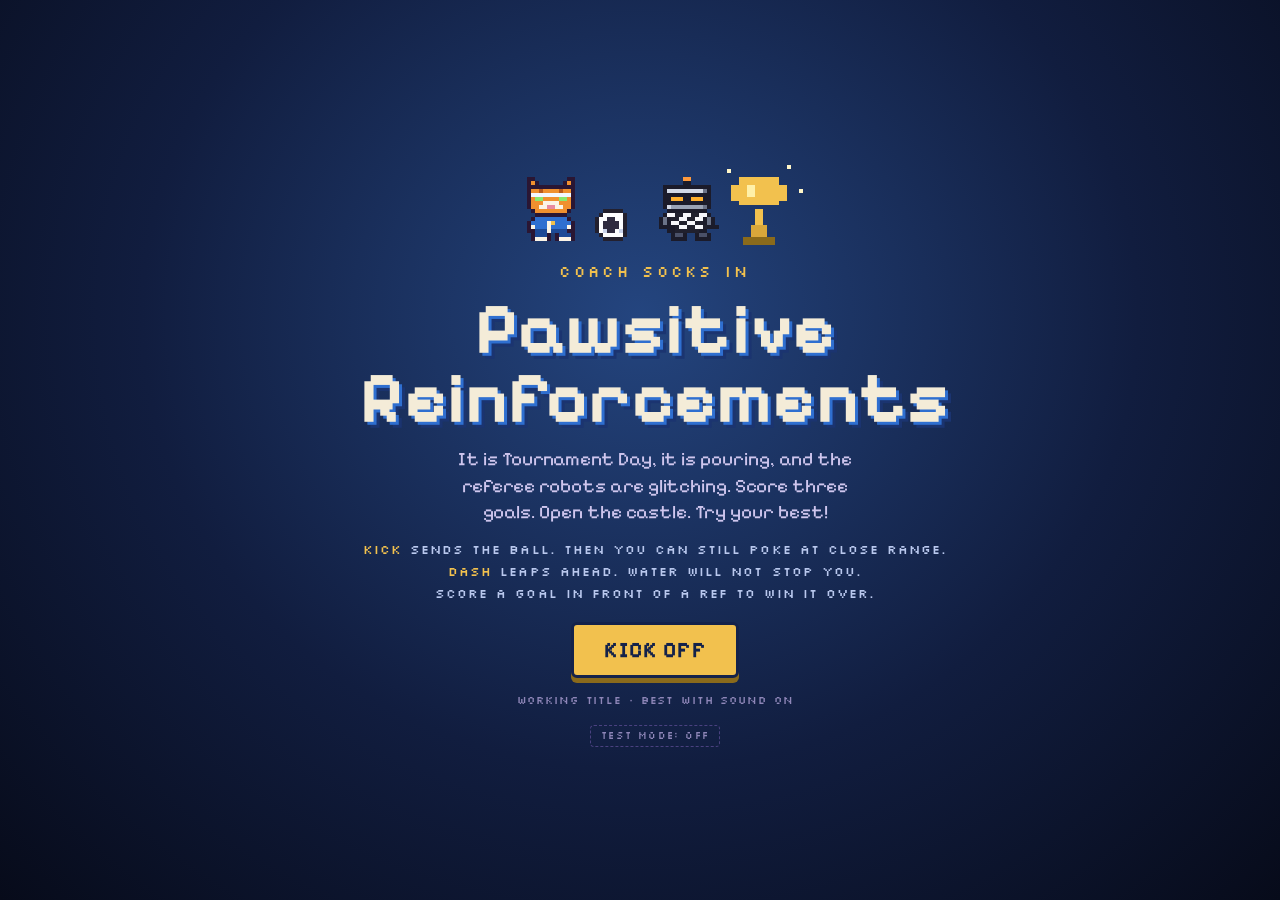
<file: pawsitive-reinforcements/index.html>
<!doctype html>
<html lang="en">
<head>
<meta charset="utf-8">
<meta name="viewport" content="width=device-width, initial-scale=1, viewport-fit=cover">
<meta name="robots" content="noindex, nofollow">
<title>Pawsitive Reinforcements</title>
<meta name="claude:viewport-fit-sides" content="cover">
<link rel="preconnect" href="https://fonts.googleapis.com">
<link rel="preconnect" href="https://fonts.gstatic.com" crossorigin>
<link href="https://fonts.googleapis.com/css2?family=Pixelify+Sans:wght@400..700&family=Silkscreen&display=swap" rel="stylesheet">
<style>
/* Layout: one-screen game. The stage fills the page and the canvas sits in it at a whole-number pixel scale.
   Touch pad sits below the canvas in portrait and floats over its corners in landscape.
   One deliberate dark look (dusk wood, violet runes, gold dice), so no light theme. */
:root {
  --night: #0b1020;
  --ink: #f4ecd8;
  --gold: #f2c14e;
  --violet: #8a63d2;
  --deep: #2a1d52;
  --win-a: #2f46aa;
  --win-b: #18235f;
  --edge: #e9e4ff;
  --rune: #7ff0ff;
  --display: "Pixelify Sans", "Courier New", monospace;
  --label: "Silkscreen", "Courier New", monospace;
  color-scheme: dark;
}
* { box-sizing: border-box; }
html, body { height: 100%; min-height: 480px; }
body {
  margin: 0; background: var(--night); color: var(--ink); font-family: var(--display); overflow: hidden;
  padding-left: max(16px, env(safe-area-inset-left, 0px));
  padding-right: max(16px, env(safe-area-inset-right, 0px));
  -webkit-user-select: none; user-select: none; -webkit-touch-callout: none; touch-action: none;
}
#app { position: relative; height: 100%; min-height: 480px; display: flex; flex-direction: column; gap: 8px; }
#stage { flex: 1; min-height: 0; display: grid; place-items: center; }
#screen { position: relative; overflow: hidden; background: #000; box-shadow: 0 0 0 2px #3b2f72, 0 10px 40px rgba(0,0,0,.6); --u: 2px; }
#c { display: block; width: 100%; height: 100%; image-rendering: crisp-edges; image-rendering: pixelated; }

#hud { position: absolute; left: calc(var(--u) * 3); top: calc(var(--u) * 3); display: flex; flex-direction: column; align-items: flex-start; gap: calc(var(--u) * 2);
  padding: calc(var(--u) * 2) calc(var(--u) * 3); background: rgba(15,12,31,.72); border-radius: calc(var(--u) * 2);
  font: 400 max(10px, calc(var(--u) * 5))/1 var(--label); letter-spacing: .08em; }
.hrow { display: flex; align-items: center; gap: calc(var(--u) * 3); flex-wrap: wrap; }
#runes, .lk { display: flex; gap: calc(var(--u) * 3); }
#runes i, .lk i { display: block; width: max(7px, calc(var(--u) * 3.5)); height: max(7px, calc(var(--u) * 3.5)); transform: rotate(45deg); border: 2px solid #57527a; background: transparent; }
#runes i.on { background: var(--rune); border-color: #c8fbff; box-shadow: 0 0 8px var(--rune); }
.lk i { border-color: #6e5a1f; }
.lk i.on { background: var(--gold); border-color: #fff1b8; box-shadow: 0 0 8px var(--gold); }
#hp { display: flex; gap: calc(var(--u) * 1.5); }
.heart { display: block; width: max(11px, calc(var(--u) * 5)); aspect-ratio: 7 / 6; background: center / contain no-repeat url("data:image/svg+xml,%3Csvg xmlns='http://www.w3.org/2000/svg' viewBox='0 0 7 6' shape-rendering='crispEdges'%3E%3Cg fill='%23ee4a62'%3E%3Crect x='1' y='0' width='2' height='1'/%3E%3Crect x='4' y='0' width='2' height='1'/%3E%3Crect x='0' y='1' width='7' height='2'/%3E%3Crect x='1' y='3' width='5' height='1'/%3E%3Crect x='2' y='4' width='3' height='1'/%3E%3Crect x='3' y='5' width='1' height='1'/%3E%3C/g%3E%3C/svg%3E"); }
.heart { position: relative; }
.heart.half::after { content: ''; position: absolute; inset: 0; background: center / contain no-repeat url("data:image/svg+xml,%3Csvg xmlns='http://www.w3.org/2000/svg' viewBox='0 0 7 6' shape-rendering='crispEdges'%3E%3Cg fill='%23ee4a62'%3E%3Crect x='1' y='0' width='2' height='1'/%3E%3Crect x='4' y='0' width='2' height='1'/%3E%3Crect x='0' y='1' width='7' height='2'/%3E%3Crect x='1' y='3' width='5' height='1'/%3E%3Crect x='2' y='4' width='3' height='1'/%3E%3Crect x='3' y='5' width='1' height='1'/%3E%3C/g%3E%3C/svg%3E"); clip-path: inset(0 50% 0 0); }
.heart.empty { background-image: url("data:image/svg+xml,%3Csvg xmlns='http://www.w3.org/2000/svg' viewBox='0 0 7 6' shape-rendering='crispEdges'%3E%3Cg fill='%233a3060'%3E%3Crect x='1' y='0' width='2' height='1'/%3E%3Crect x='4' y='0' width='2' height='1'/%3E%3Crect x='0' y='1' width='7' height='2'/%3E%3Crect x='1' y='3' width='5' height='1'/%3E%3Crect x='2' y='4' width='3' height='1'/%3E%3Crect x='3' y='5' width='1' height='1'/%3E%3C/g%3E%3C/svg%3E"); }
.chip { padding: calc(var(--u) * 1) calc(var(--u) * 2); border: 2px solid var(--violet); background: rgba(138,99,210,.3); font-size: .85em; }
.chip.x2 { border-color: var(--gold); background: rgba(242,193,78,.25); }
#btimer { width: calc(var(--u) * 14); height: calc(var(--u) * 1.5); background: rgba(255,255,255,.15); }
#btimer i { display: block; height: 100%; width: 100%; background: var(--violet); }

#topr { position: absolute; right: calc(var(--u) * 3); top: calc(var(--u) * 3); display: flex; gap: calc(var(--u) * 2); }
#snd, #rst { border: 0; cursor: pointer; color: var(--ink);
  background: rgba(15,12,31,.72); border-radius: calc(var(--u) * 2); padding: calc(var(--u) * 2) calc(var(--u) * 3);
  font: 400 max(10px, calc(var(--u) * 5))/1 var(--label); letter-spacing: .08em; }
#snd:focus-visible, #abtn:focus-visible, #bbtn:focus-visible, #go:focus-visible, #lock:focus-visible { outline: 2px solid var(--gold); outline-offset: 2px; }
#toast { position: absolute; left: 50%; top: calc(var(--u) * 16); transform: translateX(-50%); max-width: 90%; text-align: center;
  padding: calc(var(--u) * 2) calc(var(--u) * 4); background: rgba(15,12,31,.85); border: 2px solid var(--violet); border-radius: calc(var(--u) * 2);
  font: 500 clamp(13px, calc(var(--u) * 6), 22px)/1.2 var(--display); opacity: 0; transition: opacity .25s; pointer-events: none; }
#toast.show { opacity: 1; }

#dlg { position: absolute; left: calc(var(--u) * 5); right: calc(var(--u) * 5); bottom: calc(var(--u) * 5);
  padding: calc(var(--u) * 5) calc(var(--u) * 7) calc(var(--u) * 6);
  background: linear-gradient(var(--win-a), var(--win-b)); border: calc(var(--u) * 1.5) solid var(--edge); border-radius: calc(var(--u) * 3);
  box-shadow: 0 0 0 var(--u) #101746, 0 calc(var(--u) * 3) 0 var(--u) rgba(0,0,0,.4);
  font: 500 clamp(14px, calc(var(--u) * 7), 24px)/1.3 var(--display); }
#dwho { font: 400 .62em/1 var(--label); letter-spacing: .12em; color: var(--gold); margin-bottom: .5em; }
#dtxt { margin: 0; }
#dhid { visibility: hidden; }
#dmore { position: absolute; right: calc(var(--u) * 5); bottom: calc(var(--u) * 3); width: 0; height: 0;
  border: calc(var(--u) * 2.5) solid transparent; border-top-color: var(--gold); border-bottom: 0; animation: blink .8s steps(2) infinite; }
@keyframes blink { 50% { opacity: 0; } }

#dpanel { position: absolute; left: calc(var(--u) * 5); right: calc(var(--u) * 5); bottom: calc(var(--u) * 5); display: grid; gap: calc(var(--u) * 3);
  padding: calc(var(--u) * 4) calc(var(--u) * 5); background: linear-gradient(#2f2466, #1a1340); border: calc(var(--u) * 1.5) solid var(--gold);
  border-radius: calc(var(--u) * 3); box-shadow: 0 0 0 var(--u) #0e0a26; font: 500 clamp(13px, calc(var(--u) * 6), 22px)/1.2 var(--display); }
.ptitle { display: flex; justify-content: space-between; align-items: center; gap: 8px; font: 400 .6em/1.2 var(--label); letter-spacing: .12em; color: var(--gold); }
.pcards.one { grid-template-columns: 1fr; }
.pcards { display: grid; grid-template-columns: 1fr 1fr; gap: calc(var(--u) * 3); }
.dcard { min-width: 0; text-align: left; cursor: pointer; color: var(--ink); background: rgba(255,255,255,.08); border: 2px solid rgba(233,228,255,.35);
  border-radius: calc(var(--u) * 2); padding: calc(var(--u) * 3); display: grid; gap: .2em; font: inherit; touch-action: manipulation; }
.dcard b { font: 700 1.9em/1 var(--display); color: var(--gold); }
.dcard span { font: 400 .8em/1.1 var(--label); letter-spacing: .1em; }
.dcard small { font-size: .75em; color: #cfc6ee; line-height: 1.15; }
.dcard em { font: 400 .55em/1.1 var(--label); letter-spacing: .1em; color: var(--rune); font-style: normal; margin-top: .4em; }
.dcard:hover, .dcard:focus-visible { border-color: var(--gold); outline: none; }
.dcard.bump { animation: bump .25s; }
@keyframes bump { 50% { transform: scale(1.06); } }
.pfoot { display: flex; align-items: center; gap: calc(var(--u) * 3); }
.pbar { flex: 1; height: calc(var(--u) * 2); background: rgba(255,255,255,.15); }
.pbar i { display: block; height: 100%; width: 100%; background: var(--gold); }
#lock { border: 2px solid var(--deep); background: var(--gold); color: var(--deep); cursor: pointer; font: 700 .9em/1 var(--display); padding: .45em .9em; border-radius: calc(var(--u) * 2); }

#pad { display: none; height: calc(var(--joy) + 44px); padding: 4px 10px 14px 2px; align-items: center; justify-content: space-between; }
body.touch #pad { display: flex; }
:root { --joy: clamp(124px, 40vw, 168px); }
@media (orientation: landscape) { :root { --joy: clamp(116px, 42vh, 160px); } }
#joy { position: relative; flex: none; aspect-ratio: 1 / 1; width: var(--joy); height: var(--joy); border-radius: 50%; touch-action: none;
  background: radial-gradient(circle, rgba(138,99,210,.28), rgba(138,99,210,.08) 70%); border: 2px solid rgba(233,228,255,.35); }
#knob { position: absolute; left: 50%; top: 50%; width: calc(var(--joy) * .46); height: calc(var(--joy) * .46); margin: calc(var(--joy) * -.23) 0 0 calc(var(--joy) * -.23); border-radius: 50%;
  background: var(--ink); border: 3px solid var(--deep); opacity: .88; pointer-events: none; }
#btns { display: flex; align-items: flex-end; gap: 13px; flex: none; }
.bw { display: grid; justify-items: center; gap: 8px; }
#abtn, #bbtn { border-radius: 50%; border: 3px solid var(--deep); color: var(--deep); font: 700 34px/1 var(--display); touch-action: none; cursor: pointer; }
#abtn { font-size: 22px; letter-spacing: .04em; width: 100px; height: 100px; background: var(--gold); box-shadow: 0 5px 0 #8a6a1b; }
#bbtn { font-size: 17px; letter-spacing: .04em; width: 88px; height: 88px; background: linear-gradient(to top, #8fb4ff var(--cd, 100%), #43557f var(--cd, 100%)); box-shadow: 0 5px 0 #34509a; }
#abtn.down, #bbtn.down { transform: translateY(4px); box-shadow: 0 1px 0 #0006; }
.lbl { font: 400 11px/1 var(--label); letter-spacing: .12em; color: var(--gold); min-height: 11px; }
@media (orientation: landscape) {
  body.touch #pad { position: absolute; left: 0; right: 0; bottom: 0; height: auto; pointer-events: none; }
  body.touch #pad > * { pointer-events: auto; }
}
#hint { margin: 0; padding-bottom: 8px; text-align: center; font: 400 11px/1.2 var(--label); letter-spacing: .1em; color: #9b92c4; }
body.touch #hint { display: none; }

#title { position: fixed; inset: 0; z-index: 20; display: grid; place-items: center; text-align: center;
  padding: max(24px, env(safe-area-inset-top, 0px)) max(16px, env(safe-area-inset-right, 0px)) max(24px, env(safe-area-inset-bottom, 0px)) max(16px, env(safe-area-inset-left, 0px));
  background: radial-gradient(ellipse at 50% 35%, #24457f 0%, #111d3f 55%, #070b1a 100%); }
#title .box { display: grid; gap: 14px; justify-items: center; max-width: 560px; }
#tcv { width: min(288px, 70vw); height: auto; image-rendering: crisp-edges; image-rendering: pixelated; }
#title .eyebrow { font: 400 clamp(11px, 3vw, 15px)/1.2 var(--label); letter-spacing: .22em; text-transform: uppercase; color: var(--gold); }
#title h1 { margin: 0; font: 700 clamp(38px, 11vw, 72px)/.95 var(--display); text-wrap: balance; letter-spacing: .01em;
  text-shadow: 3px 3px 0 #2f6fd0, 6px 6px 0 #1b3470; }
#title .sub { margin: 0; font: 400 clamp(15px, 4vw, 19px)/1.4 var(--display); color: #cfc6ee; max-width: 36ch; }
#picks { display: flex; gap: 8px; justify-content: center; margin-top: 4px; }
.pick { display: grid; justify-items: center; align-content: start; gap: 6px; width: min(122px, 30vw); padding: 10px 6px 10px; cursor: pointer; color: var(--ink);
  background: rgba(255,255,255,.05); border: 3px solid #3b2f72; border-radius: 8px; font: 400 12px/1.25 var(--label); letter-spacing: .06em; }
.pick canvas { width: 56px; height: 56px; image-rendering: pixelated; }
.pick b { font: 700 14px/1 var(--display); letter-spacing: .04em; }
.pick span { color: #b9b0e0; font-size: 10px; }
.pick[aria-pressed="true"] { border-color: var(--gold); background: rgba(242,193,78,.12); box-shadow: 0 0 0 2px rgba(242,193,78,.3); }
#tm { margin-top: 2px; cursor: pointer; background: none; color: #8e86b8; border: 1px dashed #4a4180; border-radius: 4px; padding: 5px 10px; font: 400 10px/1 var(--label); letter-spacing: .12em; }
#tm[aria-pressed="true"] { color: var(--gold); border-color: var(--gold); }
#go { margin-top: 6px; border: 3px solid var(--deep); background: var(--gold); color: var(--deep); cursor: pointer;
  font: 700 22px/1 var(--display); letter-spacing: .06em; padding: 14px 30px; border-radius: 6px; box-shadow: 0 5px 0 #8a6a1b; animation: nudge 1.4s ease-in-out infinite; }
#go:active { transform: translateY(4px); box-shadow: 0 1px 0 #8a6a1b; }
@keyframes nudge { 50% { transform: translateY(-3px); } }
#title .keys { font: 400 11px/1.5 var(--label); letter-spacing: .08em; color: #8e86b8; }
@media (prefers-reduced-motion: reduce) { #go, #dmore, .dcard.bump { animation: none; } #toast { transition: none; } }

#hud { font-size: max(9px, calc(var(--u) * 4)); }

.meter { width: calc(var(--u) * 18); height: calc(var(--u) * 2); background: rgba(255,255,255,.15); }
.meter i { display: block; height: 100%; width: 100%; background: #6f7aa8; }
.meter i.rdy { background: var(--gold); }
#kpips { display: flex; gap: calc(var(--u) * 2); }
#kpips i { display: block; width: max(7px, calc(var(--u) * 3.4)); height: max(7px, calc(var(--u) * 3.4)); border-radius: 50%; border: 2px solid #6e6a8f; }
#kpips i.on { background: #fff; border-color: #fff; box-shadow: 0 0 6px #fff; }
#refn { color: var(--gold); }
#cheer { position: absolute; left: 50%; bottom: calc(var(--u) * 9); transform: translate(-50%, 8px); max-width: 86%; text-align: center; pointer-events: none;
  padding: calc(var(--u) * 2.5) calc(var(--u) * 5); background: #f4f7ff; color: #14224a; border: calc(var(--u) * 1) solid #2f6fd0; border-radius: calc(var(--u) * 4);
  box-shadow: 0 calc(var(--u) * 1.5) 0 rgba(0,0,0,.35); font: 600 clamp(12px, calc(var(--u) * 6), 21px)/1.2 var(--display); opacity: 0; transition: opacity .2s, transform .2s; }
#cheer.show { opacity: 1; transform: translate(-50%, 0); }
#cheer b { display: block; font: 400 .55em/1 var(--label); letter-spacing: .14em; color: #e0841f; margin-bottom: .35em; }
#tcv { width: min(320px, 76vw); }
#title .tips { display: grid; gap: 4px; font: 400 clamp(11px, 3vw, 13px)/1.4 var(--label); letter-spacing: .08em; color: #b9c8ee; }
#title .tips b { color: var(--gold); font-weight: 400; }
:root { --violet: #3d7be0; --deep: #14224a; }
#toast { border-color: #3d7be0; }

[hidden] { display: none !important; }
</style>
</head>
<body>
<div id="app">
  <div id="stage">
    <div id="screen">
      <canvas id="c" width="240" height="160"></canvas>
      <div id="hud">
        <div class="hrow"><span>GOALS</span><div id="runes"><i></i><i></i><i></i></div></div>
        <div class="hrow"><span>DASH</span><div class="meter"><i id="dashfill"></i></div></div>
        <div class="hrow"><span>BALL</span><div id="kpips"></div></div>
        <div class="hrow"><span>REFS</span><b id="refn">0 / 0</b></div>
      </div>
      <div id="topr"><button id="rst" type="button">RESTART</button><button id="snd" type="button">SOUND ON</button></div>
      <div id="toast" role="status" aria-live="polite"></div>
      <div id="cheer" role="status" aria-live="polite"><b>COACH SOCKS</b><span id="cheert"></span></div>
      <div id="dlg" hidden aria-live="polite"><div id="dwho"></div><p id="dtxt"><span id="dvis"></span><span id="dhid"></span></p><i id="dmore"></i></div>
    </div>
  </div>
  <div id="pad">
    <div id="joy"><div id="knob"></div></div>
    <div id="btns">
      <div class="bw"><button id="bbtn" type="button" aria-label="Dash">DASH</button><div class="lbl">&nbsp;</div></div>
      <div class="bw"><button id="abtn" type="button" aria-label="Kick">KICK</button><div class="lbl">&nbsp;</div></div>
    </div>
  </div>
  <p id="hint">ARROWS / WASD MOVE &nbsp;·&nbsp; SPACE OR J KICK &nbsp;·&nbsp; K OR SHIFT DASH &nbsp;·&nbsp; M SOUND</p>
</div>

<div id="title">
  <div class="box">
    <canvas id="tcv" width="80" height="24"></canvas>
    <div class="eyebrow">Coach Socks in</div>
    <h1>Pawsitive Reinforcements</h1>
    <p class="sub">It is Tournament Day, it is pouring, and the referee robots are glitching. Score three goals. Open the castle. Try your best!</p>
    <div class="tips"><span><b>KICK</b> sends the ball. Then you can still poke at close range.</span><span><b>DASH</b> leaps ahead. Water will not stop you.</span><span>Score a goal in front of a ref to win it over.</span></div>
    <button id="go" type="button">KICK OFF</button>
    <div class="keys">WORKING TITLE · BEST WITH SOUND ON</div>
    <button id="tm" type="button" aria-pressed="false">TEST MODE: OFF</button>
  </div>
</div>
<script>
// If anything fails to start, say so on the title screen instead of leaving a blank page.
addEventListener('error', e => { const k = document.querySelector('#title .keys'); if (k) k.textContent = 'COULD NOT START: ' + e.message; });

(() => {
'use strict';
const $ = id => document.getElementById(id);
const canvas = $('c'), ctx = canvas.getContext('2d');
const reduce = matchMedia('(prefers-reduced-motion: reduce)').matches;
const isTouch = matchMedia('(pointer: coarse)').matches || 'ontouchstart' in window;
if (isTouch) document.body.classList.add('touch');
function mulberry32(a){return function(){a|=0;a=a+0x6D2B79F5|0;let t=Math.imul(a^a>>>15,1|a);t=t+Math.imul(t^t>>>7,61|t)^t;return((t^t>>>14)>>>0)/4294967296;};}

let VW = 240, VH = 160, S = 3, vig = null;
const R = (g, c, x, y, w, h) => { g.fillStyle = c; g.fillRect(x, y, w, h); };
const mkc = (w, h) => { const c = document.createElement('canvas'); c.width = w; c.height = h; return c; };
const mk = fn => { const c = mkc(16, 16); fn(c.getContext('2d')); return c; };

// ---------- the map ----------
const MW = 44, MH = 40;
const G0=0,G1=1,TREE=2,WATER=3,PATH=4,STONE=5,WALL=6,FLOWER=7,PILLAR=8,CARPET=9,BUSH=10,ROCK=11,BRIDGE=12,DRAWUP=13,WALLT=14,GATE=15,SIGN=17,PUDDLE=18,GBACK=19,GPOST=20,GNET=21,CASE=22,TABLE=23,BCASE=24;
const SOLID_P = new Set([TREE,WATER,WALL,WALLT,PILLAR,BUSH,ROCK,DRAWUP,GATE,SIGN,GBACK,GPOST,GNET,CASE,TABLE,BCASE]);
const SOLID_B = new Set([TREE,WALL,WALLT,PILLAR,BUSH,ROCK,DRAWUP,GATE,SIGN,GBACK,GPOST,CASE,TABLE,BCASE]);
const START = [22, 35];
const GOALS = [
  { id: 0, tx: 10, ty: 29, dir: 'N', scored: false },   // the practice lawn
  { id: 1, tx: 38, ty: 20, dir: 'W', scored: false },   // across the stream, behind a hedge gap
  { id: 2, tx: 12, ty: 8,  dir: 'N', scored: false }    // by the moat, with a ref pacing in front
];
// refs: route in tile coordinates
const REF_DEFS = [
  [[8, 33], [14, 33]], [[7, 26], [7, 30]],          // practice lawn
  [[36, 25], [36, 29]], [[37, 14], [37, 17]],       // east bank
  [[11, 12], [17, 12]],                              // the one guarding goal three
  [[21, 10], [26, 10]],                              // by the drawbridge
  [[26, 32], [29, 34]]                               // near the start, a little off on its own
];
const goalAt = new Int8Array(MW * MH).fill(-1);
let map = [];
function buildMap() {
  const rnd = mulberry32(2026), m = Array.from({ length: MH }, () => new Array(MW).fill(G0));
  goalAt.fill(-1);
  for (let y = 0; y < MH; y++) for (let x = 0; x < MW; x++) { const r = rnd(); m[y][x] = r < .58 ? G0 : r < .92 ? G1 : FLOWER; }
  const rect = (x0, y0, x1, y1, t) => { for (let y = y0; y <= y1; y++) for (let x = x0; x <= x1; x++) m[y][x] = t; };
  // the castle: a curtain wall with a trophy hall carved into it, a moat, and a raised drawbridge
  rect(0, 0, MW - 1, 4, WALL);
  rect(15, 1, 29, 3, STONE); rect(21, 2, 23, 3, CARPET);
  rect(21, 4, 23, 4, GATE); m[4][20] = WALLT; m[4][24] = WALLT;
  rect(0, 5, MW - 1, 6, WATER);
  rect(21, 5, 23, 6, DRAWUP);
  m[3][16] = PILLAR; m[3][28] = PILLAR;
  m[1][17] = CASE; m[1][25] = CASE; m[1][27] = CASE; m[1][22] = BCASE; m[1][19] = TABLE;
  // the grounds
  rect(21, 7, 23, 36, PATH); rect(16, 7, 28, 8, PATH); rect(15, 34, 20, 35, PATH); rect(24, 31, 29, 32, PATH);
  // puddles
  for (let i = 0; i < 70; i++) { const x = 3 + (rnd() * 38 | 0), y = 8 + (rnd() * 28 | 0); if (m[y][x] === G0 || m[y][x] === G1) m[y][x] = PUDDLE; }
  // border trees
  for (let y = 7; y < MH; y++) for (let x = 0; x < MW; x++) {
    if (x <= 2 || x >= 41 || y >= 37) m[y][x] = TREE;
    else if ((x <= 4 || x >= 39 || y >= 36) && rnd() < .3 && m[y][x] !== PATH) m[y][x] = rnd() < .5 ? BUSH : ROCK;
  }
  // the stream: from the moat all the way to the south trees. A dash gets you across.
  rect(30, 7, 31, 37, WATER);
  // east bank hedge wall with a gap lined up with goal two
  for (let y = 15; y <= 27; y++) if (y < 20 || y > 23) m[y][34] = BUSH;
  rect(32, 33, 40, 33, G0);
  // scenery
  for (const [x, y] of [[18, 14], [26, 14], [18, 22], [26, 22], [18, 28], [26, 28]]) m[y][x] = ROCK;
  for (const [x, y] of [[5, 10], [6, 10], [5, 18], [9, 20], [14, 20], [16, 16], [12, 36]]) m[y][x] = BUSH;
  for (let x = 8; x <= 17; x++) m[16][x] = (x === 12 || x === 13) ? G0 : BUSH;
  // signs
  for (const [x, y] of [[24, 35], [16, 31], [29, 20], [25, 8]]) m[y][x] = SIGN;
  // clear spawn and lanes that scenery may have blocked
  rect(21, 7, 23, 36, PATH);
  // goals last, so nothing overwrites them
  for (const g of GOALS) placeGoal(m, g);
  return m;
}
function placeGoal(m, g) {
  const horiz = g.dir === 'N' || g.dir === 'S', W = horiz ? 4 : 2, H = horiz ? 2 : 4;
  g.w = W; g.h = H;
  for (let j = 0; j < H; j++) for (let i = 0; i < W; i++) {
    let back, post;
    if (g.dir === 'N') { back = j === 0; post = j === 1 && (i === 0 || i === 3); }
    else if (g.dir === 'S') { back = j === 1; post = j === 0 && (i === 0 || i === 3); }
    else if (g.dir === 'W') { back = i === 1; post = i === 0 && (j === 0 || j === 3); }
    else { back = i === 0; post = i === 1 && (j === 0 || j === 3); }
    m[g.ty + j][g.tx + i] = back ? GBACK : post ? GPOST : GNET;
    if (!back && !post) goalAt[(g.ty + j) * MW + g.tx + i] = g.id;
  }
  // centre of the net mouth, in pixels
  const nx0 = g.dir === 'W' ? g.tx : g.dir === 'E' ? g.tx + 1 : g.tx + 1, ny0 = g.dir === 'N' ? g.ty + 1 : g.dir === 'S' ? g.ty : g.ty + 1;
  const nw = horiz ? 2 : 1, nh = horiz ? 1 : 2;
  g.cx = (nx0 + nw / 2) * 16; g.cy = (ny0 + nh / 2) * 16;
}

// ---------- tiles, drawn in code ----------
const T = {};
const C = { g0: '#3f8f5a', g1: '#357d4d', g2: '#58ab6c' };
function grassBase(g, seed) { const r = mulberry32(seed); R(g, C.g0, 0, 0, 16, 16); for (let i = 0; i < 9; i++) R(g, r() < .5 ? C.g1 : C.g2, (r() * 15) | 0, (r() * 15) | 0, 1, 1); }
function stoneBase(g, seed = 21) {
  const r = mulberry32(seed); R(g, '#8f94ad', 0, 0, 16, 16);
  R(g, '#aeb3cb', 0, 0, 16, 1); R(g, '#aeb3cb', 0, 0, 1, 16); R(g, '#6b7089', 15, 0, 1, 16); R(g, '#6b7089', 0, 15, 16, 1);
  for (let i = 0; i < 5; i++) R(g, r() < .5 ? '#7d829b' : '#9fa4bb', 2 + (r() * 12 | 0), 2 + (r() * 12 | 0), 1, 1);
}
T[G0] = mk(g => grassBase(g, 1));
T[G1] = mk(g => { grassBase(g, 2); const r = mulberry32(5); for (let i = 0; i < 3; i++) { const x = 2 + (r() * 11 | 0), y = 3 + (r() * 10 | 0); R(g, C.g1, x, y, 1, 2); R(g, C.g2, x + 1, y - 1, 1, 2); R(g, C.g1, x + 2, y, 1, 2); } });
T[FLOWER] = mk(g => { grassBase(g, 4); for (const [x, y, c] of [[3, 4, '#f08ab0'], [10, 3, '#ffe27a'], [7, 10, '#ffffff'], [12, 11, '#f08ab0']]) { R(g, '#357d4d', x, y + 1, 1, 2); R(g, c, x - 1, y, 3, 1); R(g, c, x, y - 1, 1, 3); R(g, '#f6c445', x, y, 1, 1); } });
T[TREE] = mk(g => {
  grassBase(g, 3); R(g, 'rgba(0,0,0,.25)', 3, 12, 11, 3); R(g, '#4a2c1a', 6, 10, 4, 6); R(g, '#6b4226', 6, 10, 2, 6);
  for (let y = 0; y < 13; y++) for (let x = 0; x < 16; x++) { const d = Math.hypot((x - 7.5) * .95, y - 6.2); if (d <= 7) R(g, d > 6 ? '#16422b' : (x + y < 10 ? '#4fa563' : (x + y > 17 ? '#1f5a3a' : '#2b7447')), x, y, 1, 1); }
});
T.water = [0, 1].map(f => mk(g => {
  R(g, '#2f5fae', 0, 0, 16, 16);
  for (const [x, y, w] of [[2, 3, 4], [9, 10, 4], [5, 13, 5], [11, 5, 3]]) R(g, '#7fb0ee', (x + f * 2) % 14, (y + f) % 16, w, 1);
  R(g, '#28509a', 0, f ? 7 : 8, 16, 1);
}));
T[WATER] = T.water[0];
T[PATH] = mk(g => {
  R(g, '#9a9fb5', 0, 0, 16, 16);
  for (const [x, y, w, h] of [[0, 0, 7, 7], [8, 0, 8, 7], [0, 8, 9, 8], [10, 8, 6, 8]]) { R(g, '#a9aec3', x, y, w, h); R(g, '#c0c5d8', x, y, w, 1); R(g, '#7c8197', x + w - 1, y + 1, 1, h - 1); }
  R(g, '#6e7389', 7, 0, 1, 8); R(g, '#6e7389', 9, 8, 1, 8); R(g, '#6e7389', 0, 7, 16, 1); R(g, '#d6dcf0', 3, 2, 1, 1); R(g, '#d6dcf0', 12, 11, 1, 1);
});
T[STONE] = mk(g => { stoneBase(g); });
T[WALL] = mk(g => {
  R(g, '#606485', 0, 0, 16, 16); R(g, '#8286ab', 0, 0, 16, 3);
  for (const y of [4, 8, 12]) R(g, '#464a69', 0, y, 16, 1);
  for (const [x, y] of [[4, 0], [10, 4], [4, 8], [10, 12], [2, 12]]) R(g, '#464a69', x, y === 0 ? 3 : y, 1, 4);
  for (const [x, y] of [[1, 5], [12, 9], [6, 13]]) R(g, '#6a7ca8', x, y, 2, 1);
});
T[PILLAR] = mk(g => {
  stoneBase(g); R(g, 'rgba(0,0,0,.3)', 3, 13, 11, 2);
  R(g, '#e0e3f4', 3, 1, 10, 2); R(g, '#b4b8d2', 4, 3, 8, 10); R(g, '#868aa8', 10, 3, 2, 10); R(g, '#e0e3f4', 4, 3, 2, 10); R(g, '#8f94ad', 3, 13, 10, 2);
});
T[CARPET] = mk(g => { stoneBase(g); R(g, '#c2364b', 2, 0, 12, 16); R(g, '#f2c14e', 2, 0, 1, 16); R(g, '#f2c14e', 13, 0, 1, 16); R(g, '#e6667a', 7, 5, 2, 6); R(g, '#e6667a', 6, 7, 4, 2); });
T[BUSH] = mk(g => {
  grassBase(g, 6); R(g, 'rgba(0,0,0,.2)', 2, 12, 12, 3);
  for (let y = 1; y < 14; y++) for (let x = 0; x < 16; x++) { const d = Math.hypot((x - 7.5) * .75, (y - 7.5) * 1.05); if (d <= 6.3) R(g, d > 5.4 ? '#16422b' : (x + y < 11 ? '#3f9d55' : '#2a7a3d'), x, y, 1, 1); }
  for (const [x, y] of [[4, 5], [9, 8], [7, 3], [11, 5]]) R(g, '#5cc06c', x, y, 2, 1);
});
T[ROCK] = mk(g => {
  grassBase(g, 8); R(g, 'rgba(0,0,0,.25)', 2, 12, 12, 3);
  for (let y = 3; y < 14; y++) for (let x = 1; x < 15; x++) { const d = Math.hypot((x - 7.5) * .9, (y - 9) * 1.25); if (d <= 6) R(g, d > 5 ? '#454a5c' : (x + y < 14 ? '#b4b9cc' : '#7a8096'), x, y, 1, 1); }
});
T[BRIDGE] = mk(g => {
  R(g, '#8a5a30', 0, 0, 16, 16);
  for (const y of [0, 4, 8, 12]) { R(g, '#5d3a1d', 0, y, 16, 1); R(g, '#a06c3c', 0, y + 1, 16, 1); }
  R(g, '#5d3a1d', 0, 0, 2, 16); R(g, '#5d3a1d', 14, 0, 2, 16); R(g, '#7a4c26', 0, 0, 1, 16); R(g, '#7a4c26', 14, 0, 1, 16);
});
T[DRAWUP] = mk(g => {
  R(g, '#2a4f93', 0, 0, 16, 16); R(g, '#7fb0ee', 3, 13, 5, 1);
  R(g, '#4a2c1a', 1, 0, 14, 11); R(g, '#7a4c26', 2, 0, 12, 10);
  for (const x of [5, 9]) R(g, '#5d3a1d', x, 0, 1, 10);
  R(g, '#3a3f58', 1, 3, 14, 2); R(g, '#3a3f58', 1, 7, 14, 2); R(g, '#8a90b0', 1, 3, 14, 1); R(g, '#8a90b0', 1, 7, 14, 1);
  R(g, '#3a3f58', 2, 0, 1, 12); R(g, '#3a3f58', 13, 0, 1, 12);
});
T[GATE] = mk(g => {
  R(g, '#23253a', 0, 0, 16, 16);
  for (const x of [1, 5, 9, 13]) { R(g, '#5d6285', x, 0, 2, 16); R(g, '#8d93b8', x, 0, 1, 16); R(g, '#3a3e58', x, 15, 2, 1); }
  R(g, '#3a3e58', 0, 4, 16, 2); R(g, '#3a3e58', 0, 10, 16, 2);
});
T[WALLT] = [0, 1].map(f => mk(g => {
  g.drawImage(T[WALL], 0, 0); R(g, '#3a2a1c', 7, 6, 2, 6); R(g, '#5a432c', 6, 5, 4, 2);
  R(g, f ? '#ffb347' : '#ff9a3c', 6, 1 + f, 4, 5 - f); R(g, '#ffe27a', 7, 2 + f, 2, 3 - f); R(g, '#fff6c8', 7, 4, 1, 1);
}));
T[SIGN] = mk(g => {
  grassBase(g, 9); R(g, 'rgba(0,0,0,.25)', 3, 13, 10, 2);
  R(g, '#6b4226', 7, 9, 2, 6); R(g, '#4a2c1a', 8, 9, 1, 6);
  R(g, '#4a2c1a', 2, 2, 12, 8); R(g, '#c28a4a', 3, 3, 10, 6); R(g, '#d9a55f', 3, 3, 10, 1);
  R(g, '#7a4e22', 4, 5, 8, 1); R(g, '#7a4e22', 4, 7, 6, 1);
});
T.puddle = [0, 1, 2].map(f => mk(g => {
  grassBase(g, 12 + f); const rx = 6, ry = 3;
  for (let y = -ry; y <= ry; y++) for (let x = -rx; x <= rx; x++) { const d = (x / rx) ** 2 + (y / ry) ** 2; if (d <= 1) R(g, d > .72 ? '#4f7fb8' : '#6fa3dc', 8 + x, 8 + y, 1, 1); }
  R(g, '#cfe6ff', 5, 6, 3, 1);
  const rr = 1 + f * 1.4, a = ['#e8f4ff', '#bcd8f5', '#8fb8e6'][f];
  for (let i = 0; i < 12; i++) { const t = i / 12 * 6.283; R(g, a, Math.round(9 + Math.cos(t) * rr * 1.6), Math.round(8 + Math.sin(t) * rr * .8), 1, 1); }
}));
T[PUDDLE] = T.puddle[0];
T[CASE] = mk(g => {
  stoneBase(g); R(g, '#3a3f58', 1, 3, 14, 12); R(g, '#7fb0e8', 2, 4, 12, 9); R(g, '#a8d0f6', 2, 4, 12, 2); R(g, '#e8f4ff', 3, 5, 1, 4);
  R(g, '#d9a73a', 6, 9, 4, 3); R(g, '#f2c14e', 7, 6, 2, 4); R(g, '#f2c14e', 5, 5, 6, 1);
  R(g, '#2a2d44', 7, 12, 2, 2); R(g, '#c8ccdf', 7, 13, 2, 1);
});
T[BCASE] = mk(g => {
  stoneBase(g); R(g, '#3a3f58', 0, 1, 16, 14); R(g, '#7fb0e8', 1, 2, 14, 11); R(g, '#a8d0f6', 1, 2, 14, 2); R(g, '#e8f4ff', 2, 3, 1, 6);
  R(g, '#8a6a1b', 5, 11, 6, 2); R(g, '#d9a73a', 6, 9, 4, 3); R(g, '#f2c14e', 7, 7, 2, 3); R(g, '#f2c14e', 4, 3, 8, 1); R(g, '#f2c14e', 4, 4, 8, 3);
  R(g, '#fff0a8', 5, 4, 2, 2); R(g, '#f2c14e', 3, 4, 1, 2); R(g, '#f2c14e', 12, 4, 1, 2); R(g, '#2a2d44', 7, 13, 2, 2); R(g, '#c8ccdf', 7, 14, 2, 1);
});
T[TABLE] = mk(g => {
  stoneBase(g); R(g, 'rgba(0,0,0,.3)', 1, 13, 14, 2);
  R(g, '#5a3a1e', 1, 5, 14, 9); R(g, '#8a5a30', 1, 5, 14, 3); R(g, '#e8e4f4', 1, 5, 14, 4); R(g, '#c9c4e0', 1, 8, 14, 1); R(g, '#6b4226', 2, 11, 2, 3); R(g, '#6b4226', 12, 11, 2, 3);
  R(g, '#c2364b', 1, 6, 14, 1);
});
// goals: drawn once, facing south (the open side), then turned
function goalImage(dir) {
  const c = mkc(64, 32), g = c.getContext('2d');
  R(g, '#243049', 3, 2, 58, 30);
  for (let x = 3; x < 61; x += 4) R(g, 'rgba(190,200,230,.75)', x, 2, 1, 30);
  for (let y = 2; y < 32; y += 4) R(g, 'rgba(190,200,230,.75)', 3, y, 58, 1);
  R(g, '#f4f6ff', 0, 0, 64, 3); R(g, '#c7cce2', 0, 3, 64, 1);
  R(g, '#f4f6ff', 0, 0, 3, 32); R(g, '#f4f6ff', 61, 0, 3, 32);
  R(g, '#c7cce2', 3, 3, 1, 29); R(g, '#c7cce2', 60, 3, 1, 29);
  for (const px of [0, 60]) { R(g, '#d9435a', px, 26, 4, 4); R(g, '#f4f6ff', px, 22, 4, 4); R(g, 'rgba(0,0,0,.35)', px, 30, 4, 2); }
  const q = { N: 0, W: 1, S: 2, E: 3 }[dir]; if (!q) return c;
  const sw = q % 2, o = mkc(sw ? 32 : 64, sw ? 64 : 32), og = o.getContext('2d');
  og.translate(o.width / 2, o.height / 2); og.rotate(q * Math.PI / 2); og.drawImage(c, -32, -16); return o;
}
const GIMG = {}; for (const d of ['N', 'S', 'E', 'W']) GIMG[d] = goalImage(d);

// ---------- sprites: Socks and the referee robots ----------
const SPR = {
  headDown: ['..oo........oo..', '..oao......oao..', '..oooooooooooo..', '..oaadaaaadaao..', '..oVVVVVVVVVVo..', '..oaggaaaaggao..', '..oaaawwwwaaao..', '..oaawwppwwaao..', '...oaaaaaaaao...', '....oooooooo....'],
  headUp: ['..oo........oo..', '..oao......oao..', '..oooooooooooo..', '..oaadaaaadaao..', '..oVVVVVVVVVVo..', '..oaaaaddaaaao..', '..oaaaaaaaaaao..', '..oaaaaaaaaaao..', '...oaaaaaaaao...', '....oooooooo....'],
  headSide: ['.....oo..oo.....', '....oaaoaao.....', '...oooooooooo...', '..oaaddaaaaaao..', '..oVVVVVVVVVVo..', '..oaaaaaaaggao..', '..oaaaaaaawwwo..', '..oaaaaaawwppo..', '...oaaaaaawwo...', '....oooooooo....'],
  bodyDown: ['...obbbbbbbbo...', '..obbbbwybbbbo..', '..owbbbwbbbbwo..', '..ooBBBwBBBBoo..'],
  bodyUp: ['...obbbbbbbbo...', '..obbbwwwwbbbo..', '..owbbbwwbbbwo..', '..ooBBBwwBBBoo..'],
  bodySide: ['...obbbbbbbbo...', '...obbbwybbbo...', '...owbbbbbbwo...', '...oBBBwBBBBo...'],
  legsA: ['...oBBBo.oBBBo..', '...owwwo.owwwo..'],
  legsB: ['...oBBBo..oBBo..', '...owwwo..owwo..'],
  ref: ['.......yy.......', '.......oo.......', '..oooooooooooo..', '..oLLLLLLLLLSo..', '..oooooooooooo..', '..ooEEEooEEEoo..', '..oooooooooooo..', '..oLssssssssSo..', '...oooooooooo...', '..oWWKKWWKKWWo..', '.oSoKKWWKKWWoSo.', '.oSoWWKKWWKKoSo.', '.ooooKWWKKWWKooo', '...ooKKKKKKoo...'],
  rlegsA: ['....okko..okko...', '....oooo..oooo...'],
  rlegsB: ['....okko.okko....', '....oooo.oooo....']
};
const PAL = { o: '#2a1633', a: '#f0902f', d: '#b8581c', w: '#fbf4e6', p: '#e88aa0', g: '#8be86f', b: '#2f6fd0', B: '#1d4a96', y: '#f2c14e', V: '#f4f7ff', k: '#5a3825' };
function fromRowsP(rows, pal) { const c = mkc(16, 16), g = c.getContext('2d'); rows.forEach((row, y) => { for (let x = 0; x < 16; x++) { const ch = row[x]; if (ch && ch !== '.' && pal[ch]) R(g, pal[ch], x, y, 1, 1); } }); return c; }
function flipH(c) { const o = mkc(16, 16), g = o.getContext('2d'); g.translate(16, 0); g.scale(-1, 1); g.drawImage(c, 0, 0); return o; }
const socks = (() => {
  const f = (h, b, l) => fromRowsP([...SPR[h], ...SPR[b], ...SPR[l]], PAL);
  const st = { 0: [f('headDown', 'bodyDown', 'legsA'), f('headDown', 'bodyDown', 'legsB')], 1: [f('headUp', 'bodyUp', 'legsA'), f('headUp', 'bodyUp', 'legsB')], 3: [f('headSide', 'bodySide', 'legsA'), f('headSide', 'bodySide', 'legsB')] };
  st[2] = [flipH(st[3][0]), flipH(st[3][1])]; return st;
})();
const RPAL = { o: '#1b1b2a', L: '#d3d9e6', s: '#9aa3b5', S: '#6b7388', k: '#4a5068', W: '#f6f6fb', K: '#20202e' };
const refImg = {};
for (const [name, eye, lamp, tint] of [['glitch', '#ffb02e', '#ff9a3c', null], ['glitch2', '#ffffff', '#ffffff', null], ['friendly', '#7ee08a', '#7ee08a', null], ['out', '#3a3f58', '#555a70', 1], ['hit', '#ffffff', '#ffffff', null]]) {
  const pal = { ...RPAL, E: eye, y: lamp };
  if (tint) Object.assign(pal, { L: '#8e94a8', s: '#6c7388', S: '#4e5468', W: '#b8bccc', K: '#2c2f40' });
  if (name === 'hit') for (const k of 'LsSkWK') pal[k] = '#ffffff';
  const a = fromRowsP([...SPR.ref, ...SPR.rlegsA], pal), b = fromRowsP([...SPR.ref, ...SPR.rlegsB], pal);
  refImg[name] = [a, b, flipH(a), flipH(b)];
}
const ballImg = (() => {
  const c = mkc(8, 8), g = c.getContext('2d');
  const rows = ['..ooooo.', '.owwwwwo', 'owwKKwwo', 'owKKKKwo', 'owKKKKwo', 'owwKKwwo', '.owwwwwo', '..ooooo.'];
  rows.forEach((row, y) => { for (let x = 0; x < 8; x++) { const ch = row[x]; if (ch === 'o') R(g, '#23202e', x, y, 1, 1); else if (ch === 'w') R(g, '#fdfdff', x, y, 1, 1); else if (ch === 'K') R(g, '#2f2b40', x, y, 1, 1); } });
  R(g, '#c9d2ea', 6, 5, 1, 1); R(g, '#c9d2ea', 2, 5, 1, 1);
  return c;
})();
{
  const g = $('tcv').getContext('2d'); g.imageSmoothingEnabled = false;
  g.drawImage(socks[0][0], 6, 6); g.drawImage(ballImg, 25, 14); g.drawImage(refImg.glitch[0], 40, 6);
  // a tiny gold cup
  R(g, '#8a6a1b', 62, 21, 8, 2); R(g, '#d9a73a', 64, 18, 4, 3); R(g, '#f2c14e', 65, 14, 2, 4); R(g, '#f2c14e', 61, 6, 10, 1); R(g, '#f2c14e', 61, 7, 10, 6); R(g, '#fff0a8', 63, 8, 2, 3);
  R(g, '#f2c14e', 59, 8, 2, 4); R(g, '#f2c14e', 71, 8, 2, 4); R(g, '#fff6c8', 76, 9, 1, 1); R(g, '#fff6c8', 58, 4, 1, 1); R(g, '#fff6c8', 73, 3, 1, 1);
}

// ---------- world state ----------
const SOLID_AT = (tx, ty, dash) => tx < 0 || ty < 0 || tx >= MW || ty >= MH || (SOLID_P.has(map[ty][tx]) && !(dash && map[ty][tx] === WATER));
const BALL_SOLID = (tx, ty) => tx < 0 || ty < 0 || tx >= MW || ty >= MH || SOLID_B.has(map[ty][tx]);
const tileAt = (x, y) => [Math.floor(x / 16), Math.floor(y / 16)];
const P = { x: 0, y: 0, dir: 0, anim: 0, moving: false, ax: 0, ay: 1, dashT: 0, dashCd: 0, dvx: 0, dvy: 0, sx: 0, sy: 0, inv: 0 };
const cam = { x: 0, y: 0 };
const DASH_CD = 2.4, DASH_TIME = .22, DASH_SPEED = 290, BALL_LIFE = 3.6, BALL_SPEED = 250;
let ballMax = 1, ammo = 1, kickCd = 0, swing = -1, swingHit = false;
const balls = [], refs = [], ghosts = [], parts = [], rain = [];
let goalsScored = 0, refsWon = 0, state = 'title', time = 0, shake = 0, flash = 0, itemT = 0, testMode = false;
let tookBall = false, bridge = { state: 'closed', t: 0 }, seenRef = false, firstGoal = false, firstKO = false, firstDash = false, hallSeen = false, missStreak = 0, lastAct = 0, thunderT = 14;
const keys = {}, joy = { x: 0, y: 0, id: null };
const flies = Array.from({ length: 50 }, () => ({ x: Math.random() * MW * 16, y: (8 + Math.random() * 30) * 16, p: Math.random() * 6.28, s: .3 + Math.random() * .7 }));
for (let i = 0; i < (reduce ? 40 : 110); i++) rain.push({ x: Math.random() * 400, y: Math.random() * 300, v: 150 + Math.random() * 80 });

function makeRefs() {
  refs.length = 0;
  for (const r of REF_DEFS) {
    const route = r.map(([x, y]) => [x * 16 + 8, y * 16 + 10]);
    refs.push({ route, x: route[0][0], y: route[0][1], wp: 1, wait: 0, hp: 2, st: 'glitch', face: 1, anim: Math.random() * 3, t: Math.random(), go: 0, pause: 0, flash: 0, sparkT: Math.random(), zap: 0, bob: Math.random() * 6 });
  }
}
function initWorld() {
  map = buildMap(); for (const g of GOALS) g.scored = false;
  makeRefs(); balls.length = 0; ghosts.length = 0; parts.length = 0;
  ballMax = 1; ammo = 1; kickCd = 0; swing = -1; goalsScored = 0; refsWon = 0; tookBall = false; bridge = { state: 'closed', t: 0 };
  seenRef = firstGoal = firstKO = firstDash = hallSeen = false; missStreak = 0; lastAct = time;
  Object.assign(P, { x: START[0] * 16 + 8, y: START[1] * 16 + 10, dir: 1, anim: 0, moving: false, ax: 0, ay: -1, dashT: 0, dashCd: 0, inv: 0 });
  P.sx = P.x; P.sy = P.y;
  document.querySelectorAll('#runes i').forEach(el => el.classList.remove('on'));
  setHud(); snapCam();
}

// ---------- sound ----------
let AC = null, master = null, fxBus = null, musicBus = null, soundMode = 0, noiseBuf = null, step = 0;   // 0 all on, 1 music off, 2 everything off
function initAudio() {
  if (AC) { if (AC.state === 'suspended') AC.resume(); return; }
  try {
    AC = new (window.AudioContext || window.webkitAudioContext)(); master = AC.createGain(); master.gain.value = soundMode === 2 ? 0 : .55; master.connect(AC.destination);
    fxBus = AC.createGain(); fxBus.connect(master); musicBus = AC.createGain(); musicBus.connect(master);
    noiseBuf = AC.createBuffer(1, AC.sampleRate, AC.sampleRate); const d = noiseBuf.getChannelData(0); for (let i = 0; i < d.length; i++) d[i] = Math.random() * 2 - 1;
    // a steady wash of rain, under the music
    const rs = AC.createBufferSource(), rf = AC.createBiquadFilter(), rg = AC.createGain(); rs.buffer = noiseBuf; rs.loop = true; rf.type = 'bandpass'; rf.frequency.value = 3200; rf.Q.value = .5; rg.gain.value = .05;
    rs.connect(rf); rf.connect(rg); rg.connect(musicBus); rs.start();
    setInterval(music, 210);
  } catch (e) { AC = null; }
}
function tone(f, dur, type = 'square', vol = .06, when = 0, slide = 0, bus = fxBus) {
  if (!AC || soundMode === 2 || (bus === musicBus && soundMode !== 0)) return; const t = AC.currentTime + when, o = AC.createOscillator(), g = AC.createGain();
  o.type = type; o.frequency.setValueAtTime(f, t); if (slide) o.frequency.linearRampToValueAtTime(Math.max(30, f + slide), t + dur);
  g.gain.setValueAtTime(.0001, t); g.gain.exponentialRampToValueAtTime(vol, t + .01); g.gain.exponentialRampToValueAtTime(.0001, t + dur);
  o.connect(g); g.connect(bus); o.start(t); o.stop(t + dur + .02);
}
function noise(dur, vol, fc, when = 0, type = 'lowpass') {
  if (!AC || soundMode === 2) return; const t = AC.currentTime + when, s = AC.createBufferSource(), f = AC.createBiquadFilter(), g = AC.createGain();
  s.buffer = noiseBuf; s.loop = true; f.type = type; f.frequency.value = fc; g.gain.setValueAtTime(vol, t); g.gain.exponentialRampToValueAtTime(.0001, t + dur);
  s.connect(f); f.connect(g); g.connect(fxBus); s.start(t); s.stop(t + dur + .02);
}
const SCALE = [196, 220, 261.63, 293.66, 329.63, 392, 440, 523.25];
const PATTERN = [4, null, 5, 4, 2, null, 3, 2, 1, null, 2, 3, 4, null, null, null, 5, null, 7, 5, 4, null, 5, 4, 3, null, 2, 1, 2, null, null, null];
function music() {
  const n = PATTERN[step % PATTERN.length];
  if (AC && soundMode === 0 && state !== 'title') { if (n != null) tone(SCALE[n], .5, 'triangle', .055, 0, 0, musicBus); if (step % 4 === 0) tone(step % 16 === 0 ? 98 : 110, .6, 'sine', .06, 0, 0, musicBus); }
  step++;
}
const blip = () => tone(700 + Math.random() * 80, .03, 'square', .016);
const chime = notes => notes.forEach((f, i) => tone(f, .35, 'triangle', .09, i * .09));
function whistle() { tone(1900, .12, 'sine', .07); tone(2100, .22, 'sine', .07, .11); }
function crowd(vol = .12) { noise(1.1, vol, 1600, 0, 'bandpass'); noise(1.4, vol * .7, 900, .1, 'bandpass'); }

// ---------- words ----------
const NAME = 'SOCKS';
let toastTimer = 0, cheerTimer = 0;
function toast(msg, ms = 2400) { const t = $('toast'); t.textContent = msg; t.classList.add('show'); clearTimeout(toastTimer); toastTimer = setTimeout(() => t.classList.remove('show'), ms); }
const CHEERS = {
  goal: ['Way to go!', 'GOAL! Look at that form!', 'THAT is how it is done!', 'Beautiful! Just beautiful!', 'Nothing but net! Way to go!'],
  close: ['Close one!', 'So close! Try again!', 'Almost! That was SO close!', 'Ooh, close one! Try again!', 'Just a whisker off! Try again!'],
  miss: ['Try again!', 'That is okay! Try again!', 'Shake it off! Try again!', 'Every kick teaches you something!', 'Good effort! Try again!'],
  streak: ['It is important to try your best, and you ARE trying your best!', 'Mistakes mean you are learning. Try again!', 'Losing a few is how champions are made!', 'Deep breath. You have got this!'],
  ko: ['Oops! Sorry, ref! Everybody makes mistakes!', 'Whoops! Sorry, buddy! You will feel better after a reboot!', 'Sorry, ref! It is important to look where you are kicking!'],
  dash: ['Great hustle!', 'Nice footwork!', 'Look at those legs go!', 'Dash and a smile!'],
  splash: ['Whoa! Almost! Try again!', 'A little farther next time! You can do it!', 'Splash! That is okay! Try again!'],
  win: ['That ref is on your side now! Teamwork!', 'See? Good sportsmanship wins people over!', 'A friend for life! Or at least until the next rain!'],
  idle: ['Stay hydrated! Wait, robots, ignore that.', 'Whenever you are ready, coach! No rush!', 'Remember: it is not about winning. It is a LITTLE about winning. Mostly try your best!', 'Rain is just the sky cheering for us!'],
  melee: ['Hustle, hustle!', 'Good touch!']
};
let lastLine = '';
function cheer(kind, force) {
  const el = $('cheer'); if (dlg) return;
  if (!force && time - lastCheerT < 2.4) return;
  const pool = CHEERS[kind]; let line; for (let i = 0; i < 6; i++) { line = pool[(Math.random() * pool.length) | 0]; if (line !== lastLine) break; }
  lastLine = line; lastCheerT = time;
  $('cheert').textContent = line; el.classList.add('show'); clearTimeout(cheerTimer); cheerTimer = setTimeout(() => el.classList.remove('show'), 2600);
}
let lastCheerT = -9;
let dlg = null; const sayQueue = [];
function sayQ(lines, onEnd) { if (dlg) sayQueue.push([lines, onEnd]); else say(lines, onEnd); }
function renderDlg() { const n = Math.floor(dlg.shown); $('dvis').textContent = dlg.text.slice(0, n); $('dhid').textContent = dlg.text.slice(n); $('dmore').hidden = n < dlg.text.length; }
function showLine() { const l = dlg.lines[dlg.i]; dlg.text = l.t; dlg.shown = 0; $('dwho').textContent = l.w ? NAME : ''; $('dwho').hidden = !l.w; renderDlg(); }
function say(lines, onEnd, slow) { dlg = { lines, i: 0, onEnd, slow: !!slow }; $('cheer').classList.remove('show'); $('dlg').hidden = false; showLine(); }
function advanceDlg() {
  if (dlg.shown < dlg.text.length) { dlg.shown = dlg.text.length; renderDlg(); return; }
  dlg.i++;
  if (dlg.i >= dlg.lines.length) { const f = dlg.onEnd; dlg = null; $('dlg').hidden = true; if (f) f(); if (!dlg && sayQueue.length) { const [l, e] = sayQueue.shift(); say(l, e); } } else { showLine(); blip(); }
}
const S_ = t => ({ w: 1, t });
const INTRO = [
  { t: 'It is Tournament Day at Castle Kickalot, and it is POURING.' },
  S_('Good morning, Pawsitive Reinforcements! Big day! Biggest day! ...Team? ...Where is everybody?'),
  S_('Oh. It is just me. That is fine! A team of one is still a team! And I am very proud of us!'),
  { t: 'Overhead, the referee robots twitch and spark. The rain has gotten into their circuits, and every trophy in the castle is locked up tight.' },
  S_('Water and robots. Who did not think of that? ...It is okay! Nobody is perfect. That is why we practice!'),
  S_('Plan: score three goals, show these refs some real sportsmanship, and the castle will open. Easy! ...Okay, not easy. But worth trying!')];
const SIGNS = {
  '24,35': [{ t: 'WELCOME TO TOURNAMENT DAY! Kickoff in: 0:0?:?? (the clock is flickering). Please enjoy the weather.' }, S_('A little rain never hurt anybody! A LOT of rain hurts robots, apparently.')],
  '16,31': [{ t: 'PRACTICE PITCH. Goals scored here count toward Tournament Entry. Please bring your own ball.' }, S_('I brought one! I always bring one. Preparation is half the game!')],
  '29,20': [{ t: 'CAUTION: STREAM. No lifeguard on duty. Dashing is strongly encouraged.' }, S_('Press DASH to leap across! Two steps back, one big leap forward!')],
  '25,8': [{ t: 'THE DRAWBRIDGE WILL LOWER ONCE THREE GOALS HAVE BEEN SCORED IN FRONT OF AN OFFICIAL.' }, S_('In front of an official! The refs have to SEE me do it. That is just good coaching: show, do not tell!')]
};
const SEEN = [
  S_('Hey, ref! ...Oh. Your eye is flickering. The rain got in, huh? Do not worry, buddy. We will fix this together.'),
  S_('Hmm. If I score a goal where they can see it, maybe they will remember who they are.')];
const FIRSTGOAL = [S_('GOAL! Did you see that? You saw that, right, ref? WAY TO GO!')];
const CONVERT = [{ t: 'The nearby referees flicker, whir, and their eyes turn green. They hold up little thumbs-up cards.' }];
const FIRSTKO = [{ t: 'The referee sparks, shudders, and sits down very gently. System rebooting. It will be fine. Probably.' }, S_('Sorry, ref! I will make it up to you! It is important to try your best, but also to look where you are kicking.')];
const THIRD = [{ t: 'The last referee gives a stiff little bow. All around the grounds, the refs hold up green cards at once.' }, { t: 'Far to the north, chains rattle. The drawbridge begins to lower.' }];
const OPENED = [S_('The castle is OPEN! Come on, Pawsitive Reinforcements! Let us go get that trophy!')];
const HALL = [{ t: 'The trophy hall glitters. In the middle sits the Championship Cup, behind a glass case with a very large padlock.' }, S_('There it is! So shiny! ...So locked. Okay! That just means we have more to do. Let us look around!')];
const CASE_TXT = [{ t: 'A glass case with a padlock. A little sign: LOCKED BY REFEREE LOCKDOWN. Please enjoy the tournament.' }, S_('Soon, little trophy. Soon!')];
const BCASE_TXT = [{ t: 'THE CHAMPIONSHIP CUP. The padlock is the size of a loaf of bread. A tiny sign says: RAIN DELAY. DO NOT TOUCH.' }, S_('One day at a time! Today, we start with a good attitude!')];
const TABLE_PICK = [{ t: 'SOCKS found a SECOND BALL!' }, S_('A second ball! Two balls, twice the fun, double the chances to try again!'), { t: 'Now two balls dribble beside you. Each one comes back on its own after a few seconds.' }];
const TABLE_EMPTY = [{ t: 'An empty table with a tidy cloth. It looks proud of its work.' }];
const END = [{ t: 'The rest of the castle is sealed behind a heavy door marked STADIUM. Muffled cheers, or maybe just the rain, echo from the other side.' }, S_('The stadium is next! I can feel it! That is it for now, coach. Thank you for playing. More is coming!')];

// ---------- particles ----------
function burst(n, x, y, color, spread = 30, up = 20, life = .9) {
  for (let i = 0; i < n; i++) { const a = Math.random() * 6.283, s = Math.random() * spread; parts.push({ x, y, vx: Math.cos(a) * s, vy: Math.sin(a) * s - up * Math.random(), life, max: life * (.6 + Math.random() * .6), c: color === 'rainbow' ? `hsl(${Math.random() * 360},90%,65%)` : color, s: Math.random() < .3 ? 2 : 1 }); }
}

// ---------- HUD ----------
function setHud() {
  const k = $('kpips'); k.innerHTML = '';
  for (let i = 0; i < ballMax; i++) { const b = document.createElement('i'); if (i < ammo) b.className = 'on'; k.append(b); }
  $('refn').textContent = refsWon + ' / ' + refs.length;
  document.querySelectorAll('#runes i').forEach((el, i) => el.classList.toggle('on', i < goalsScored));
}
function dashCd() { return testMode ? .3 : DASH_CD; }
function setDashUI() {
  const f = P.dashCd > 0 ? 1 - P.dashCd / dashCd() : 1; $('dashfill').style.width = Math.max(0, Math.min(1, f)) * 100 + '%';
  const ready = P.dashCd <= 0; $('dashfill').classList.toggle('rdy', ready); $('bbtn').style.setProperty('--cd', Math.round(Math.max(0, Math.min(1, f)) * 100) + '%');
}

// ---------- input ----------
const DIRV = [[0, 1], [0, -1], [-1, 0], [1, 0]];
function pressKick() { initAudio(); if (state === 'title') return; if (dlg) { advanceDlg(); return; } if (state === 'play') kick(); }
function pressDash() { initAudio(); if (state === 'title') return; if (dlg) { advanceDlg(); return; } if (state === 'play') dash(); }
addEventListener('keydown', e => {
  const k = e.key.toLowerCase();
  if (['arrowup', 'arrowdown', 'arrowleft', 'arrowright', ' ', 'shift'].includes(k)) e.preventDefault();
  if (state === 'title') { if (k === ' ' || k === 'enter') begin(); return; }
  if (k === 'm') { toggleMute(); return; }
  if (!e.repeat) {
    if (k === ' ' || k === 'j' || k === 'z' || k === 'enter' || k === 'e') pressKick();
    else if (k === 'k' || k === 'shift' || k === 'x' || k === 'l') pressDash();
  }
  keys[k] = true;
});
addEventListener('keyup', e => { keys[e.key.toLowerCase()] = false; });
addEventListener('blur', () => { for (const k in keys) keys[k] = false; });
$('dlg').addEventListener('pointerdown', e => { e.preventDefault(); if (dlg) advanceDlg(); });
{
  const j = $('joy'), kn = $('knob');
  const upd = e => {
    const r = j.getBoundingClientRect(), cx = r.left + r.width / 2, cy = r.top + r.height / 2, max = r.width / 2 - 14;
    let dx = e.clientX - cx, dy = e.clientY - cy; const m = Math.hypot(dx, dy); if (m > max) { dx *= max / m; dy *= max / m; }
    kn.style.transform = `translate(${dx}px,${dy}px)`;
    const mm = Math.hypot(dx, dy) / max, f = mm < .15 ? 0 : Math.min(1, mm / .5) / mm;
    joy.x = dx / max * f; joy.y = dy / max * f;
  };
  j.addEventListener('pointerdown', e => { initAudio(); joy.id = e.pointerId; j.setPointerCapture(e.pointerId); upd(e); });
  j.addEventListener('pointermove', e => { if (e.pointerId === joy.id) upd(e); });
  const end = e => { if (e.pointerId !== joy.id) return; joy.id = null; joy.x = joy.y = 0; kn.style.transform = ''; };
  j.addEventListener('pointerup', end); j.addEventListener('pointercancel', end);
  for (const [id, fn] of [['abtn', pressKick], ['bbtn', pressDash]]) {
    const b = $(id);
    b.addEventListener('pointerdown', e => { e.preventDefault(); b.classList.add('down'); fn(); });
    const up = () => b.classList.remove('down');
    b.addEventListener('pointerup', up); b.addEventListener('pointercancel', up); b.addEventListener('pointerleave', up);
  }
}
function toggleMute() { soundMode = (soundMode + 1) % 3; if (master) master.gain.value = soundMode === 2 ? 0 : .55; $('snd').textContent = ['SOUND ON', 'MUSIC OFF', 'SOUND OFF'][soundMode]; toast(['Sound on', 'Music off, effects on', 'All sound off'][soundMode], 1400); }
$('snd').addEventListener('click', () => { initAudio(); toggleMute(); });
$('tm').addEventListener('click', () => { testMode = !testMode; $('tm').setAttribute('aria-pressed', String(testMode)); $('tm').textContent = 'TEST MODE: ' + (testMode ? 'ON' : 'OFF'); });
let rstT = 0;
$('rst').addEventListener('click', () => {
  initAudio(); if (state === 'title') return;
  if (rstT > 0) { rstT = 0; $('rst').textContent = 'RESTART'; resetGame(); return; }
  rstT = 3; $('rst').textContent = 'SURE?'; toast('Tap again to go back to the title. Progress is lost.', 2800);
});
$('go').addEventListener('click', begin);
function begin() {
  if (state !== 'title') return;
  initAudio(); $('title').hidden = true; state = 'play'; lastAct = time;
  if (testMode) setTimeout(() => toast('Test mode: dash and kick cooldowns are very short.', 3600), 5200);
  say(INTRO, () => toast(isTouch ? 'Stick to run. KICK to kick, DASH to dash. Walk up to a sign and KICK to read it.' : 'Arrows or WASD to run. Space or J to kick. K or Shift to dash.', 5200));
}
function resetGame() {
  state = 'title'; dlg = null; sayQueue.length = 0; $('dlg').hidden = true; $('cheer').classList.remove('show'); flash = 0; shake = 0; keys.length = 0; joy.x = joy.y = 0;
  initWorld(); $('title').hidden = false;
}

// ---------- interaction ----------
const INTERACTIVE = new Set([SIGN, CASE, BCASE, TABLE]);
function interactTarget() {
  const [dx, dy] = DIRV[P.dir], [tx, ty] = tileAt(P.x + dx * 9, P.y - 4 + dy * 9);
  if (tx < 0 || ty < 0 || tx >= MW || ty >= MH) return null;
  const id = map[ty][tx]; return INTERACTIVE.has(id) ? { tx, ty, id } : null;
}
function interact(t) {
  if (t.id === SIGN) { say(SIGNS[`${t.tx},${t.ty}`] || [{ t: '...' }]); return; }
  if (t.id === CASE) { say(CASE_TXT); return; }
  if (t.id === BCASE) { say(BCASE_TXT); return; }
  if (t.id === TABLE) { if (!tookBall) startItem(); else say(TABLE_EMPTY); }
}
function startItem() {
  tookBall = true; state = 'item'; itemT = 0; P.dir = 0; flash = 1;
  burst(40, 19 * 16 + 8, 2 * 16, '#f2c14e', 40, 30, 1.2); chime([392, 523, 659, 784, 1047]); tone(130, 1.2, 'sine', .1);
}

// ---------- kicking and dashing ----------
function ballCd() { return testMode ? 1.1 : BALL_LIFE; }
function kick() {
  if (state !== 'play' || dlg || kickCd > 0) return;
  lastAct = time;
  const t = interactTarget(); if (t) { interact(t); return; }
  if (ammo > 0) {
    ammo--; setHud(); kickCd = .2; swing = 0; swingHit = true;
    const ax = P.ax, ay = P.ay;
    balls.push({ x: P.x + ax * 9, y: P.y - 1 + ay * 8, vx: ax * BALL_SPEED, vy: ay * BALL_SPEED, life: ballCd(), near: 9999, hitRef: false, spin: 0 });
    noise(.12, .12, 700); tone(180, .1, 'square', .08, 0, -90); tone(420, .06, 'triangle', .04);
    burst(6, P.x + ax * 8, P.y, '#cfe6ff', 20, 6, .35);
  } else {
    kickCd = .34; swing = 0; swingHit = false;
    noise(.1, .07, 1600); tone(260, .08, 'triangle', .05, 0, 80);
  }
}
function meleeHit() {
  const fx = P.x + P.ax * 12, fy = P.y - 2 + P.ay * 12;
  for (const b of balls) if (Math.hypot(b.x - fx, b.y - fy) < 17) { b.vx = P.ax * 170; b.vy = P.ay * 170; b.near = 9999; tone(300, .07, 'triangle', .06); burst(5, b.x, b.y, '#ffffff', 16, 6, .3); cheer('melee'); }
  for (const r of refs) {
    if (r.st === 'out') continue;
    if (Math.hypot(r.x - fx, (r.y - 6) - fy) < 17) {
      if (r.st === 'friendly') { r.flash = .15; r.bob += 1; continue; }
      r.hp -= 1; r.flash = .15; burst(8, r.x, r.y - 8, '#c8d0e0', 24, 12, .5); noise(.1, .1, 1500); tone(180, .1, 'square', .06);
      if (r.hp <= 0) knockOut(r);
    }
  }
}
function dash() {
  if (state !== 'play' || dlg || P.dashT > 0 || P.dashCd > 0) return;
  lastAct = time;
  const ix = (keys.arrowright || keys.d ? 1 : 0) - (keys.arrowleft || keys.a ? 1 : 0) + joy.x, iy = (keys.arrowdown || keys.s ? 1 : 0) - (keys.arrowup || keys.w ? 1 : 0) + joy.y, m = Math.hypot(ix, iy);
  const dx = m > .15 ? ix / m : P.ax, dy = m > .15 ? iy / m : P.ay;
  P.ax = dx; P.ay = dy; setFacing();
  P.dashT = DASH_TIME; P.dvx = dx * DASH_SPEED; P.dvy = dy * DASH_SPEED; P.dashCd = dashCd(); P.inv = DASH_TIME + .08;
  P.sx = P.x; P.sy = P.y; ghostT = 0;
  noise(.22, .09, 3400, 0, 'highpass'); tone(520, .2, 'sawtooth', .04, 0, 600);
  if (!firstDash) { firstDash = true; setTimeout(() => cheer('dash', true), 400); } else if (Math.random() < .25) setTimeout(() => cheer('dash'), 350);
}
let ghostT = 0;
function setFacing() { P.dir = Math.abs(P.ax) > Math.abs(P.ay) ? (P.ax < 0 ? 2 : 3) : (P.ay < 0 ? 1 : 0); }
function hitAt(x, y, dashing) { for (const [ox, oy] of [[-5, -3], [5, -3], [-5, 1], [5, 1]]) { const [tx, ty] = tileAt(x + ox, y + oy); if (SOLID_AT(tx, ty, dashing)) return true; } return false; }

// ---------- balls ----------
function updateBalls(dt) {
  for (let i = balls.length - 1; i >= 0; i--) {
    const b = balls[i]; b.life -= dt; b.spin += dt;
    const sp = Math.hypot(b.vx, b.vy), k = Math.exp(-1.4 * dt); b.vx *= k; b.vy *= k; if (sp < 5) { b.vx = b.vy = 0; }
    const n = Math.max(1, Math.ceil(sp * dt / 3)), sx = b.vx * dt / n, sy = b.vy * dt / n;
    let scored = false;
    for (let s = 0; s < n && !scored; s++) {
      let [tx, ty] = tileAt(b.x + sx, b.y); if (BALL_SOLID(tx, ty)) { b.vx = -b.vx * .8; if (Math.abs(b.vx) > 40) { tone(150, .05, 'square', .04); } } else b.x += sx;
      [tx, ty] = tileAt(b.x, b.y + sy); if (BALL_SOLID(tx, ty)) { b.vy = -b.vy * .8; if (Math.abs(b.vy) > 40) { tone(150, .05, 'square', .04); } } else b.y += sy;
      const [gx, gy] = tileAt(b.x, b.y), gid = (gx >= 0 && gy >= 0 && gx < MW && gy < MH) ? goalAt[gy * MW + gx] : -1;
      if (gid >= 0 && map[gy][gx] === GNET) { if (!GOALS[gid].scored) { scoreGoal(GOALS[gid], b); scored = true; } else { b.vx *= .5; b.vy *= .5; } }
      for (const r of refs) {
        if (r.st === 'out') continue;
        if (Math.hypot(b.x - r.x, b.y - (r.y - 3)) < 8) {
          if (r.st === 'glitch') { r.hp = 0; r.flash = .2; b.hitRef = true; knockOut(r); }
          else { r.flash = .15; r.bob += .8; tone(260, .06, 'triangle', .05); }
          const dx = b.x - r.x, dy = b.y - (r.y - 3), d = Math.hypot(dx, dy) || 1, v = Math.max(60, Math.hypot(b.vx, b.vy) * .5);
          b.vx = dx / d * v; b.vy = dy / d * v; b.x += dx / d * 3; b.y += dy / d * 3;
        }
      }
    }
    for (const g of GOALS) if (!g.scored) b.near = Math.min(b.near, Math.hypot(b.x - g.cx, b.y - g.cy));
    if (scored) { balls.splice(i, 1); ammo = Math.min(ballMax, ammo + 1); setHud(); continue; }
    if (b.life <= 0) {
      burst(10, b.x, b.y, '#ffffff', 18, 8, .5); tone(880, .1, 'triangle', .05); balls.splice(i, 1); ammo = Math.min(ballMax, ammo + 1); setHud();
      if (!b.hitRef) { missStreak++; if (missStreak >= 3) { missStreak = 0; cheer('streak'); } else cheer(b.near < 44 ? 'close' : 'miss'); } else missStreak = 0;
    }
  }
}
function knockOut(r) {
  r.st = 'out'; refsWon += 0; burst(26, r.x, r.y - 8, '#9aa3b5', 44, 20, 1); burst(10, r.x, r.y - 8, '#ffd23f', 34, 16, .8); noise(.4, .15, 1100); chime([330, 262, 196]);
  if (!firstKO) { firstKO = true; setTimeout(() => sayQ(FIRSTKO), 500); } else cheer('ko', true);
  setHud();
}
function convertRef(r) {
  if (r.st !== 'glitch') return false;
  r.st = 'friendly'; r.flash = .2; refsWon++; burst(18, r.x, r.y - 10, '#7ee08a', 26, 20, .9); return true;
}
function scoreGoal(g, b) {
  g.scored = true; goalsScored++; missStreak = 0;
  burst(40, b.x, b.y, 'rainbow', 60, 30, 1.2); burst(24, g.cx, g.cy, '#f2c14e', 40, 24, 1); chime([523, 659, 784, 1047]); crowd(.14); whistle();
  if (!reduce) shake = Math.max(shake, 1.2);
  let n = 0; for (const r of refs) if (r.st === 'glitch' && Math.hypot(r.x - g.cx, r.y - g.cy) < 130) { if (convertRef(r)) n++; }
  setHud();
  if (goalsScored >= 3) {
    for (const r of refs) convertRef(r);
    setHud(); bridge = { state: 'opening', t: 0 };
    setTimeout(() => { sayQ(THIRD); }, 700);
    return;
  }
  toast(`Goal! ${goalsScored} of 3`, 2000);
  if (!firstGoal) { firstGoal = true; setTimeout(() => sayQ(FIRSTGOAL, n ? () => say(CONVERT) : null), 600); }
  else if (n) setTimeout(() => cheer('win', true), 700);
  else setTimeout(() => cheer('goal', true), 600);
}

// ---------- referee robots ----------
function updateRef(r, dt) {
  r.flash = Math.max(0, r.flash - dt); r.anim += dt * 4;
  if (r.st === 'out') { if (Math.random() < dt * 2) burst(1, r.x + (Math.random() - .5) * 8, r.y - 12, '#ffd23f', 6, 10, .6); return; }
  if (r.st === 'friendly') { r.bob += dt * 5; return; }
  // glitching: walk in stutters, twitch, and spark
  r.sparkT -= dt; if (r.sparkT <= 0) { r.sparkT = .35 + Math.random() * .9; burst(4, r.x + (Math.random() - .5) * 10, r.y - 12, Math.random() < .5 ? '#ffd23f' : '#9be6ff', 22, 14, .35); tone(1200 + Math.random() * 900, .03, 'square', .012); }
  if (r.pause > 0) { r.pause -= dt; if (r.pause <= 0) r.go = .25 + Math.random() * .4; return; }
  if (r.go > 0) {
    r.go -= dt; const tx = r.route[r.wp][0], ty = r.route[r.wp][1], dx = tx - r.x, dy = ty - r.y, d = Math.hypot(dx, dy);
    if (d < 2) { r.wp = (r.wp + 1) % r.route.length; r.pause = .6; r.go = 0; return; }
    const nx = r.x + dx / d * 24 * dt, ny = r.y + dy / d * 24 * dt; if (!hitAt(nx, r.y)) r.x = nx; if (!hitAt(r.x, ny)) r.y = ny; r.face = dx < 0 ? -1 : 1;
    if (r.go <= 0) r.pause = .15 + Math.random() * .35;
  } else r.pause = .1;
  if (Math.random() < dt * .8) { r.zap = .12; r.x += (Math.random() - .5) * 2; }
  r.zap = Math.max(0, r.zap - dt);
}

// ---------- update ----------
function snapCam() { cam.x = Math.max(0, Math.min(MW * 16 - VW, P.x - VW / 2)); cam.y = Math.max(0, Math.min(MH * 16 - VH, P.y - 8 - VH / 2)); }
function update(dt) {
  const live = state === 'play' && !dlg;
  if (dlg && dlg.shown < dlg.text.length) {
    const before = Math.floor(dlg.shown); dlg.shown = Math.min(dlg.text.length, dlg.shown + dt * (dlg.slow ? 28 : 42));
    if (Math.floor(dlg.shown) !== before) { if (Math.floor(dlg.shown) % 3 === 0) blip(); renderDlg(); }
  }
  if (live) {
    let ix = (keys.arrowright || keys.d ? 1 : 0) - (keys.arrowleft || keys.a ? 1 : 0) + joy.x;
    let iy = (keys.arrowdown || keys.s ? 1 : 0) - (keys.arrowup || keys.w ? 1 : 0) + joy.y;
    const m = Math.hypot(ix, iy); if (m > 1) { ix /= m; iy /= m; }
    P.moving = m > .15 && P.dashT <= 0;
    if (P.dashT > 0) {
      // dash: a quick straight burst. Water does not stop it, but you must land on dry ground.
      const n = Math.ceil(DASH_SPEED * dt / 3), sx = P.dvx * dt / n, sy = P.dvy * dt / n;
      for (let s = 0; s < n; s++) {
        if (!hitAt(P.x + sx, P.y, true)) P.x += sx; else P.dashT = Math.min(P.dashT, .0001);
        if (!hitAt(P.x, P.y + sy, true)) P.y += sy; else P.dashT = Math.min(P.dashT, .0001);
        if (!hitAt(P.x, P.y, false)) { P.sx = P.x; P.sy = P.y; }
      }
      P.dashT -= dt; P.anim += dt * 14; ghostT -= dt;
      if (ghostT <= 0) { ghostT = .035; ghosts.push({ x: P.x, y: P.y, dir: P.dir, f: Math.floor(P.anim) % 2, life: .2 }); burst(2, P.x, P.y, '#cfe6ff', 8, 4, .3); }
      if (P.dashT <= 0) {
        P.dashT = 0;
        if (hitAt(P.x, P.y, false)) { P.x = P.sx; P.y = P.sy; burst(22, P.x, P.y, '#9be6ff', 40, 24, .7); noise(.3, .12, 1800); tone(240, .3, 'sine', .08, 0, -120); cheer('splash', true); }
      }
    } else if (P.moving) {
      const sp = 66;
      let nx = P.x + ix * sp * dt; if (!hitAt(nx, P.y)) P.x = nx; let ny = P.y + iy * sp * dt; if (!hitAt(P.x, ny)) P.y = ny;
      P.ax = ix / m; P.ay = iy / m; setFacing(); P.anim += dt * 8; lastAct = time;
    } else P.anim = 0;
    if (!hitAt(P.x, P.y, false)) { P.sx = P.x; P.sy = P.y; }
    P.dashCd = Math.max(0, P.dashCd - dt); P.inv = Math.max(0, P.inv - dt); kickCd = Math.max(0, kickCd - dt);
    if (swing >= 0) { swing += dt / .22; if (!swingHit && swing > .35) { swingHit = true; meleeHit(); } if (swing >= 1) swing = -1; }
    updateBalls(dt);
    for (const r of refs) updateRef(r, dt);
    if (!seenRef) for (const r of refs) if (r.st === 'glitch' && Math.hypot(r.x - P.x, r.y - P.y) < 75) { seenRef = true; say(SEEN, () => toast('Score a goal near a ref to win it over. Careful: a kicked ball knocks a glitching ref out!', 5200)); break; }
    if (!hallSeen && P.y < 4 * 16 && P.x > 15 * 16 && P.x < 30 * 16) { hallSeen = true; say(HALL); }
    if (time - lastAct > 22) { lastAct = time; cheer('idle'); }
    setDashUI();
  } else P.moving = false;
  if (state === 'play' || state === 'item') { if (!dlg || state === 'item') for (let i = ghosts.length - 1; i >= 0; i--) { ghosts[i].life -= dt; if (ghosts[i].life <= 0) ghosts.splice(i, 1); } }
  if (rstT > 0) { rstT -= dt; if (rstT <= 0) { rstT = 0; $('rst').textContent = 'RESTART'; } }
  if (bridge.state === 'opening') {
    bridge.t += dt; if (!reduce) shake = Math.max(shake, 1.2);
    if (bridge.t > 2.6 && map[5][22] === DRAWUP) { for (let y = 5; y <= 6; y++) for (let x = 21; x <= 23; x++) { map[y][x] = BRIDGE; burst(10, x * 16 + 8, y * 16 + 8, '#cfe6ff', 30, 14, .9); } noise(.8, .2, 500); tone(70, .6, 'sawtooth', .08, 0, -30); }
    if (bridge.t > 3.6) { for (let x = 21; x <= 23; x++) { map[4][x] = STONE; burst(12, x * 16 + 8, 4 * 16 + 8, '#b8b2cc', 24, 12, 1); } bridge.state = 'open'; chime([392, 523, 659, 784]); crowd(.14); toast('The castle is open!', 3000); sayQ(OPENED); }
  }
  if (state === 'item') {
    itemT += dt; if (Math.random() < dt * 30) burst(1, P.x + (Math.random() - .5) * 18, P.y - 30, '#f2c14e', 12, 14, .8);
    if (itemT > 2.6) {
      state = 'play';
      say(TABLE_PICK, () => { ballMax = 2; ammo = Math.min(ballMax, ammo + 1); setHud(); chime([523, 659, 784]); setTimeout(() => sayQ(END), 1200); }, true);
    }
  }
  thunderT -= dt; if (thunderT <= 0) { thunderT = 18 + Math.random() * 22; if (!reduce) flash = Math.max(flash, .5); noise(1.8, .12, 260, .5 + Math.random() * .6); }
  for (const r of rain) { r.y += r.v * dt; r.x += 34 * dt; if (r.y > 320 || r.x > 420) { r.y = -6; r.x = Math.random() * 400 - 40; } }
  for (const f of flies) { f.p += dt * f.s; f.x += Math.cos(f.p * 1.3) * dt * 6; f.y += Math.sin(f.p) * dt * 5; }
  for (let i = parts.length - 1; i >= 0; i--) { const q = parts[i]; q.life -= dt; if (q.life <= 0) { parts.splice(i, 1); continue; } q.x += q.vx * dt; q.y += q.vy * dt; q.vy += 40 * dt; }
  flash = Math.max(0, flash - dt * 1.6); shake = Math.max(0, shake - dt * 2.5);
  const tx = Math.max(0, Math.min(MW * 16 - VW, P.x - VW / 2)), ty = Math.max(0, Math.min(MH * 16 - VH, P.y - 8 - VH / 2));
  const k = 1 - Math.exp(-dt * 10); cam.x += (tx - cam.x) * k; cam.y += (ty - cam.y) * k;
}

// ---------- draw ----------
function drawBallAt(x, y, h, spin) { // x,y are the ground contact point on screen; h is height above it
  ctx.fillStyle = 'rgba(0,0,0,.3)'; ctx.fillRect(Math.round(x - 3), Math.round(y), 6, 2);
  ctx.drawImage(ballImg, Math.round(x - 4), Math.round(y - 7 - h));
}
function ring(cx, cy, r, color) { ctx.fillStyle = color; for (let i = 0; i < 56; i++) { const a = i / 56 * 6.283; ctx.fillRect(Math.round(cx + Math.cos(a) * r), Math.round(cy + Math.sin(a) * r * .5), 1, 1); } }
function drawRef(r, cx, cy) {
  const frame = (Math.floor(r.anim) % 2) + (r.face < 0 ? 2 : 0);
  let name = r.st === 'friendly' ? 'friendly' : r.st === 'out' ? 'out' : (Math.floor(time * 9 + r.bob) % 5 === 0 || r.zap > 0) ? 'glitch2' : 'glitch';
  if (r.flash > 0) name = 'hit';
  let ox = 0, oy = 0; if (r.st === 'glitch' && r.zap > 0) { ox = Math.random() < .5 ? -1 : 1; oy = Math.random() < .3 ? -1 : 0; }
  if (r.st === 'friendly') oy = -Math.abs(Math.round(Math.sin(r.bob) * 1.5));
  if (r.st === 'out') oy = 2;
  const x = Math.round(r.x - 8 - cx) + ox, y = Math.round(r.y - 15 - cy) + oy;
  ctx.fillStyle = 'rgba(0,0,0,.3)'; ctx.fillRect(x + 3, y + 14 - oy, 10, 2);
  ctx.drawImage(refImg[name][r.st === 'out' ? 0 : frame], x, y);
  if (r.st === 'friendly') { const up = Math.floor(time * 3 + r.bob) % 2; R(ctx, '#2a1633', x + 12, y + 3 - up, 4, 5); R(ctx, '#7ee08a', x + 13, y + 4 - up, 2, 3); }
  if (r.st === 'out') { for (let i = 0; i < 2; i++) { const a = time * 4 + i * 3.14; R(ctx, '#ffd23f', Math.round(x + 8 + Math.cos(a) * 6), Math.round(y - 3 + Math.sin(a) * 2), 1, 1); } }
  if (r.st === 'glitch' && r.hp < 2) R(ctx, '#ff9a3c', x + 7, y + 2, 2, 1);
}
function drawPitch(g, cx, cy) { // painted lines around a goal
  const x0 = g.tx * 16 - cx, y0 = g.ty * 16 - cy; ctx.fillStyle = 'rgba(235,245,255,.32)';
  const L = (x, y, w, h) => ctx.fillRect(Math.round(x), Math.round(y), w, h);
  if (g.dir === 'N') { L(x0 - 8, y0 + 32, 80, 1); L(x0 - 8, y0 + 32, 1, 40); L(x0 + 72, y0 + 32, 1, 40); L(x0 - 8, y0 + 72, 81, 1); }
  else if (g.dir === 'W') { L(x0 - 40, y0 - 8, 1, 80); L(x0 - 40, y0 - 8, 40, 1); L(x0 - 40, y0 + 72, 40, 1); }
}
function draw() {
  const sx = shake && !reduce ? (Math.random() - .5) * shake * 2 : 0, sy = shake && !reduce ? (Math.random() - .5) * shake * 2 : 0;
  const cx = Math.round(cam.x + sx), cy = Math.round(cam.y + sy), wf = Math.floor(time * 2) % 2, tf = Math.floor(time * 6) % 2, pf = Math.floor(time * 2.2) % 3;
  ctx.fillStyle = '#0b1020'; ctx.fillRect(0, 0, VW, VH);
  const x0 = Math.max(0, Math.floor(cx / 16)), x1 = Math.min(MW - 1, Math.floor((cx + VW) / 16)), y0 = Math.max(0, Math.floor(cy / 16)), y1 = Math.min(MH - 1, Math.floor((cy + VH) / 16));
  for (let ty = y0; ty <= y1; ty++) for (let tx = x0; tx <= x1; tx++) {
    let id = map[ty][tx], img;
    if (id === WATER) img = T.water[wf]; else if (id === WALLT) img = T[WALLT][tf]; else if (id === PUDDLE) img = T.puddle[(pf + tx + ty) % 3];
    else if (id === GBACK || id === GPOST || id === GNET) img = T[G0]; else img = T[id];
    ctx.drawImage(img, tx * 16 - cx, ty * 16 - cy);
  }
  for (const g of GOALS) drawPitch(g, cx, cy);
  for (const g of GOALS) {
    const gx = g.tx * 16 - cx, gy = g.ty * 16 - cy; if (gx > VW || gy > VH || gx < -70 || gy < -70) continue;
    ctx.drawImage(GIMG[g.dir], gx, gy);
    if (g.scored) { ctx.globalAlpha = .28 + Math.sin(time * 5) * .1; ctx.fillStyle = '#ffe27a'; ctx.fillRect(gx + 3, gy + 3, g.w * 16 - 6, g.h * 16 - 6); ctx.globalAlpha = 1; }
  }
  // torch glow
  for (const tx of [20, 24]) { const gx = tx * 16 + 8 - cx, gy = 4 * 16 + 6 - cy; if (gx > -30 && gx < VW + 30 && gy > -30 && gy < VH + 30) { const gr = ctx.createRadialGradient(gx, gy, 1, gx, gy, 22), a = .32 + Math.sin(time * 9 + tx) * .06; gr.addColorStop(0, `rgba(255,190,90,${a})`); gr.addColorStop(1, 'rgba(255,190,90,0)'); ctx.fillStyle = gr; ctx.fillRect(gx - 24, gy - 24, 48, 48); } }
  // the ball on the table
  if (!tookBall) { const bob = Math.sin(time * 3) * 1.5; ctx.drawImage(ballImg, 19 * 16 + 4 - cx, 1 * 16 - 1 - cy + bob); if (Math.random() < .05) burst(1, 19 * 16 + 8, 1 * 16 + 2, '#f2c14e', 6, 10, .9); }
  if (state === 'play' && !dlg) { const t = interactTarget(); if (t) { const bx = t.tx * 16 + 3 - cx, by = t.ty * 16 - 9 - cy + Math.round(Math.sin(time * 5)); R(ctx, '#2a1633', bx, by, 11, 8); R(ctx, '#f4ecd8', bx + 1, by + 1, 9, 6); R(ctx, '#2a1633', bx + 3, by + 3, 1, 1); R(ctx, '#2a1633', bx + 5, by + 3, 1, 1); R(ctx, '#2a1633', bx + 7, by + 3, 1, 1); R(ctx, '#2a1633', bx + 3, by + 8, 2, 1); } }
  // everything that stands on the ground, back to front
  const items = [];
  for (const r of refs) items.push({ y: r.st === 'out' ? r.y - 100 : r.y, f: () => drawRef(r, cx, cy) });
  for (const b of balls) items.push({ y: b.y, f: () => { if (b.life < .8 && Math.floor(time * 14) % 2) return; drawBallAt(b.x - cx, b.y - cy, 0); } });
  items.push({ y: P.y, f: () => drawPlayer(cx, cy) });
  items.sort((a, b) => a.y - b.y); for (const it of items) it.f();
  for (const f of flies) { const fx = Math.round(f.x - cx), fy = Math.round(f.y - cy); if (fx < -3 || fy < -3 || fx > VW + 3 || fy > VH + 3) continue; const a = .35 + .65 * Math.abs(Math.sin(time * f.s * 2 + f.p)); ctx.fillStyle = `rgba(190,230,255,${a * .5})`; ctx.fillRect(fx, fy, 1, 1); }
  for (const q of parts) { ctx.globalAlpha = Math.max(0, q.life / q.max); ctx.fillStyle = q.c; ctx.fillRect(Math.round(q.x - cx), Math.round(q.y - cy), q.s, q.s); } ctx.globalAlpha = 1;
  // rain, in screen space
  ctx.fillStyle = 'rgba(200,220,255,.5)'; for (const r of rain) { const x = Math.round(r.x % (VW + 40)) - 10, y = Math.round(r.y % (VH + 20)) - 4; ctx.fillRect(x, y, 1, 2); ctx.fillRect(x + 1, y + 2, 1, 1); }
  ctx.fillStyle = 'rgba(20,40,90,.2)'; ctx.fillRect(0, 0, VW, VH);
  if (vig) { ctx.fillStyle = vig; ctx.fillRect(0, 0, VW, VH); }
  if (flash > 0) { ctx.fillStyle = `rgba(235,242,255,${Math.min(1, flash)})`; ctx.fillRect(0, 0, VW, VH); }
}
function drawPlayer(cx, cy) {
  for (const gh of ghosts) { ctx.globalAlpha = Math.max(0, gh.life / .2) * .45; ctx.drawImage(socks[gh.dir][gh.f], Math.round(gh.x - 8 - cx), Math.round(gh.y - 15 - cy)); } ctx.globalAlpha = 1;
  const frame = P.moving || P.dashT > 0 ? Math.floor(P.anim) % 2 : 0, bob = P.moving && frame ? 1 : 0, px = Math.round(P.x - 8 - cx), py = Math.round(P.y - 15 - cy);
  ctx.fillStyle = 'rgba(0,0,0,.3)'; ctx.fillRect(px + 4, py + 14, 8, 2); ctx.fillRect(px + 5, py + 16, 6, 1);
  // dribbled balls: they hop beside Socks as he runs
  const behind = P.dir === 1, drib = [];
  for (let i = 0; i < ammo; i++) {
    const side = i === 0 ? 1 : -1, ox = P.dir === 2 || P.dir === 3 ? (P.dir === 3 ? 9 : -9) * 1 : side * 6, oy = P.dir === 2 || P.dir === 3 ? (side > 0 ? 1 : 3) : (P.dir === 1 ? 0 : 2);
    const hop = P.moving ? Math.abs(Math.sin(time * 11 + i * 1.6)) * 3.5 : Math.abs(Math.sin(time * 3 + i)) * .8;
    drib.push([P.x - cx + ox + (P.dir === 2 || P.dir === 3 ? 0 : 0), P.y - cy + oy + 1, hop]);
  }
  if (behind) for (const d of drib) drawBallAt(d[0], d[1], d[2]);
  const blink = false;
  if (!blink) ctx.drawImage(socks[P.dir][frame], px, py - bob);
  if (!behind) for (const d of drib) drawBallAt(d[0], d[1], d[2]);
  // aim marker
  if (ammo > 0 && state === 'play' && !dlg && P.dashT <= 0) { ctx.globalAlpha = .55 + Math.sin(time * 6) * .25; for (const d of [22, 28]) R(ctx, '#ffffff', Math.round(P.x - cx + P.ax * d), Math.round(P.y - 4 - cy + P.ay * d), 1, 1); ctx.globalAlpha = 1; }
  // the foot swing
  if (swing >= 0) {
    const u = Math.min(1, swing), a0 = Math.atan2(P.ay, P.ax), mx = P.x - cx, my = P.y - 3 - cy;
    for (let j = 4; j >= 0; j--) { const a = a0 + (Math.max(0, u - j * .07) * 2 - 1) * 1.1; ctx.globalAlpha = (1 - j / 5) * .7; R(ctx, '#ffffff', Math.round(mx + Math.cos(a) * 13), Math.round(my + Math.sin(a) * 13), 1, 1); }
    ctx.globalAlpha = 1; const a = a0 + (u * 2 - 1) * 1.1, fx = Math.round(mx + Math.cos(a) * 11), fy = Math.round(my + Math.sin(a) * 11);
    R(ctx, '#23202e', fx - 1, fy - 1, 4, 3); R(ctx, '#fbf4e6', fx, fy, 2, 1);
  }
  if (state === 'item') { const rise = Math.min(itemT * 14, 8); ctx.drawImage(ballImg, px + 4, py - 14 - rise + Math.sin(time * 6)); }
}

// ---------- sizing: whole-number scale so pixels stay crisp ----------
function fit() {
  const r = $('stage').getBoundingClientRect(), aw = Math.max(160, Math.floor(r.width)), ah = Math.max(160, Math.floor(r.height));
  S = Math.max(1, Math.min(Math.round(aw / 200), Math.floor(ah / 130)));
  VW = Math.min(Math.floor(aw / S), 360); VH = Math.min(Math.floor(ah / S), 260);
  canvas.width = VW; canvas.height = VH; ctx.imageSmoothingEnabled = false;
  const sc = $('screen'); sc.style.width = VW * S + 'px'; sc.style.height = VH * S + 'px'; sc.style.setProperty('--u', S + 'px');
  vig = ctx.createRadialGradient(VW / 2, VH / 2, Math.min(VW, VH) * .32, VW / 2, VH / 2, Math.max(VW, VH) * .75);
  vig.addColorStop(0, 'rgba(6,10,28,0)'); vig.addColorStop(1, 'rgba(6,10,28,.55)');
}
initWorld();
new ResizeObserver(fit).observe($('stage')); fit(); snapCam();

let last = performance.now(), errShown = false, paused = false;
function frameLoop() {
  const now = performance.now(); let dt = (now - last) / 1000; last = now; if (!(dt >= 0)) dt = 0; dt = Math.min(.05, dt);
  if (!paused) { time += dt; try { update(dt); draw(); } catch (err) { console.error(err); if (!errShown) { errShown = true; toast('Glitch: ' + err.message, 8000); } } }
  requestAnimationFrame(frameLoop);
}
requestAnimationFrame(frameLoop);
// handy for poking at the game from the browser console and for scripted checks
window.__game = {
  P, balls, refs, GOALS, get map() { return map; }, get state() { return state; }, get ammo() { return ammo; }, get ballMax() { return ballMax; }, get goalsScored() { return goalsScored; }, get refsWon() { return refsWon; },
  get bridge() { return bridge; }, get dlg() { return dlg; }, begin, kick, dash, advanceDlg, resetGame, keys,
  set paused(v) { paused = v; }, get paused() { return paused; },
  set testMode(v) { testMode = v; }, get testMode() { return testMode; },
  stepN(n, dt = 1 / 60) { for (let i = 0; i < n; i++) { time += dt; update(dt); } draw(); },
  place(tx, ty) { P.x = tx * 16 + 8; P.y = ty * 16 + 10; P.sx = P.x; P.sy = P.y; snapCam(); cam.x = Math.max(0, Math.min(MW * 16 - VW, P.x - VW / 2)); cam.y = Math.max(0, Math.min(MH * 16 - VH, P.y - 8 - VH / 2)); },
  aim(ax, ay) { const m = Math.hypot(ax, ay); P.ax = ax / m; P.ay = ay / m; setFacing(); }
};
})();

</script>
</body>
</html>
</file>
<file: styles.css>
/* Chad Asercion — site styles */

:root {
  --paper: #e3e6e0;
  --paper-card: #f1f0e9;
  --ink: #1c231f;
  --ink-soft: #4b5d52;
  --line: #cbd0c5;
  --accent: #224f6a;
  --accent-ink: #fbfaf6;

  --font-display: "Fraunces", Georgia, "Times New Roman", serif;
  --font-body: "Work Sans", -apple-system, BlinkMacSystemFont, "Segoe UI", sans-serif;

  --wrap-max: 46rem;
  --wrap-max-wide: 60rem;
  --space-1: 0.5rem;
  --space-2: 1rem;
  --space-3: 1.75rem;
  --space-4: 3rem;
  --space-5: 5rem;
  --radius: 4px;
}

/* Reset */
* { box-sizing: border-box; }
html { scroll-behavior: smooth; }
body {
  margin: 0;
  background: var(--paper);
  color: var(--ink);
  font-family: var(--font-body);
  font-size: 1.0625rem;
  line-height: 1.6;
  -webkit-font-smoothing: antialiased;
}
img { max-width: 100%; display: block; }
a { color: inherit; }

h1, h2, h3 {
  font-family: var(--font-display);
  font-weight: 500;
  line-height: 1.15;
  margin: 0;
}

.wrap {
  max-width: var(--wrap-max-wide);
  margin: 0 auto;
  padding: 0 1.5rem;
}
.section--narrow { max-width: var(--wrap-max); }

.skip-link {
  position: absolute;
  left: -999px;
  top: 0;
  background: var(--ink);
  color: var(--paper);
  padding: 0.75rem 1rem;
  z-index: 100;
}
.skip-link:focus {
  left: 1rem;
  top: 1rem;
}

/* Visible focus ring everywhere, including inside buttons/links */
a:focus-visible,
button:focus-visible {
  outline: 2px solid var(--accent);
  outline-offset: 3px;
}

/* Header / nav */
.site-header {
  border-bottom: 1px solid var(--line);
  position: sticky;
  top: 0;
  background: var(--paper);
  z-index: 10;
}
.site-header__row {
  display: flex;
  align-items: center;
  justify-content: space-between;
  padding-top: 1.1rem;
  padding-bottom: 1.1rem;
}
.wordmark {
  font-family: var(--font-display);
  font-size: 1.15rem;
  font-weight: 600;
  text-decoration: none;
}
.site-nav {
  display: flex;
  gap: 1.75rem;
}
.site-nav a {
  text-decoration: none;
  font-size: 0.95rem;
  color: var(--ink-soft);
  border-bottom: 1px solid transparent;
  padding-bottom: 2px;
}
.site-nav a:hover,
.site-nav a:focus-visible {
  color: var(--ink);
  border-bottom-color: var(--accent);
}

@media (max-width: 40rem) {
  .site-nav { gap: 1.1rem; }
  .site-nav a { font-size: 0.85rem; }
}

@media (max-width: 30rem) {
  .site-header__row {
    flex-direction: column;
    align-items: flex-start;
    gap: 0.6rem;
    padding-top: 0.9rem;
    padding-bottom: 0.9rem;
  }
  .site-nav {
    flex-wrap: wrap;
    row-gap: 0.35rem;
  }
}

/* Hero */
.hero {
  padding: var(--space-5) 0 var(--space-4);
  border-bottom: 1px solid var(--line);
}
.hero__inner {
  max-width: var(--wrap-max-wide);
  display: flex;
  align-items: center;
  justify-content: space-between;
  gap: var(--space-4);
}
.hero__text { max-width: 34rem; }
.hero__photo {
  width: 16rem;
  height: 16rem;
  border-radius: 12px;
  object-fit: cover;
  flex-shrink: 0;
  border: 1px solid var(--line);
}
.hero__eyebrow {
  margin: 0 0 var(--space-2);
  color: var(--ink-soft);
  font-size: 0.95rem;
}
.hero__headline {
  font-size: clamp(2.1rem, 5vw, 3.25rem);
  letter-spacing: -0.01em;
}
.hero__summary {
  margin: var(--space-3) 0 0;
  font-size: 1.2rem;
  color: var(--ink-soft);
  max-width: 34rem;
}
.hero__actions {
  display: flex;
  flex-wrap: wrap;
  gap: 1rem;
  margin-top: var(--space-4);
}

@media (max-width: 40rem) {
  .hero__inner {
    flex-direction: column-reverse;
    align-items: flex-start;
    gap: var(--space-3);
  }
  .hero__photo { width: 8.5rem; height: 8.5rem; }
}

/* Buttons */
.btn {
  display: inline-block;
  text-decoration: none;
  font-size: 1rem;
  font-weight: 600;
  padding: 0.8rem 1.5rem;
  border-radius: var(--radius);
  border: 1px solid transparent;
  transition: transform 0.12s ease, background 0.12s ease, border-color 0.12s ease;
}
.btn:hover { transform: translateY(-1px); }

.btn--primary {
  background: var(--accent);
  color: var(--accent-ink);
}
.btn--primary:hover {
  background: #a8431f;
}

.btn--ghost {
  background: transparent;
  color: var(--ink);
  border-color: var(--ink);
}
.btn--ghost:hover {
  border-color: var(--accent);
  color: var(--accent);
}
.btn--small {
  padding: 0.5rem 1.1rem;
  font-size: 0.9rem;
}

/* Generic section spacing */
.section {
  padding: var(--space-5) 0;
}
.section--alt {
  background: var(--paper-card);
  border-top: 1px solid var(--line);
  border-bottom: 1px solid var(--line);
}
.section__heading {
  font-size: clamp(1.6rem, 3vw, 2.1rem);
}
.section__intro {
  margin: var(--space-2) 0 0;
  color: var(--ink-soft);
  max-width: 34rem;
}

.prose p {
  margin: 0 0 1.2em;
  max-width: 38rem;
}
.prose p:last-child { margin-bottom: 0; }

/* Principles grid ("how I work") */
.principles-grid {
  display: grid;
  grid-template-columns: repeat(3, 1fr);
  gap: 1.5rem;
  margin-top: var(--space-4);
}
.principle-card {
  background: var(--paper);
  border: 1px solid var(--line);
  border-left: 3px solid var(--accent);
  border-radius: var(--radius);
  padding: 1.5rem;
}
.principle-card h3 {
  font-size: 1.05rem;
  margin-bottom: 0.6rem;
}
.principle-card p {
  margin: 0;
  color: var(--ink-soft);
  font-size: 0.98rem;
}

@media (max-width: 56rem) {
  .principles-grid { grid-template-columns: repeat(2, 1fr); }
}
@media (max-width: 36rem) {
  .principles-grid { grid-template-columns: 1fr; }
}

/* Experience timeline */
.timeline {
  margin-top: var(--space-4);
  position: relative;
}
.timeline-item {
  display: grid;
  grid-template-columns: 1.25rem 1fr;
  gap: 1.25rem;
  position: relative;
  padding-bottom: var(--space-4);
}
.timeline-item:last-child { padding-bottom: 0; }

/* The vertical trail line + waypoint marker for each role */
.timeline-item::before {
  content: "";
  position: absolute;
  left: 0.55rem;
  top: 1.6rem;
  bottom: -1.75rem;
  width: 1px;
  background: var(--line);
}
.timeline-item:last-child::before { display: none; }

.timeline-item__marker {
  width: 1.15rem;
  height: 1.15rem;
  border-radius: 50%;
  background: var(--paper);
  border: 2px solid var(--accent);
  margin-top: 0.3rem;
}

.timeline-item__head { margin-bottom: 0.75rem; }
.timeline-item__head h3 {
  font-size: 1.3rem;
  margin-bottom: 0.25rem;
}
.timeline-item__meta {
  margin: 0;
  color: var(--ink-soft);
  font-size: 0.95rem;
}
.timeline-item__list {
  margin: 0;
  padding-left: 1.15rem;
}
.timeline-item__list li {
  margin-bottom: 0.6rem;
}
.timeline-item__list li:last-child { margin-bottom: 0; }

/* Earlier / condensed experience */
.earlier-experience {
  margin-top: var(--space-4);
  padding-top: var(--space-4);
  border-top: 1px solid var(--line);
}
.earlier-experience__heading {
  font-size: 1.1rem;
  color: var(--ink-soft);
  margin-bottom: var(--space-3);
}
.earlier-experience__list {
  list-style: none;
  margin: 0;
  padding: 0;
  display: grid;
  gap: 1.5rem;
}
.earlier-experience__role {
  font-weight: 600;
  display: block;
}
.earlier-experience__meta {
  display: block;
  color: var(--ink-soft);
  font-size: 0.9rem;
  margin-bottom: 0.4rem;
}
.earlier-experience__list p {
  margin: 0;
  color: var(--ink-soft);
}

/* Testimonials */
.testimonials {
  margin-top: var(--space-4);
  display: grid;
  gap: 1.75rem;
}
.testimonial {
  margin: 0;
  padding: 1.5rem 0 1.5rem 1.5rem;
  border-left: 3px solid var(--accent);
}
.testimonial blockquote {
  margin: 0 0 0.75rem;
  font-family: var(--font-display);
  font-size: 1.15rem;
  font-weight: 400;
  line-height: 1.45;
}
.testimonial figcaption {
  color: var(--ink-soft);
  font-size: 0.92rem;
}

/* Projects */
.projects-grid {
  display: grid;
  grid-template-columns: 1fr 1fr;
  gap: 1.5rem;
  margin-top: var(--space-4);
}
.project-card {
  background: var(--paper-card);
  border: 1px solid var(--line);
  border-left: 3px solid var(--accent);
  border-radius: var(--radius);
  padding: 1.5rem;
  display: flex;
  flex-direction: column;
  gap: 0.9rem;
}
.project-card__head {
  display: flex;
  align-items: baseline;
  justify-content: space-between;
  gap: 0.75rem;
  flex-wrap: wrap;
}
.project-card__head h3 {
  font-size: 1.15rem;
}
.project-badge {
  font-size: 0.72rem;
  font-weight: 600;
  color: var(--ink-soft);
  border: 1px solid var(--line);
  border-radius: 999px;
  padding: 0.2rem 0.65rem;
  white-space: nowrap;
}
.project-card p {
  margin: 0;
  color: var(--ink-soft);
  font-size: 0.98rem;
  flex: 1;
}
.project-card .btn {
  align-self: flex-start;
}

/* An odd last card spans the full row instead of sitting alone */
.project-card:last-child:nth-child(odd) { grid-column: 1 / -1; }

@media (max-width: 40rem) {
  .projects-grid { grid-template-columns: 1fr; }
}

/* Contact CTA */
.contact { text-align: left; }
.contact p {
  margin: var(--space-2) 0 0;
  color: var(--ink-soft);
  font-size: 1.1rem;
  max-width: 32rem;
}

/* Footer */
.site-footer {
  border-top: 1px solid var(--line);
  padding: var(--space-3) 0;
}
.site-footer__row {
  display: flex;
  flex-wrap: wrap;
  gap: 1rem;
  align-items: center;
  justify-content: space-between;
  color: var(--ink-soft);
  font-size: 0.9rem;
}
.site-footer p { margin: 0; }
.site-footer__links {
  display: flex;
  gap: 1.25rem;
}
.site-footer__links a {
  text-decoration: none;
  color: var(--ink-soft);
}
.site-footer__links a:hover,
.site-footer__links a:focus-visible {
  color: var(--accent);
}

/* Reduced motion */
@media (prefers-reduced-motion: reduce) {
  html { scroll-behavior: auto; }
  .btn { transition: none; }
}
</file>
